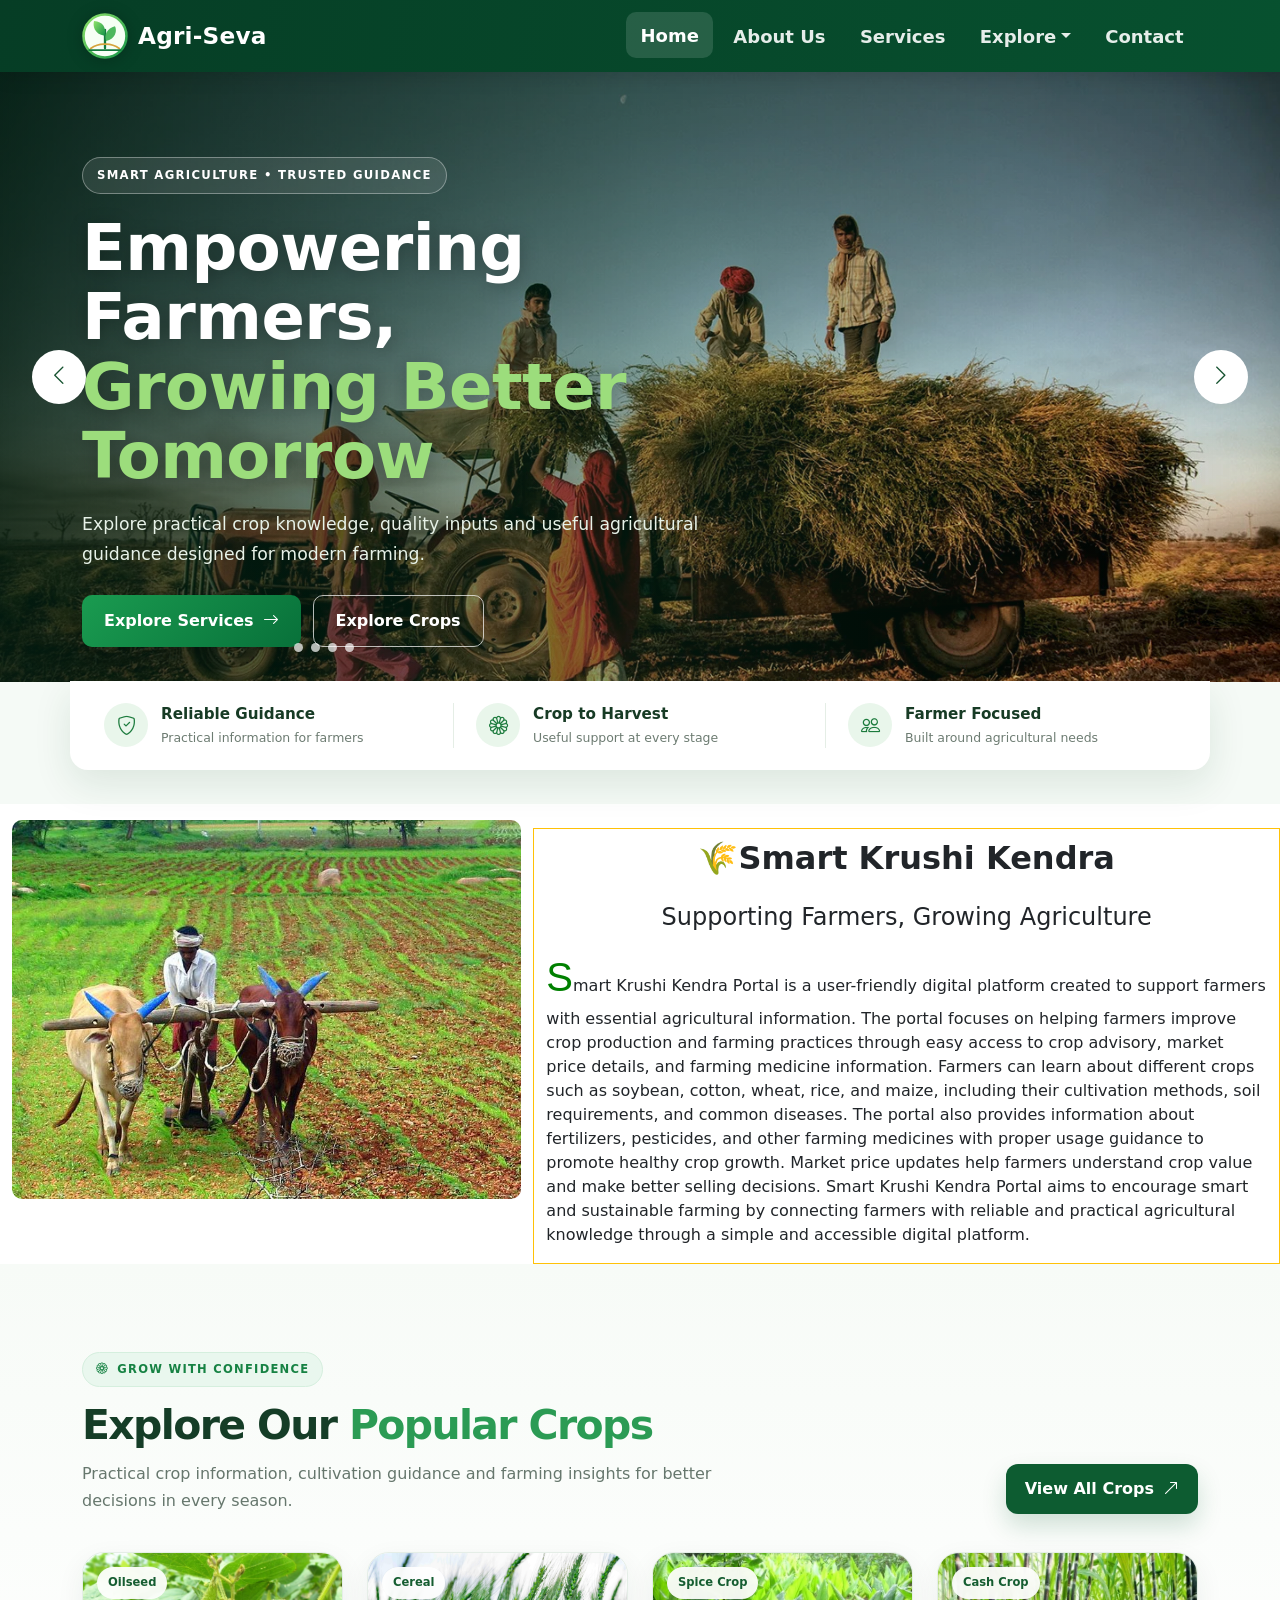
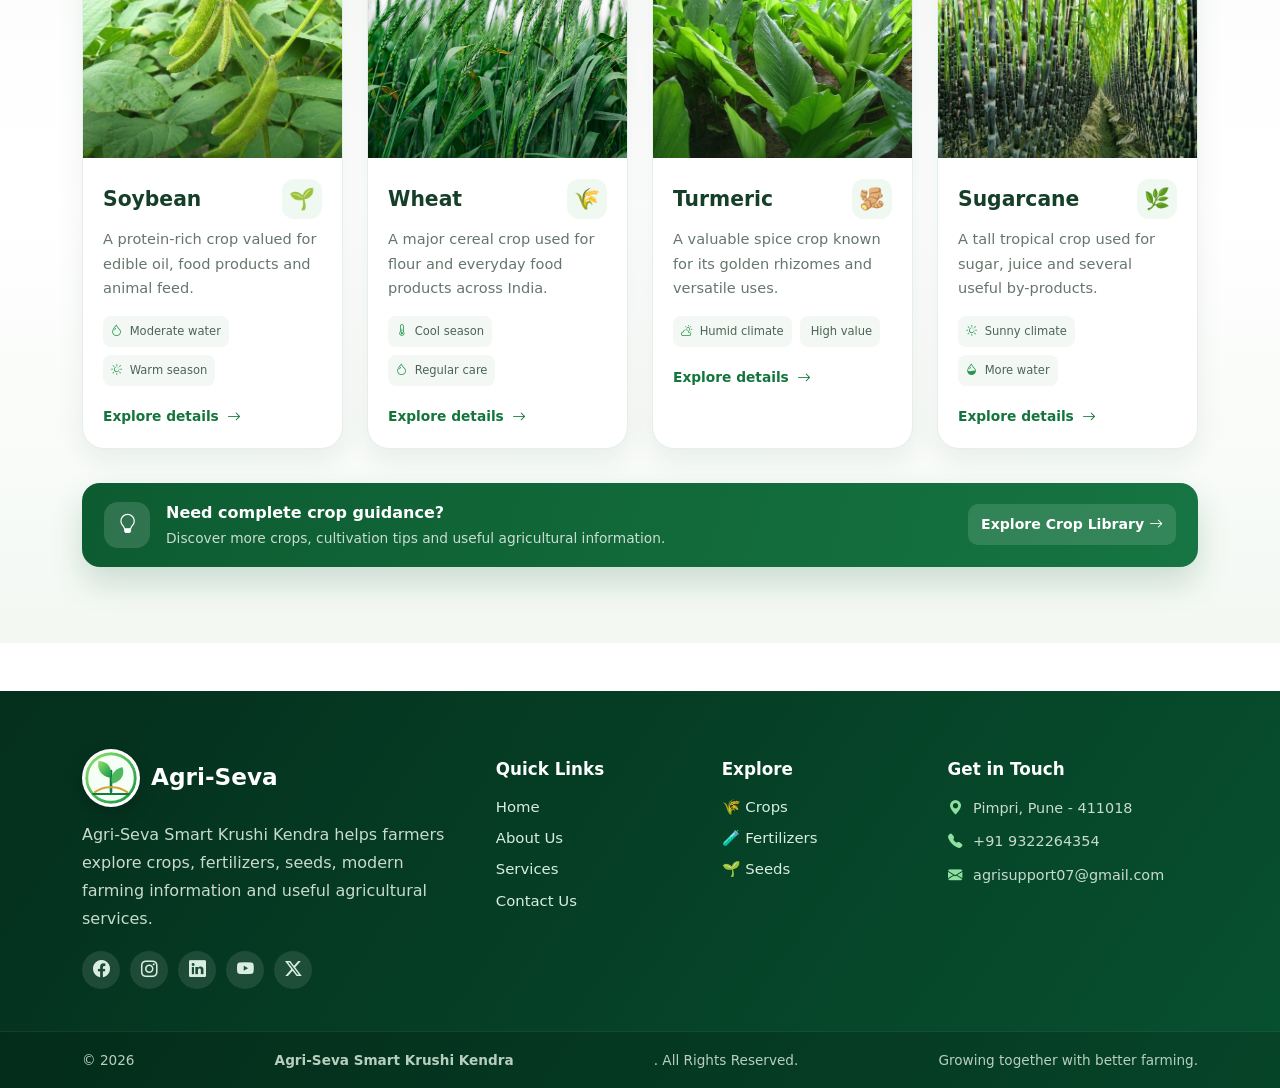
<file: index.html>
<!DOCTYPE html>
<html lang="en">

<head>
    <meta charset="UTF-8">
    <meta name="viewport" content="width=device-width, initial-scale=1.0">
    <title>Home</title>
    <link rel="stylesheet" href="css/index.css">
    <link rel="stylesheet" href="https://cdn.jsdelivr.net/npm/bootstrap-icons@1.13.1/font/bootstrap-icons.min.css">

    <link href="https://cdn.jsdelivr.net/npm/bootstrap@5.3.8/dist/css/bootstrap.min.css" rel="stylesheet"
        integrity="sha384-sRIl4kxILFvY47J16cr9ZwB07vP4J8+LH7qKQnuqkuIAvNWLzeN8tE5YBujZqJLB" crossorigin="anonymous">
</head>

<body>
    <!-- Header section start -->
    <header class="agri-header">
  <nav class="navbar navbar-expand-lg agri-navbar">
    <div class="container">
      <a class="navbar-brand agri-brand" href="index.html"><img src="images/agri-logo.svg" alt="AgriSeva logo"><span>Agri-Seva</span>
      </a>
      <button class="navbar-toggler" type="button" data-bs-toggle="collapse" data-bs-target="#agriMainNav" aria-controls="agriMainNav" aria-expanded="false" aria-label="Open navigation">
        <span class="navbar-toggler-icon"></span>
      </button>
      <div class="collapse navbar-collapse" id="agriMainNav">
        <ul class="navbar-nav ms-auto align-items-lg-center agri-nav-list">
          <li class="nav-item"><a class="nav-link" href="index.html">Home</a></li>
          <li class="nav-item"><a class="nav-link" href="about_Us.html">About Us</a></li>
          <li class="nav-item"><a class="nav-link" href="services.html">Services</a></li>
          <li class="nav-item dropdown">
            <a class="nav-link dropdown-toggle" href="crops.html" role="button" data-bs-toggle="dropdown" aria-expanded="false">Explore</a>
            <ul class="dropdown-menu agri-dropdown shadow border-0">
              <li><a class="dropdown-item" href="crops.html"><span>🌾</span> Crops</a></li>
              <li><a class="dropdown-item" href="fertilizers.html"><span>🧪</span> Fertilizers</a></li>
              <li><a class="dropdown-item" href="seeds.html"><span>🌱</span> Seeds</a></li>
            </ul>
          </li>
          <li class="nav-item"><a class="nav-link" href="contact_us.html">Contact</a></li>
        </ul>
      </div>
    </div>
  </nav>
</header>

    <!-- Header section end -->

    <!-- Main section start -->
    <main>
        <!-- Professional hero slider start -->
        <section class="home-hero" aria-label="Agriculture highlights">
          <div id="agriHeroCarousel" class="carousel slide carousel-fade" data-bs-ride="carousel" data-bs-interval="5200">
            <div class="carousel-indicators hero-indicators">
              <button type="button" data-bs-target="#agriHeroCarousel" data-bs-slide-to="0" class="active" aria-current="true" aria-label="Slide 1"></button>
              <button type="button" data-bs-target="#agriHeroCarousel" data-bs-slide-to="1" aria-label="Slide 2"></button>
              <button type="button" data-bs-target="#agriHeroCarousel" data-bs-slide-to="2" aria-label="Slide 3"></button>
              <button type="button" data-bs-target="#agriHeroCarousel" data-bs-slide-to="3" aria-label="Slide 4"></button>
            </div>
            <div class="carousel-inner">
              <div class="carousel-item active">
                <img src="images/tractor.webp" alt="Tractor working in a green agricultural field">
                <div class="hero-overlay"></div>
                <div class="container hero-caption-wrap"><div class="hero-caption">
                  <span class="hero-kicker">SMART AGRICULTURE • TRUSTED GUIDANCE</span>
                  <h1>Empowering Farmers,<br><strong>Growing Better Tomorrow</strong></h1>
                  <p>Explore practical crop knowledge, quality inputs and useful agricultural guidance designed for modern farming.</p>
                  <div class="hero-actions"><a href="services.html" class="hero-btn primary">Explore Services <i class="bi bi-arrow-right"></i></a><a href="crops.html" class="hero-btn outline">Explore Crops</a></div>
                </div></div>
              </div>
              <div class="carousel-item">
                <img src="images/green-1117267_1280.jpg" alt="Healthy green crop field">
                <div class="hero-overlay"></div>
                <div class="container hero-caption-wrap"><div class="hero-caption">
                  <span class="hero-kicker">CROP INFORMATION</span>
                  <h1>Healthy Crops Start With<br><strong>Better Decisions</strong></h1>
                  <p>Discover crop-wise cultivation practices, soil guidance and seasonal information in one place.</p>
                  <a href="crops.html" class="hero-btn primary">View Crops <i class="bi bi-arrow-right"></i></a>
                </div></div>
              </div>
              <div class="carousel-item">
                <img src="images/urea.jpg" alt="Agricultural fertilizer">
                <div class="hero-overlay"></div>
                <div class="container hero-caption-wrap"><div class="hero-caption">
                  <span class="hero-kicker">QUALITY AGRICULTURAL INPUTS</span>
                  <h1>Feed Your Soil,<br><strong>Support Every Harvest</strong></h1>
                  <p>Learn about fertilizers and their role in balanced crop nutrition and healthy growth.</p>
                  <a href="fertilizers.html" class="hero-btn primary">Explore Fertilizers <i class="bi bi-arrow-right"></i></a>
                </div></div>
              </div>
              <div class="carousel-item">
                <img src="images/seed2 soya.jpeg" alt="Quality seeds for farming">
                <div class="hero-overlay"></div>
                <div class="container hero-caption-wrap"><div class="hero-caption">
                  <span class="hero-kicker">QUALITY SEEDS</span>
                  <h1>Start Strong With<br><strong>Quality Seeds</strong></h1>
                  <p>Explore seed information to help farmers choose suitable options for productive farming.</p>
                  <a href="seeds.html" class="hero-btn primary">Explore Seeds <i class="bi bi-arrow-right"></i></a>
                </div></div>
              </div>
            </div>
            <button class="carousel-control-prev hero-control" type="button" data-bs-target="#agriHeroCarousel" data-bs-slide="prev"><span class="bi bi-chevron-left" aria-hidden="true"></span><span class="visually-hidden">Previous</span></button>
            <button class="carousel-control-next hero-control" type="button" data-bs-target="#agriHeroCarousel" data-bs-slide="next"><span class="bi bi-chevron-right" aria-hidden="true"></span><span class="visually-hidden">Next</span></button>
          </div>
          <div class="hero-trust container"><div><i class="bi bi-shield-check"></i><span><strong>Reliable Guidance</strong><small>Practical information for farmers</small></span></div><div><i class="bi bi-flower1"></i><span><strong>Crop to Harvest</strong><small>Useful support at every stage</small></span></div><div><i class="bi bi-people"></i><span><strong>Farmer Focused</strong><small>Built around agricultural needs</small></span></div></div>
        </section>
        <!-- Professional hero slider end -->

        <!-- Second section start -->
        <section class="mt-3 ">
            <div class="container-fluid">
                <div class="row">
                    <div class="col-md-5">
                        <img src="images/farmer - Google Search.jpeg " alt="agri" class="img-fluid img">

                    </div>


                    <div class="col-md-7 border border-warning mt-2">
                        <h2 class="sty1 "> 🌾Smart Krushi Kendra </h2>
                        <h4 class="sty2">Supporting Farmers, Growing Agriculture</h4>
                        <p class="para1 fpara">Smart Krushi Kendra Portal is a user-friendly digital platform created to
                            support farmers
                            with essential agricultural information. The portal focuses on helping farmers improve crop
                            production and farming practices through easy access to crop advisory, market price details,
                            and farming medicine information. Farmers can learn about different crops such as soybean,
                            cotton, wheat, rice, and maize, including their cultivation methods, soil requirements, and
                            common diseases.

                            The portal also provides information about fertilizers, pesticides, and other farming
                            medicines with proper usage guidance to promote healthy crop growth. Market price updates
                            help farmers understand crop value and make better selling decisions. Smart Krushi Kendra
                            Portal aims to encourage smart and sustainable farming by connecting farmers with reliable
                            and practical agricultural knowledge through a simple and accessible digital platform.</p>
                    </div>
                </div>
            </div>

        </section>
        <!-- Second section End-->

        <!-- Featured Crops section start -->
        <section class="featured-crops-section" id="featured-crops">
            <div class="container">
                <div class="crops-section-head">
                    <div>
                        <span class="section-kicker"><i class="bi bi-flower1"></i> GROW WITH CONFIDENCE</span>
                        <h2>Explore Our <span>Popular Crops</span></h2>
                        <p>Practical crop information, cultivation guidance and farming insights for better decisions in every season.</p>
                    </div>
                    <a class="all-crops-btn" href="crops.html">View All Crops <i class="bi bi-arrow-up-right"></i></a>
                </div>

                <div class="row g-4 featured-crop-grid">
                    <div class="col-md-6 col-lg-3">
                        <article class="featured-crop-card">
                            <div class="crop-image-wrap">
                                <img src="images/soy-941737_1280.jpg" alt="Soybean crop field">
                                <span class="crop-badge">Oilseed</span>
                            </div>
                            <div class="featured-crop-body">
                                <div class="crop-title-row"><h3>Soybean</h3><span>🌱</span></div>
                                <p>A protein-rich crop valued for edible oil, food products and animal feed.</p>
                                <div class="crop-meta"><span><i class="bi bi-droplet"></i> Moderate water</span><span><i class="bi bi-sun"></i> Warm season</span></div>
                                <a href="crops.html" class="crop-link">Explore details <i class="bi bi-arrow-right"></i></a>
                            </div>
                        </article>
                    </div>
                    <div class="col-md-6 col-lg-3">
                        <article class="featured-crop-card">
                            <div class="crop-image-wrap">
                                <img src="images/gheu.jpg" alt="Wheat crop field">
                                <span class="crop-badge">Cereal</span>
                            </div>
                            <div class="featured-crop-body">
                                <div class="crop-title-row"><h3>Wheat</h3><span>🌾</span></div>
                                <p>A major cereal crop used for flour and everyday food products across India.</p>
                                <div class="crop-meta"><span><i class="bi bi-thermometer-half"></i> Cool season</span><span><i class="bi bi-droplet"></i> Regular care</span></div>
                                <a href="crops.html" class="crop-link">Explore details <i class="bi bi-arrow-right"></i></a>
                            </div>
                        </article>
                    </div>
                    <div class="col-md-6 col-lg-3">
                        <article class="featured-crop-card">
                            <div class="crop-image-wrap">
                                <img src="images/turmeric2.jpeg" alt="Fresh turmeric crop">
                                <span class="crop-badge">Spice Crop</span>
                            </div>
                            <div class="featured-crop-body">
                                <div class="crop-title-row"><h3>Turmeric</h3><span>🫚</span></div>
                                <p>A valuable spice crop known for its golden rhizomes and versatile uses.</p>
                                <div class="crop-meta"><span><i class="bi bi-cloud-sun"></i> Humid climate</span><span><i class="bi bi-leaf"></i> High value</span></div>
                                <a href="crops.html" class="crop-link">Explore details <i class="bi bi-arrow-right"></i></a>
                            </div>
                        </article>
                    </div>
                    <div class="col-md-6 col-lg-3">
                        <article class="featured-crop-card">
                            <div class="crop-image-wrap">
                                <img src="images/sugarcane.webp" alt="Sugarcane crop">
                                <span class="crop-badge">Cash Crop</span>
                            </div>
                            <div class="featured-crop-body">
                                <div class="crop-title-row"><h3>Sugarcane</h3><span>🌿</span></div>
                                <p>A tall tropical crop used for sugar, juice and several useful by-products.</p>
                                <div class="crop-meta"><span><i class="bi bi-sun"></i> Sunny climate</span><span><i class="bi bi-droplet-half"></i> More water</span></div>
                                <a href="crops.html" class="crop-link">Explore details <i class="bi bi-arrow-right"></i></a>
                            </div>
                        </article>
                    </div>
                </div>

                <div class="crops-bottom-strip">
                    <div class="strip-icon"><i class="bi bi-lightbulb"></i></div>
                    <div><strong>Need complete crop guidance?</strong><span>Discover more crops, cultivation tips and useful agricultural information.</span></div>
                    <a href="crops.html">Explore Crop Library <i class="bi bi-arrow-right"></i></a>
                </div>
            </div>
        </section>
        <!-- Featured Crops section end -->

<div class="modal fade" id="Soybean" tabindex="-1" aria-labelledby="exampleModalLabel" aria-hidden="true">
        <div class="modal-dialog  modal-dialog-scrollable modal-xl">
            <div class="modal-content">
                <div class="modal-header">
                    <h1 class="modal-title fs-5" id="exampleModalLabel">Soybean 🌱</h1>
                    <button type="button" class="btn-close" data-bs-dismiss="modal" aria-label="Close"></button>
                </div>
                <div class="modal-body">
                    <div class="container">
                        <div class="row">
                            <div class="col-md-6">
                                <img src="images/green soy.jpeg" alt="" class="img-fluid mb-2">
                                <div class="row">
                                    <div class="col-md-6 mt-2">
                                        <img src="images/seed soy1.jpeg" alt="seed" class="img-fluid">

                                    </div>
                                    <div class="col-md-6 mt-2">
                                        <img src="images/seed2 soya.jpeg" alt="seed 2" class="img-fluid ">
                                    </div>

                                </div>

                            </div>
                            <div class="col-md-6 mt-2">
                                <h3>Soybean(सोयाबीन) 🌱</h3>
                                <p>Soybean is an important crop grown by many farmers in India. It is mainly used for
                                    making edible oil and animal feed, and it is also rich in protein. Soybean plants
                                    help
                                    improve soil fertility because they add nitrogen to the soil, which is helpful for
                                    the
                                    next crop. This crop is mostly grown during the Kharif season, which starts with the
                                    monsoon rains. Farmers usually sow soybean seeds in June or July, when there is
                                    enough
                                    rainfall and warm weather. The crop grows well in a moderate climate and does not
                                    need
                                    too much irrigation if rainfall is good. Soybean takes about 90 to 120 days to grow
                                    fully, depending on the variety and weather conditions. During this time, proper
                                    care
                                    such as weeding and pest control is important for good yield. Harvesting is done
                                    when
                                    the leaves turn yellow and the pods become dry, usually in September or October.
                                    Soybean
                                    is a valuable crop because it gives good income to farmers, improves soil health,
                                    and
                                    supports sustainable agriculture.Soybean is an important oilseed and legume crop
                                    widely
                                    cultivated in India. It is a major source of edible oil and high-quality protein.
                                    Soybean also helps improve soil fertility by fixing nitrogen in the soil, making it
                                    beneficial for crop rotation.</p>

                                <div class="row mt-4">
                                    <div class="col-md-6 mt-3">
                                        <h4>Season :</h4>
                                        <ul>
                                            <li>🌧️ Kharif Season (खरीप) :</li>
                                            <li>Sowing: June – July </li>
                                            <li>Harvesting: September – October</li>
                                        </ul>


                                    </div>
                                    <div class="col-md-6 mt-3">
                                        <h4>Duration:</h4>
                                        <ul>
                                            <li>3 to 4 Months</li>
                                        </ul>
                                    </div>
                                </div>


                            </div>
                        </div>
                    </div>
                </div>
                <div class="modal-footer">
                    <button type="button" class="btn btn-secondary" data-bs-dismiss="modal">Close</button>
                    <!-- <button type="button" class="btn btn-primary">Save changes</button> -->
                </div>
            </div>
        </div>
    </div>

    <!-- soyaben crop info  end-->
    <!-- wheat crop info start -->
    <div class="modal fade" id="Wheat" tabindex="-1" aria-labelledby="exampleModalLabel" aria-hidden="true">
        <div class="modal-dialog  modal-dialog-scrollable modal-xl">
            <div class="modal-content">
                <div class="modal-header">
                    <h1 class="modal-title fs-5" id="exampleModalLabel">Wheat🌾</h1>
                    <button type="button" class="btn-close" data-bs-dismiss="modal" aria-label="Close"></button>
                </div>
                <div class="modal-body">
                    <div class="container">
                        <div class="row">
                            <div class="col-md-6">
                                <img src="images/wheat 34.jpeg" alt="wheat" class="img-fluid mb-2">
                                <div class="row">
                                    <div class="col-md-6 mt-2">
                                        <img src="images/wheat3.jpeg" alt="seed" class="img-fluid">

                                    </div>
                                    <div class="col-md-6 mt-2">
                                        <img src="images/close-up-green-wheat.jpg" alt="seed 2" class="img-fluid ">
                                    </div>

                                </div>

                            </div>
                            <div class="col-md-6 mt-2">
                                <h3>Wheat(गहू) 🌾</h3>
                                <p>Wheat is one of the most important food crops grown in India and many other
                                    countries. It is a major source of food for millions of people and is used to
                                    prepare chapati, bread, pasta, biscuits, and other food items. Wheat grains are rich
                                    in carbohydrates, which provide energy, and also contain protein, fiber, and
                                    essential nutrients. Because of its high food value, wheat plays a vital role in
                                    daily nutrition and food security.

                                    Wheat plants grow well in fertile, well-drained soil and need proper care for good
                                    production. Farmers prepare the land properly before sowing and use quality seeds to
                                    get better yield. Regular irrigation, especially during early growth and flowering
                                    stages, helps the crop grow healthy. Timely removal of weeds and protection from
                                    pests and diseases are important to avoid crop loss. Modern farming methods and
                                    balanced use of fertilizers help improve wheat production.

                                    Wheat farming supports the livelihood of many farmers and contributes significantly
                                    to the agricultural economy. It is a reliable crop that provides stable income and
                                    ensures a steady supply of food. Due to its importance in nutrition and agriculture,
                                    wheat continues to be one of the most valuable crops worldwide.</p>

                                <div class="row mt-4">
                                    <div class="col-md-6 mt-3">
                                        <h4>Season :</h4>
                                        <ul>
                                            <li>Rabi (रब्बी) Season:</li>
                                            <li>Sowing Time: October – November</li>
                                            <li>Harvesting Time: March – April</li>
                                        </ul>

                                    </div>
                                    <div class="col-md-6 mt-3">
                                        <h4>Duration:</h4>
                                        <ul>
                                            <li> 4 to 5 months</li>
                                        </ul>

                                    </div>
                                </div>


                            </div>
                        </div>
                    </div>
                </div>
                <div class="modal-footer">
                    <button type="button" class="btn btn-secondary" data-bs-dismiss="modal">Close</button>
                    <!-- <button type="button" class="btn btn-primary">Save changes</button> -->
                </div>
            </div>
        </div>
    </div>

    <!-- wheat crop info end-->
    <!-- Turmeric crop info start -->

    <div class="modal fade" id="Turmeric" tabindex="-1" aria-labelledby="exampleModalLabel" aria-hidden="true">
        <div class="modal-dialog  modal-dialog-scrollable modal-xl">
            <div class="modal-content">
                <div class="modal-header">
                    <h1 class="modal-title fs-5" id="exampleModalLabel">Turmeric 🫚</h1>
                    <button type="button" class="btn-close" data-bs-dismiss="modal" aria-label="Close"></button>
                </div>
                <div class="modal-body">
                    <div class="container">
                        <div class="row">
                            <div class="col-md-6">
                                <img src="images/turmeric.jpeg" alt="" class="img-fluid mb-2">
                                <div class="row">
                                    <div class="col-md-6 mt-2">
                                        <img src="images/1332105-turmeric.jpg" alt="seed" class="img-fluid">

                                    </div>
                                    <div class="col-md-6 mt-2">
                                        <img src="images/turmeric3.jpg" alt="seed 2" class="img-fluid ">
                                    </div>

                                </div>

                            </div>
                            <div class="col-md-6 mt-2">
                                <h3>Turmeric(हळद) 🫚</h3>
                                <p>Turmeric is an important spice crop widely grown in India. It is well known for its
                                    yellow color and is commonly used in cooking, medicine, and religious purposes.
                                    Turmeric has many health benefits and is valued for its antibacterial and medicinal
                                    properties. Because of its high demand in domestic and international markets,
                                    turmeric is an important cash crop for farmers.

                                    Turmeric grows well in warm and humid climate and requires moderate rainfall. It is
                                    usually cultivated in fertile, well-drained soil rich in organic matter. Farmers
                                    prepare the land properly and plant turmeric rhizomes instead of seeds. Regular
                                    watering, timely weeding, and proper nutrient management are important for healthy
                                    crop growth. Turmeric plants take several months to mature and need careful
                                    attention during the growing period.

                                    Turmeric is mainly grown during the Kharif season. Planting is done in June or July
                                    with the onset of monsoon rains. The crop is harvested after the leaves turn yellow
                                    and dry, usually between January and February. Turmeric has a long growing period,
                                    but it gives good returns to farmers. It improves farm income and supports
                                    sustainable agriculture. Due to its wide use in food, medicine, and cosmetics,
                                    turmeric remains a valuable crop in Indian agriculture.</p>

                                <div class="row mt-4">
                                    <div class="col-md-6 mt-3">
                                        <h4>Season :</h4>
                                        <ul>
                                            <li>🌧️ Kharif Season (खरीप) :</li>
                                            <li>Sowing: June – July </li>
                                            <li>Harvesting Time: February- March_April</li>
                                        </ul>


                                    </div>
                                    <div class="col-md-6 mt-3">
                                        <h4>Duration:</h4>
                                        <ul>
                                            <li> 8 to 9 Month</li>
                                            <li class="mt-3">Turmeric is an annual crop with a growing period of about 8
                                                to 9 months.</li>
                                        </ul>
                                    </div>
                                </div>


                            </div>
                        </div>
                    </div>
                </div>
                <div class="modal-footer">
                    <button type="button" class="btn btn-secondary" data-bs-dismiss="modal">Close</button>
                    <!-- <button type="button" class="btn btn-primary">Save changes</button> -->
                </div>
            </div>
        </div>
    </div>

    <!-- Turmeric crop info end -->
    <!-- Sugarcane crop info start -->
    <div class="modal fade" id="Sugarcane" tabindex="-1" aria-labelledby="exampleModalLabel" aria-hidden="true">
        <div class="modal-dialog  modal-dialog-scrollable modal-xl">
            <div class="modal-content">
                <div class="modal-header">
                    <h1 class="modal-title fs-5" id="exampleModalLabel">Sugarcane 🌾</h1>
                    <button type="button" class="btn-close" data-bs-dismiss="modal" aria-label="Close"></button>
                </div>
                <div class="modal-body">
                    <div class="container">
                        <div class="row">
                            <div class="col-md-6">
                                <img src="images/sugarcane1.jpg" alt="" class="img-fluid mb-2">
                                <div class="row">
                                    <div class="col-md-6 mt-2">
                                        <img src="images/webtechexperts-sugarcane-5388614_1280.jpg" alt="seed"
                                            class="img-fluid">

                                    </div>
                                    <div class="col-md-6 mt-2">
                                        <img src="images/sugarcane.webp" alt="seed 2" class="img-fluid ">
                                    </div>

                                </div>

                            </div>
                            <div class="col-md-6 mt-2">
                                <h3>Sugarcane / ऊस 🌾</h3>
                                <p>Sugarcane is an important commercial crop grown widely in India, especially in
                                    Maharashtra. It is mainly cultivated for producing sugar, jaggery (gul), and
                                    molasses. Sugarcane needs a warm climate, plenty of sunlight, and sufficient water
                                    for good growth. The crop grows tall with long, jointed stems filled with sweet
                                    juice.

                                    Farmers usually plant sugarcane using stem cuttings called setts. After planting,
                                    regular irrigation and proper fertilizer application are very important because
                                    sugarcane is a long-duration and water-loving crop. Weed control in the early stages
                                    helps in better growth.

                                    Sugarcane improves farmers’ income as it gives high yield when managed properly.
                                    After harvesting, the leftover crop waste is also useful as cattle fodder and for
                                    making compost. Sugarcane plays a major role in rural employment and supports many
                                    agro-based industries like sugar factories and jaggery units. With good soil
                                    management and timely care, sugarcane provides stable and profitable returns to
                                    farmers.</p>

                                <div class="row mt-4">
                                    <div class="col-md-6 mt-3">
                                        <h4>Season :</h4>
                                        <ul>
                                            <li>Kharif planting: June – July</li>
                                            <li>Rabi planting: Oct–Nov </li>

                                        </ul>


                                    </div>
                                    <div class="col-md-6 mt-3">
                                        <h4>Duration:</h4>
                                        <ul>
                                            <li>12 to 18 months</li>
                                            <li class="mt-3">Sugarcane grown as an annual crop and can be planted in
                                                both seasons, depending on region and irrigation.
                                            </li>
                                        </ul>
                                    </div>
                                </div>


                            </div>
                        </div>
                    </div>
                </div>
                <div class="modal-footer">
                    <button type="button" class="btn btn-secondary" data-bs-dismiss="modal">Close</button>
                    <!-- <button type="button" class="btn btn-primary">Save changes</button> -->
                </div>
            </div>
        </div>
    </div>

    <!-- Sugarcane crop info End-->






    <!-- footer section start -->

    <footer class="agri-footer">
  <div class="container agri-footer-grid">
    <div class="footer-about">
      <a class="footer-logo" href="index.html"><img src="images/agri-logo.svg" alt="AgriSeva logo"><span>Agri-Seva</span></a>
      <p>Agri-Seva Smart Krushi Kendra helps farmers explore crops, fertilizers, seeds, modern farming information and useful agricultural services.</p>
      <div class="social-links" aria-label="Social media links">
        <a href="https://www.facebook.com/" target="_blank" rel="noopener noreferrer" aria-label="Facebook"><i class="bi bi-facebook"></i></a>
        <a href="https://www.instagram.com/" target="_blank" rel="noopener noreferrer" aria-label="Instagram"><i class="bi bi-instagram"></i></a>
        <a href="https://www.linkedin.com/" target="_blank" rel="noopener noreferrer" aria-label="LinkedIn"><i class="bi bi-linkedin"></i></a>
        <a href="https://www.youtube.com/" target="_blank" rel="noopener noreferrer" aria-label="YouTube"><i class="bi bi-youtube"></i></a>
        <a href="https://x.com/" target="_blank" rel="noopener noreferrer" aria-label="X"><i class="bi bi-twitter-x"></i></a>
      </div>
    </div>
    <div class="footer-links">
      <h4>Quick Links</h4>
      <a href="index.html">Home</a><a href="about_Us.html">About Us</a><a href="services.html">Services</a><a href="contact_us.html">Contact Us</a>
    </div>
    <div class="footer-links">
      <h4>Explore</h4>
      <a href="crops.html">🌾 Crops</a><a href="fertilizers.html">🧪 Fertilizers</a><a href="seeds.html">🌱 Seeds</a>
    </div>
    <div class="footer-contact">
      <h4>Get in Touch</h4>
      <p><i class="bi bi-geo-alt-fill"></i> Pimpri, Pune - 411018</p>
      <p><i class="bi bi-telephone-fill"></i> +91 9322264354</p>
      <p><i class="bi bi-envelope-fill"></i> agrisupport07@gmail.com</p>
    </div>
  </div>
  <div class="agri-footer-bottom"><div class="container">© 2026 <strong>Agri-Seva Smart Krushi Kendra</strong>. All Rights Reserved. <span>Growing together with better farming.</span></div></div>
</footer>
    <!-- footer section End -->


    <script src="https://cdn.jsdelivr.net/npm/bootstrap@5.3.8/dist/js/bootstrap.bundle.min.js"
        integrity="sha384-FKyoEForCGlyvwx9Hj09JcYn3nv7wiPVlz7YYwJrWVcXK/BmnVDxM+D2scQbITxI"
        crossorigin="anonymous"></script>

    <script>
        function submitted() {
            alert("!Thank you for Subscribing 🙏! You will now receive the latest crop updates, farming tips, and agricultural guidance in your email.");
        }

    </script>
<script>document.addEventListener('DOMContentLoaded',function(){const page=location.pathname.split('/').pop()||'index.html';document.querySelectorAll('.agri-navbar .nav-link').forEach(a=>{const href=a.getAttribute('href');if(href===page||(href==='crops.html'&&['crops.html','fertilizers.html','seeds.html'].includes(page)))a.classList.add('active');});});</script>
<script src="js/site-enhancements.js"></script>
</body>

</html>
</file>
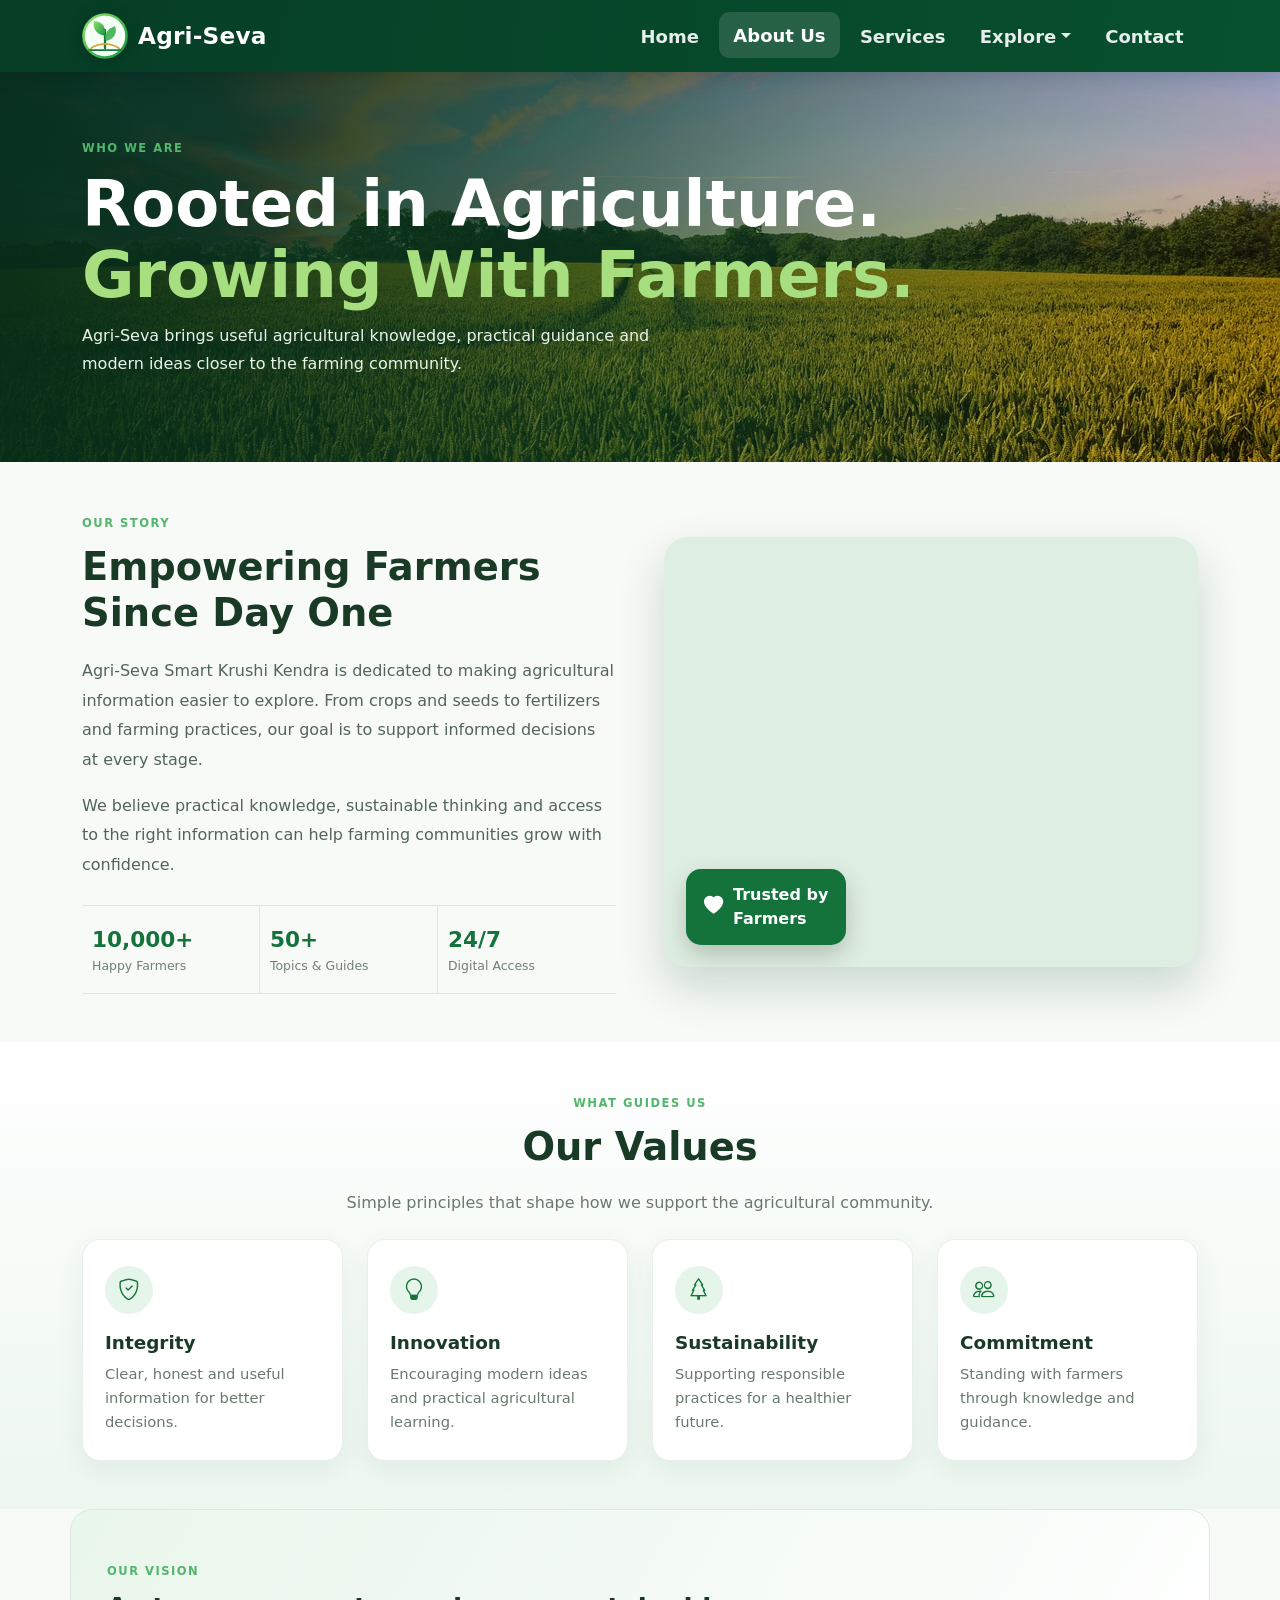
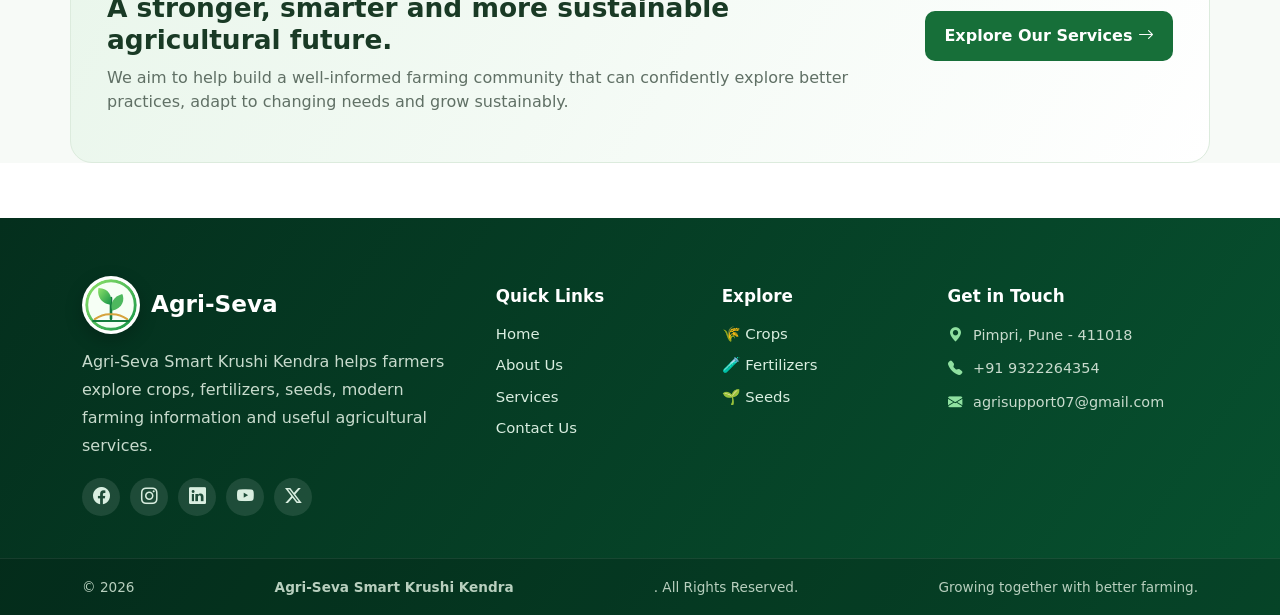
<file: about_Us.html>
<!DOCTYPE html>
<html lang="en">

<head>
    <meta charset="UTF-8">
    <meta name="viewport" content="width=device-width, initial-scale=1.0">
    <title>About us</title>
    <link rel="stylesheet" href="css/index.css">
    <link rel="stylesheet" href="css/about.css">
    <link rel="stylesheet" href="https://cdn.jsdelivr.net/npm/bootstrap-icons@1.13.1/font/bootstrap-icons.min.css">

    <link href="https://cdn.jsdelivr.net/npm/bootstrap@5.3.8/dist/css/bootstrap.min.css" rel="stylesheet"
        integrity="sha384-sRIl4kxILFvY47J16cr9ZwB07vP4J8+LH7qKQnuqkuIAvNWLzeN8tE5YBujZqJLB" crossorigin="anonymous">
</head>

<body>
    <!-- Header section start -->
  <header class="agri-header">
  <nav class="navbar navbar-expand-lg agri-navbar">
    <div class="container">
      <a class="navbar-brand agri-brand" href="index.html"><img src="images/agri-logo.svg" alt="AgriSeva logo"><span>Agri-Seva</span>
      </a>
      <button class="navbar-toggler" type="button" data-bs-toggle="collapse" data-bs-target="#agriMainNav" aria-controls="agriMainNav" aria-expanded="false" aria-label="Open navigation">
        <span class="navbar-toggler-icon"></span>
      </button>
      <div class="collapse navbar-collapse" id="agriMainNav">
        <ul class="navbar-nav ms-auto align-items-lg-center agri-nav-list">
          <li class="nav-item"><a class="nav-link" href="index.html">Home</a></li>
          <li class="nav-item"><a class="nav-link" href="about_Us.html">About Us</a></li>
          <li class="nav-item"><a class="nav-link" href="services.html">Services</a></li>
          <li class="nav-item dropdown">
            <a class="nav-link dropdown-toggle" href="crops.html" role="button" data-bs-toggle="dropdown" aria-expanded="false">Explore</a>
            <ul class="dropdown-menu agri-dropdown shadow border-0">
              <li><a class="dropdown-item" href="crops.html"><span>🌾</span> Crops</a></li>
              <li><a class="dropdown-item" href="fertilizers.html"><span>🧪</span> Fertilizers</a></li>
              <li><a class="dropdown-item" href="seeds.html"><span>🌱</span> Seeds</a></li>
            </ul>
          </li>
          <li class="nav-item"><a class="nav-link" href="contact_us.html">Contact</a></li>
        </ul>
      </div>
    </div>
  </nav>
</header>

      <!-- Header section end -->


    <!-- main section start -->
    <main class="about-modern">
      <section class="about-hero">
        <img src="images/banner_farm.jpg" alt="Farmer looking over a green field">
        <div class="about-hero-overlay"></div>
        <div class="container about-hero-content"><span>WHO WE ARE</span><h1>Rooted in Agriculture.<br><strong>Growing With Farmers.</strong></h1><p>Agri-Seva brings useful agricultural knowledge, practical guidance and modern ideas closer to the farming community.</p></div>
      </section>
      <section class="about-intro container py-5">
        <div class="row align-items-center g-5">
          <div class="col-lg-6"><span class="section-tag">OUR STORY</span><h2>Empowering Farmers<br>Since Day One</h2><p>Agri-Seva Smart Krushi Kendra is dedicated to making agricultural information easier to explore. From crops and seeds to fertilizers and farming practices, our goal is to support informed decisions at every stage.</p><p>We believe practical knowledge, sustainable thinking and access to the right information can help farming communities grow with confidence.</p><div class="about-numbers"><div><strong>10,000+</strong><span>Happy Farmers</span></div><div><strong>50+</strong><span>Topics & Guides</span></div><div><strong>24/7</strong><span>Digital Access</span></div></div></div>
          <div class="col-lg-6"><div class="about-showcase" aria-label="Agriculture image slideshow">
            <img class="about-slide slide-a" src="images/farmer_img.jpg" alt="Farmer in agricultural field"><img class="about-slide slide-b" src="images/green-1117267_1280.jpg" alt="Green crop field"><img class="about-slide slide-c" src="images/tractor.webp" alt="Tractor on farm"><img class="about-slide slide-d" src="images/ind_farmers.jpg" alt="Indian farmers">
            <div class="showcase-badge"><i class="bi bi-heart-fill"></i><strong>Trusted by<br>Farmers</strong></div>
          </div></div>
        </div>
      </section>
      <section class="about-values-section"><div class="container py-5"><div class="text-center mb-4"><span class="section-tag">WHAT GUIDES US</span><h2>Our Values</h2><p>Simple principles that shape how we support the agricultural community.</p></div><div class="row g-4"><div class="col-md-6 col-lg-3"><article class="value-card"><i class="bi bi-shield-check"></i><h3>Integrity</h3><p>Clear, honest and useful information for better decisions.</p></article></div><div class="col-md-6 col-lg-3"><article class="value-card"><i class="bi bi-lightbulb"></i><h3>Innovation</h3><p>Encouraging modern ideas and practical agricultural learning.</p></article></div><div class="col-md-6 col-lg-3"><article class="value-card"><i class="bi bi-tree"></i><h3>Sustainability</h3><p>Supporting responsible practices for a healthier future.</p></article></div><div class="col-md-6 col-lg-3"><article class="value-card"><i class="bi bi-people"></i><h3>Commitment</h3><p>Standing with farmers through knowledge and guidance.</p></article></div></div></div></section>
      <section class="about-vision container py-5"><div><span class="section-tag">OUR VISION</span><h2>A stronger, smarter and more sustainable agricultural future.</h2><p>We aim to help build a well-informed farming community that can confidently explore better practices, adapt to changing needs and grow sustainably.</p></div><a href="services.html" class="vision-btn">Explore Our Services <i class="bi bi-arrow-right"></i></a></section>
    </main>
    <!-- main section end -->

    <!-- footer section start -->

    <footer class="agri-footer">
  <div class="container agri-footer-grid">
    <div class="footer-about">
      <a class="footer-logo" href="index.html"><img src="images/agri-logo.svg" alt="AgriSeva logo"><span>Agri-Seva</span></a>
      <p>Agri-Seva Smart Krushi Kendra helps farmers explore crops, fertilizers, seeds, modern farming information and useful agricultural services.</p>
      <div class="social-links" aria-label="Social media links">
        <a href="https://www.facebook.com/" target="_blank" rel="noopener noreferrer" aria-label="Facebook"><i class="bi bi-facebook"></i></a>
        <a href="https://www.instagram.com/" target="_blank" rel="noopener noreferrer" aria-label="Instagram"><i class="bi bi-instagram"></i></a>
        <a href="https://www.linkedin.com/" target="_blank" rel="noopener noreferrer" aria-label="LinkedIn"><i class="bi bi-linkedin"></i></a>
        <a href="https://www.youtube.com/" target="_blank" rel="noopener noreferrer" aria-label="YouTube"><i class="bi bi-youtube"></i></a>
        <a href="https://x.com/" target="_blank" rel="noopener noreferrer" aria-label="X"><i class="bi bi-twitter-x"></i></a>
      </div>
    </div>
    <div class="footer-links">
      <h4>Quick Links</h4>
      <a href="index.html">Home</a><a href="about_Us.html">About Us</a><a href="services.html">Services</a><a href="contact_us.html">Contact Us</a>
    </div>
    <div class="footer-links">
      <h4>Explore</h4>
      <a href="crops.html">🌾 Crops</a><a href="fertilizers.html">🧪 Fertilizers</a><a href="seeds.html">🌱 Seeds</a>
    </div>
    <div class="footer-contact">
      <h4>Get in Touch</h4>
      <p><i class="bi bi-geo-alt-fill"></i> Pimpri, Pune - 411018</p>
      <p><i class="bi bi-telephone-fill"></i> +91 9322264354</p>
      <p><i class="bi bi-envelope-fill"></i> agrisupport07@gmail.com</p>
    </div>
  </div>
  <div class="agri-footer-bottom"><div class="container">© 2026 <strong>Agri-Seva Smart Krushi Kendra</strong>. All Rights Reserved. <span>Growing together with better farming.</span></div></div>
</footer>
    <!-- footer section End -->


    <script src="https://cdn.jsdelivr.net/npm/bootstrap@5.3.8/dist/js/bootstrap.bundle.min.js"
        integrity="sha384-FKyoEForCGlyvwx9Hj09JcYn3nv7wiPVlz7YYwJrWVcXK/BmnVDxM+D2scQbITxI"
        crossorigin="anonymous"></script>

    <script>
        function submitted() {
            alert("!Thank you for Subscribing 🙏! You will now receive the latest crop updates, farming tips, and agricultural guidance in your email.");
        }

    </script>

<script>document.addEventListener('DOMContentLoaded',function(){const page=location.pathname.split('/').pop()||'index.html';document.querySelectorAll('.agri-navbar .nav-link').forEach(a=>{const href=a.getAttribute('href');if(href===page||(href==='crops.html'&&['crops.html','fertilizers.html','seeds.html'].includes(page)))a.classList.add('active');});});</script>
<script src="js/site-enhancements.js"></script>
</body>

</html>
</file>
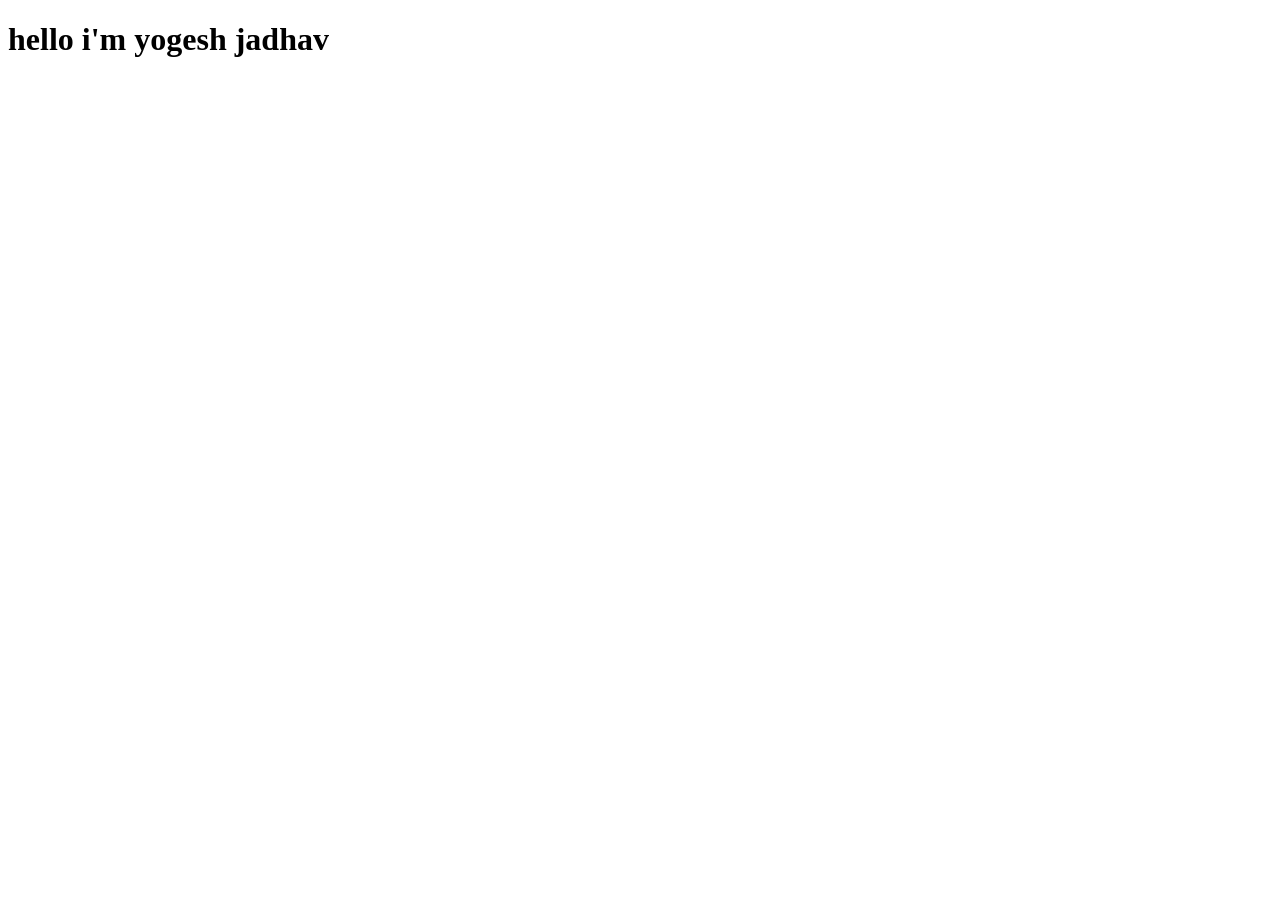
<file: contact.html>
<!DOCTYPE html>
<html lang="en">
<head>
    <meta charset="UTF-8">
    <meta name="viewport" content="width=device-width, initial-scale=1.0">
    <title>Document</title>
</head>
<body>
    <h1>hello i'm yogesh jadhav</h1>
</body>
</html>
</file>
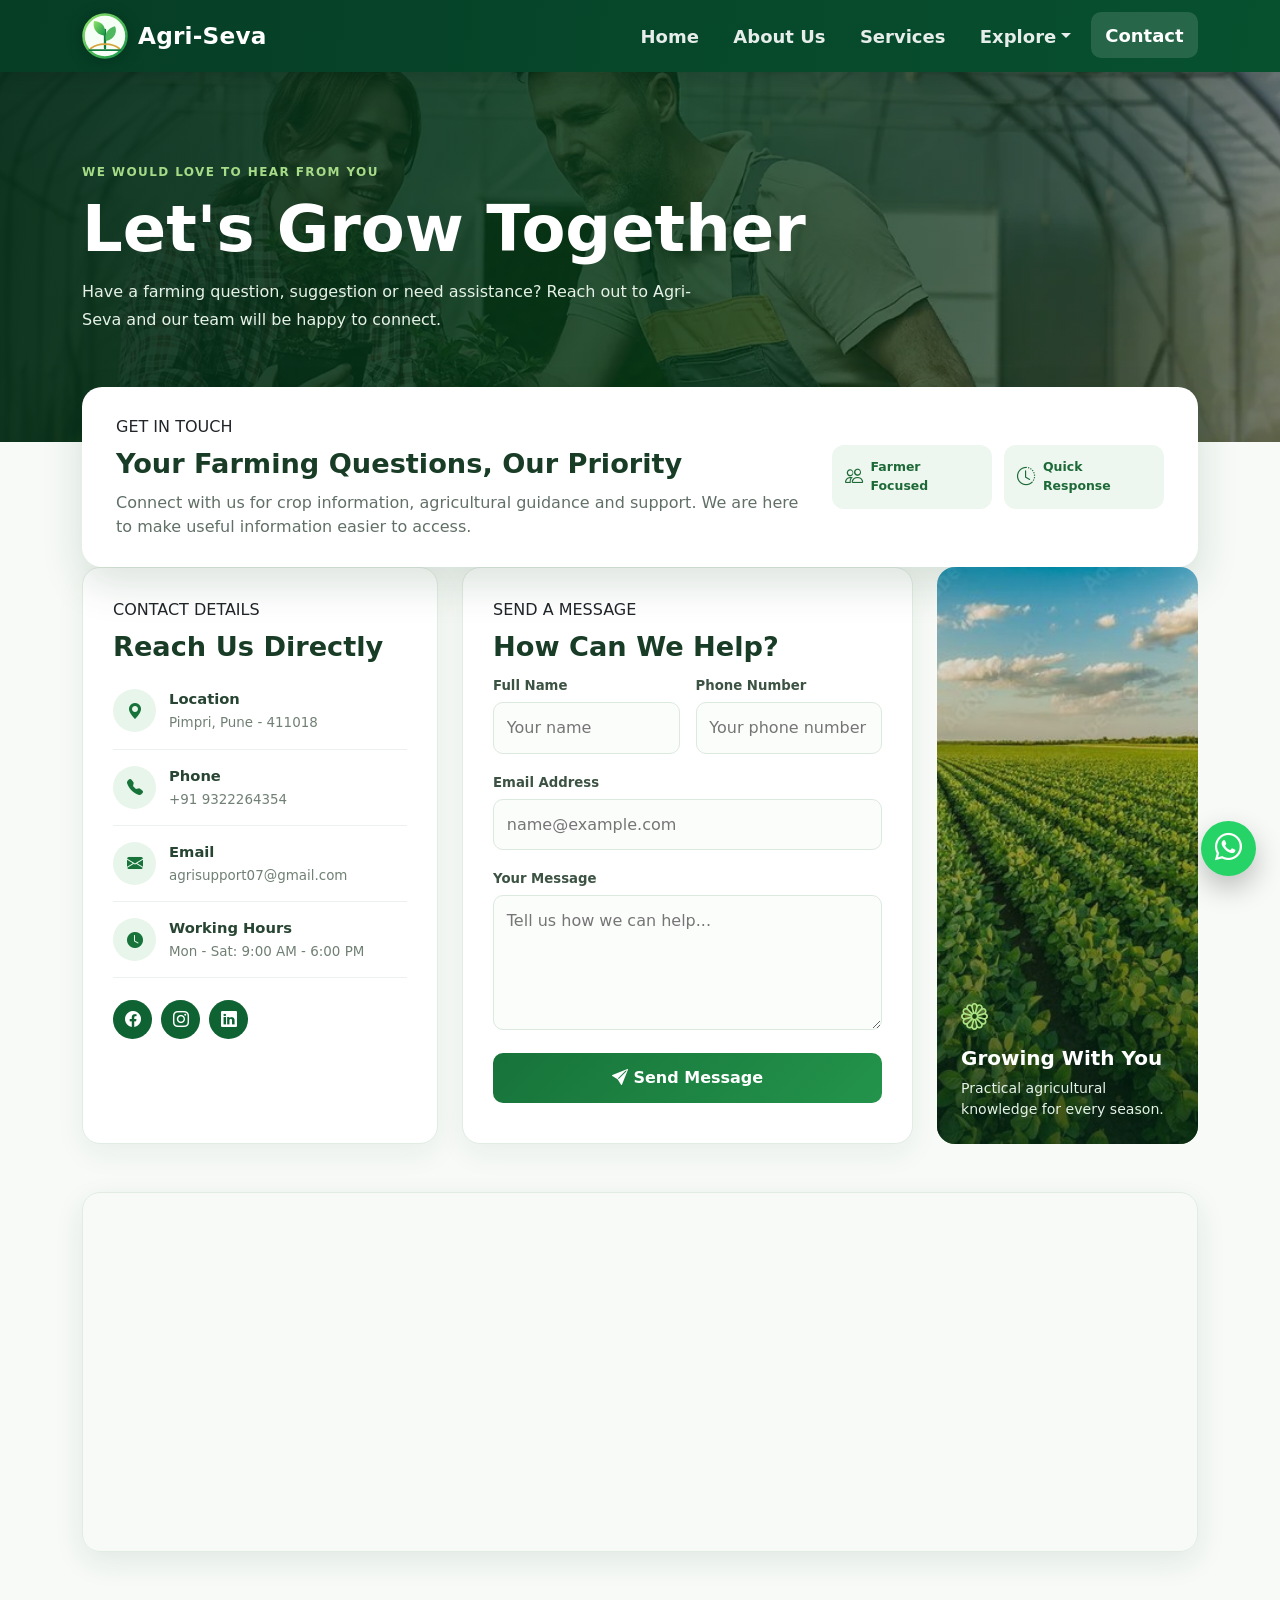
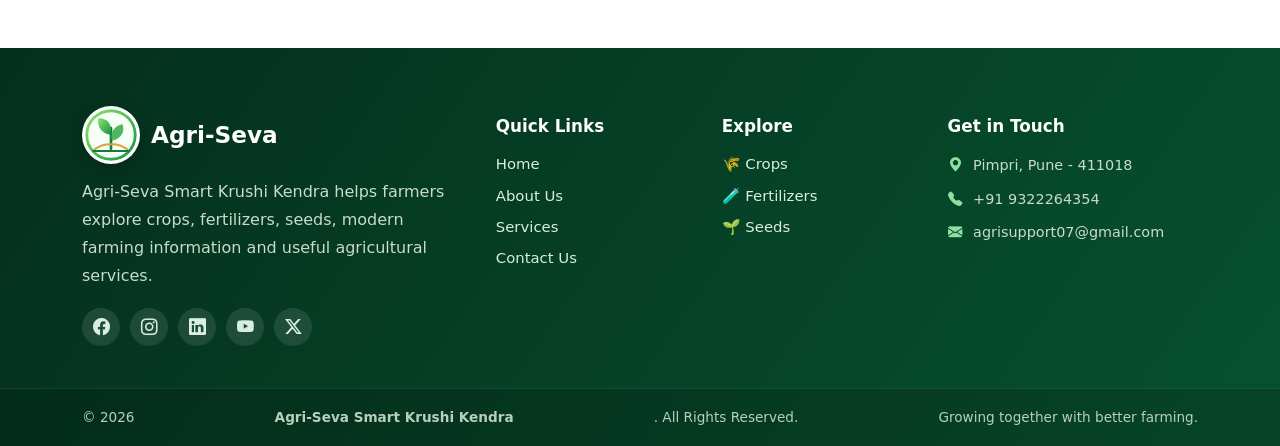
<file: contact_us.html>
<!doctype html>
<html lang="en">

<head>
  <meta charset="UTF-8" />
  <meta name="viewport" content="width=device-width, initial-scale=1.0" />
  <title>Contact Us</title>
  <!-- <link rel="stylesheet" href="css/index.css" /> -->
  <link rel="stylesheet" href="https://cdn.jsdelivr.net/npm/bootstrap-icons@1.13.1/font/bootstrap-icons.min.css" />
  <link rel="stylesheet" href="css/contact.css">
  <link href="https://cdn.jsdelivr.net/npm/bootstrap@5.3.8/dist/css/bootstrap.min.css" rel="stylesheet"
    integrity="sha384-sRIl4kxILFvY47J16cr9ZwB07vP4J8+LH7qKQnuqkuIAvNWLzeN8tE5YBujZqJLB" crossorigin="anonymous" />
</head>

<body>
  <!-- Header section start -->
  <header class="agri-header">
  <nav class="navbar navbar-expand-lg agri-navbar">
    <div class="container">
      <a class="navbar-brand agri-brand" href="index.html"><img src="images/agri-logo.svg" alt="AgriSeva logo"><span>Agri-Seva</span>
      </a>
      <button class="navbar-toggler" type="button" data-bs-toggle="collapse" data-bs-target="#agriMainNav" aria-controls="agriMainNav" aria-expanded="false" aria-label="Open navigation">
        <span class="navbar-toggler-icon"></span>
      </button>
      <div class="collapse navbar-collapse" id="agriMainNav">
        <ul class="navbar-nav ms-auto align-items-lg-center agri-nav-list">
          <li class="nav-item"><a class="nav-link" href="index.html">Home</a></li>
          <li class="nav-item"><a class="nav-link" href="about_Us.html">About Us</a></li>
          <li class="nav-item"><a class="nav-link" href="services.html">Services</a></li>
          <li class="nav-item dropdown">
            <a class="nav-link dropdown-toggle" href="crops.html" role="button" data-bs-toggle="dropdown" aria-expanded="false">Explore</a>
            <ul class="dropdown-menu agri-dropdown shadow border-0">
              <li><a class="dropdown-item" href="crops.html"><span>🌾</span> Crops</a></li>
              <li><a class="dropdown-item" href="fertilizers.html"><span>🧪</span> Fertilizers</a></li>
              <li><a class="dropdown-item" href="seeds.html"><span>🌱</span> Seeds</a></li>
            </ul>
          </li>
          <li class="nav-item"><a class="nav-link" href="contact_us.html">Contact</a></li>
        </ul>
      </div>
    </div>
  </nav>
</header>
  <!-- Header section end -->

  <!-- Main section start -->
  <main class="contact-modern">
    <section class="contact-hero"><img src="images/farmer.webp" alt="Agricultural landscape"><div class="contact-hero-overlay"></div><div class="container contact-hero-content"><span>WE WOULD LOVE TO HEAR FROM YOU</span><h1>Let's Grow Together</h1><p>Have a farming question, suggestion or need assistance? Reach out to Agri-Seva and our team will be happy to connect.</p></div></section>
    <section class="container contact-intro"><div class="contact-intro-card"><div><span class="section-tag">GET IN TOUCH</span><h2>Your Farming Questions, Our Priority</h2><p>Connect with us for crop information, agricultural guidance and support. We are here to make useful information easier to access.</p></div><div class="contact-mini-stats"><span><i class="bi bi-people"></i><strong>Farmer Focused</strong></span><span><i class="bi bi-clock-history"></i><strong>Quick Response</strong></span></div></div></section>
    <section class="container pb-5"><div class="row g-4"><div class="col-lg-4"><div class="contact-details h-100"><span class="section-tag">CONTACT DETAILS</span><h2>Reach Us Directly</h2><div class="detail-item"><i class="bi bi-geo-alt-fill"></i><div><strong>Location</strong><span>Pimpri, Pune - 411018</span></div></div><div class="detail-item"><i class="bi bi-telephone-fill"></i><div><strong>Phone</strong><span>+91 9322264354</span></div></div><div class="detail-item"><i class="bi bi-envelope-fill"></i><div><strong>Email</strong><span>agrisupport07@gmail.com</span></div></div><div class="detail-item"><i class="bi bi-clock-fill"></i><div><strong>Working Hours</strong><span>Mon - Sat: 9:00 AM - 6:00 PM</span></div></div><div class="contact-social"><a href="https://www.facebook.com/" target="_blank" rel="noopener" aria-label="Facebook"><i class="bi bi-facebook"></i></a><a href="https://www.instagram.com/" target="_blank" rel="noopener" aria-label="Instagram"><i class="bi bi-instagram"></i></a><a href="https://www.linkedin.com/" target="_blank" rel="noopener" aria-label="LinkedIn"><i class="bi bi-linkedin"></i></a></div></div></div>
      <div class="col-lg-5"><form id="contactForm" class="modern-contact-form"><span class="section-tag">SEND A MESSAGE</span><h2>How Can We Help?</h2><div class="row g-3"><div class="col-md-6"><label for="name">Full Name</label><input id="name" type="text" placeholder="Your name" required></div><div class="col-md-6"><label for="phone">Phone Number</label><input id="phone" type="tel" placeholder="Your phone number" required></div><div class="col-12"><label for="email">Email Address</label><input id="email" type="email" placeholder="name@example.com" required></div><div class="col-12"><label for="message">Your Message</label><textarea id="message" placeholder="Tell us how we can help..." required></textarea></div><div class="col-12"><button type="submit" class="send-btn"><i class="bi bi-send-fill"></i> Send Message</button><p id="formStatus" class="form-status" aria-live="polite"></p></div></div></form></div>
      <div class="col-lg-3"><div class="contact-side-image"><img src="images/green soy.jpeg" alt="Young green plant"><div><i class="bi bi-flower1"></i><h3>Growing With You</h3><p>Practical agricultural knowledge for every season.</p></div></div></div></div></section>
    <section class="container pb-5"><div class="map-card"><iframe src="https://www.google.com/maps/embed?pb=!1m18!1m12!1m3!1d120949.08136482988!2d73.70401244335937!3d18.679301300000013!2m3!1f0!2f0!3f0!3m2!1i1024!2i768!4f13.1!3m3!1m2!1s0x3bc2b7651f958091%3A0x77ad6e3d118eaa09!2sYogesh%20krushi%20seva%20kendra!5e0!3m2!1sen!2sin!4v1770137396277!5m2!1sen!2sin" loading="lazy" allowfullscreen title="Agri-Seva location map"></iframe></div></section>
    <a href="https://wa.me/919322264354" class="floating-whatsapp" target="_blank" rel="noopener" aria-label="Chat on WhatsApp"><i class="bi bi-whatsapp"></i></a>
  </main>
  <!-- Main section End-->
  <!-- footer section start -->

  <footer class="agri-footer">
  <div class="container agri-footer-grid">
    <div class="footer-about">
      <a class="footer-logo" href="index.html"><img src="images/agri-logo.svg" alt="AgriSeva logo"><span>Agri-Seva</span></a>
      <p>Agri-Seva Smart Krushi Kendra helps farmers explore crops, fertilizers, seeds, modern farming information and useful agricultural services.</p>
      <div class="social-links" aria-label="Social media links">
        <a href="https://www.facebook.com/" target="_blank" rel="noopener noreferrer" aria-label="Facebook"><i class="bi bi-facebook"></i></a>
        <a href="https://www.instagram.com/" target="_blank" rel="noopener noreferrer" aria-label="Instagram"><i class="bi bi-instagram"></i></a>
        <a href="https://www.linkedin.com/" target="_blank" rel="noopener noreferrer" aria-label="LinkedIn"><i class="bi bi-linkedin"></i></a>
        <a href="https://www.youtube.com/" target="_blank" rel="noopener noreferrer" aria-label="YouTube"><i class="bi bi-youtube"></i></a>
        <a href="https://x.com/" target="_blank" rel="noopener noreferrer" aria-label="X"><i class="bi bi-twitter-x"></i></a>
      </div>
    </div>
    <div class="footer-links">
      <h4>Quick Links</h4>
      <a href="index.html">Home</a><a href="about_Us.html">About Us</a><a href="services.html">Services</a><a href="contact_us.html">Contact Us</a>
    </div>
    <div class="footer-links">
      <h4>Explore</h4>
      <a href="crops.html">🌾 Crops</a><a href="fertilizers.html">🧪 Fertilizers</a><a href="seeds.html">🌱 Seeds</a>
    </div>
    <div class="footer-contact">
      <h4>Get in Touch</h4>
      <p><i class="bi bi-geo-alt-fill"></i> Pimpri, Pune - 411018</p>
      <p><i class="bi bi-telephone-fill"></i> +91 9322264354</p>
      <p><i class="bi bi-envelope-fill"></i> agrisupport07@gmail.com</p>
    </div>
  </div>
  <div class="agri-footer-bottom"><div class="container">© 2026 <strong>Agri-Seva Smart Krushi Kendra</strong>. All Rights Reserved. <span>Growing together with better farming.</span></div></div>
</footer>
  <!-- footer section End -->
  <script src="https://cdn.jsdelivr.net/npm/bootstrap@5.3.8/dist/js/bootstrap.bundle.min.js"
    integrity="sha384-FKyoEForCGlyvwx9Hj09JcYn3nv7wiPVlz7YYwJrWVcXK/BmnVDxM+D2scQbITxI"
    crossorigin="anonymous"></script>
<script>document.addEventListener('DOMContentLoaded',function(){const page=location.pathname.split('/').pop()||'index.html';document.querySelectorAll('.agri-navbar .nav-link').forEach(a=>{const href=a.getAttribute('href');if(href===page||(href==='crops.html'&&['crops.html','fertilizers.html','seeds.html'].includes(page)))a.classList.add('active');});});</script>
<script>document.getElementById('contactForm')?.addEventListener('submit',function(e){e.preventDefault();const status=document.getElementById('formStatus');status.textContent='Thank you! Your message has been received successfully.';this.reset();});</script>
<script src="js/site-enhancements.js"></script>
</body>

</html>
</file>
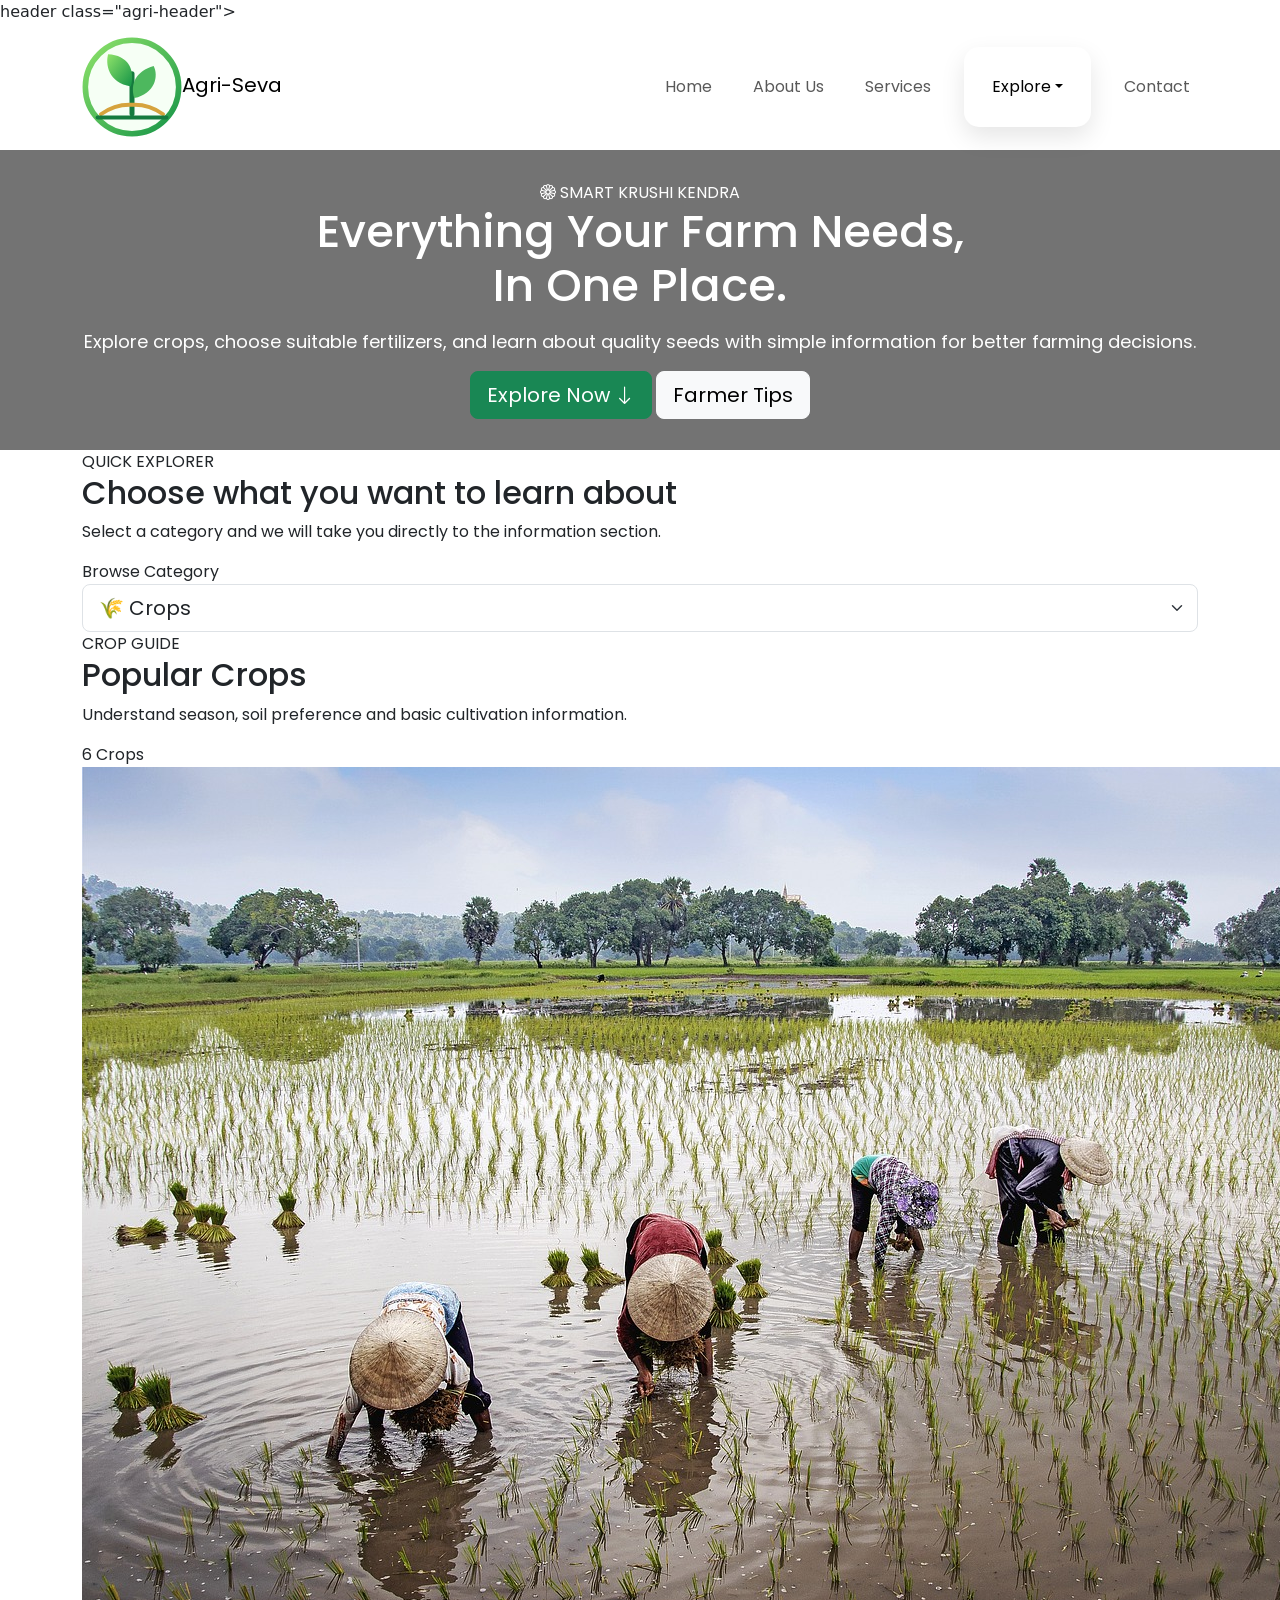
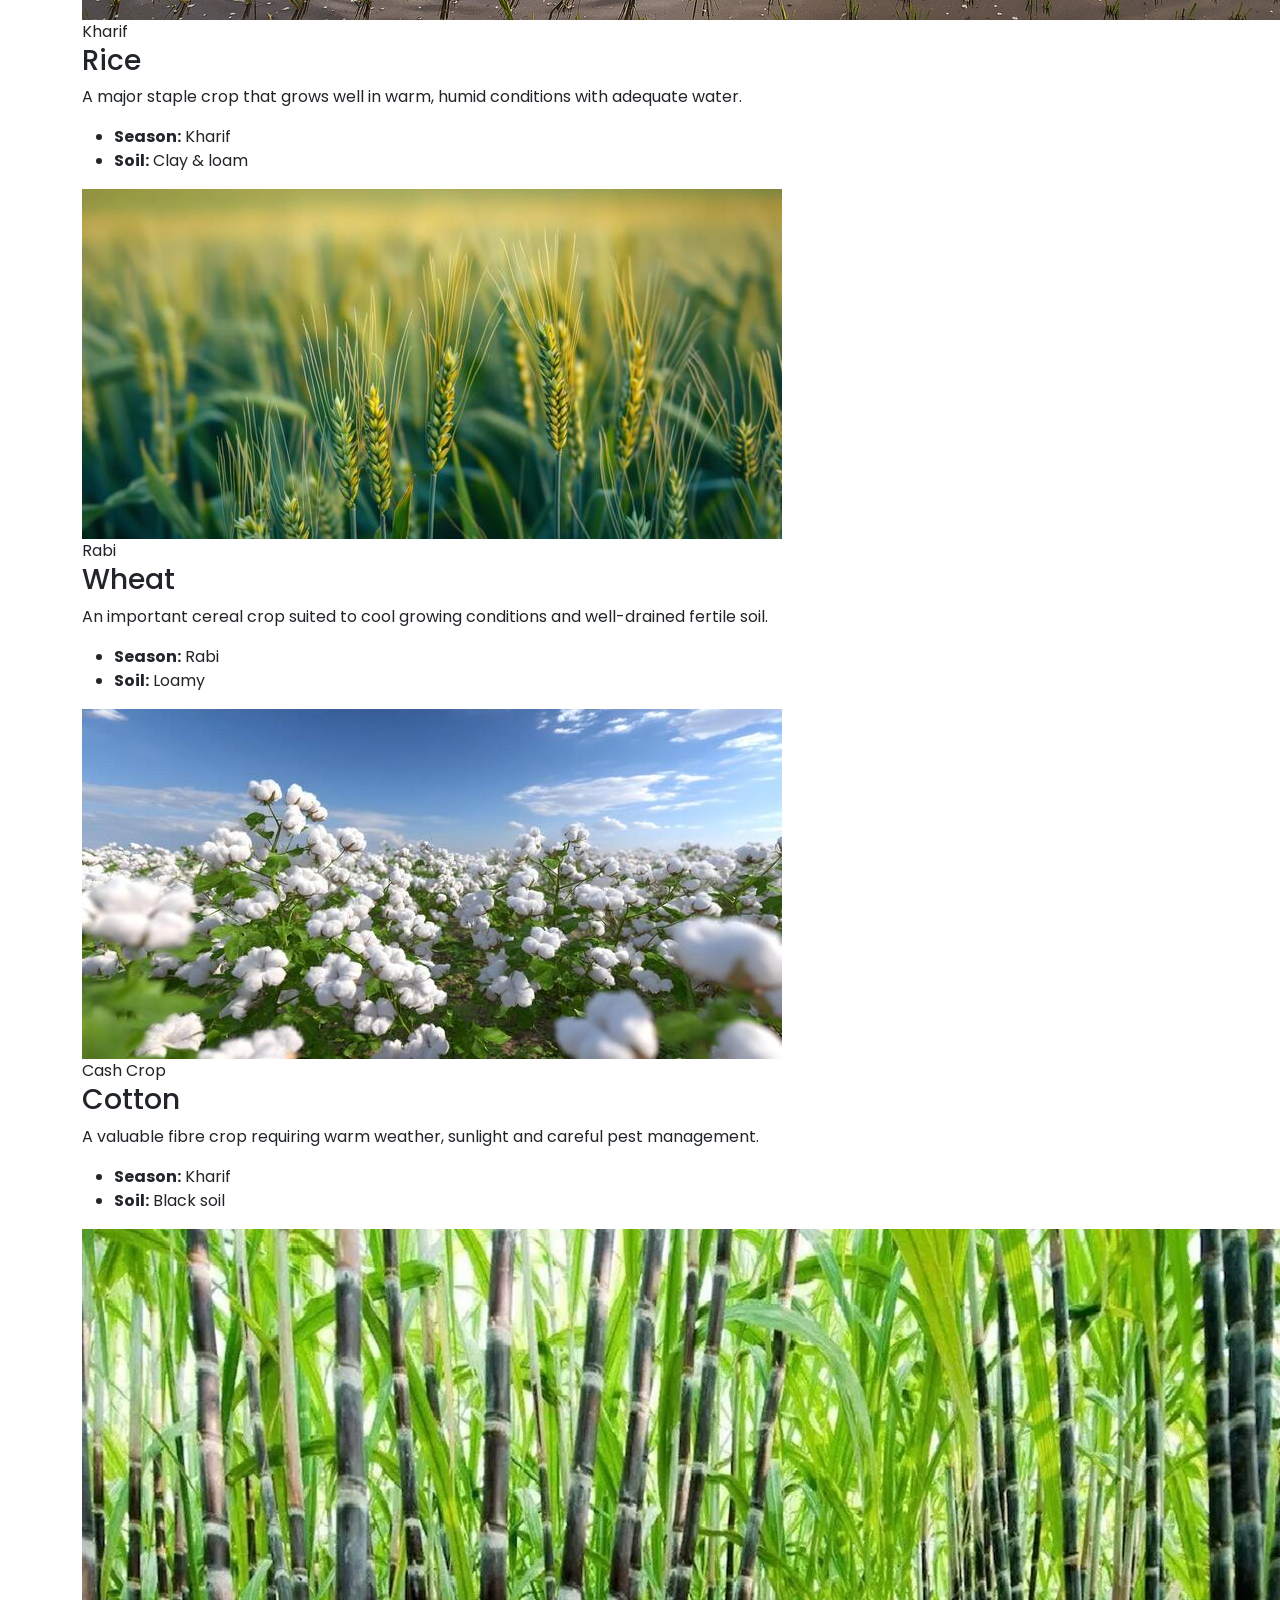
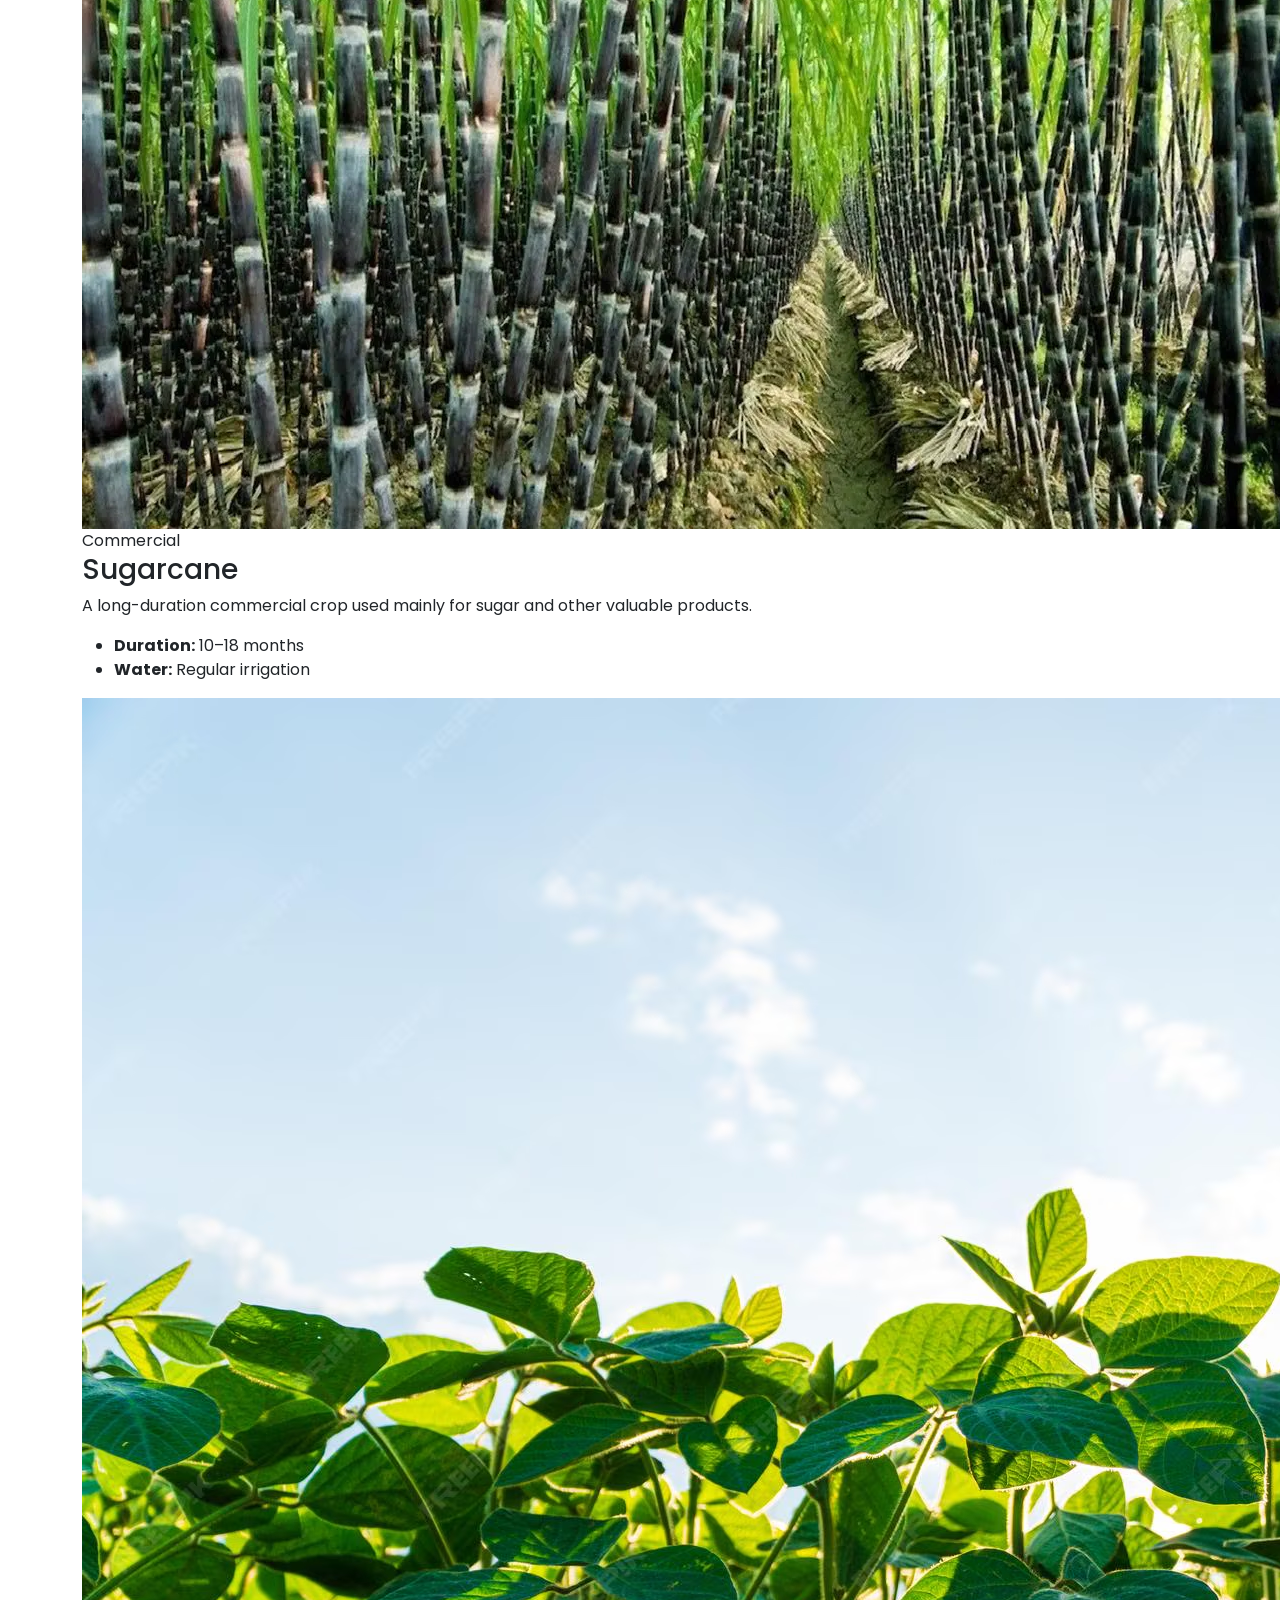
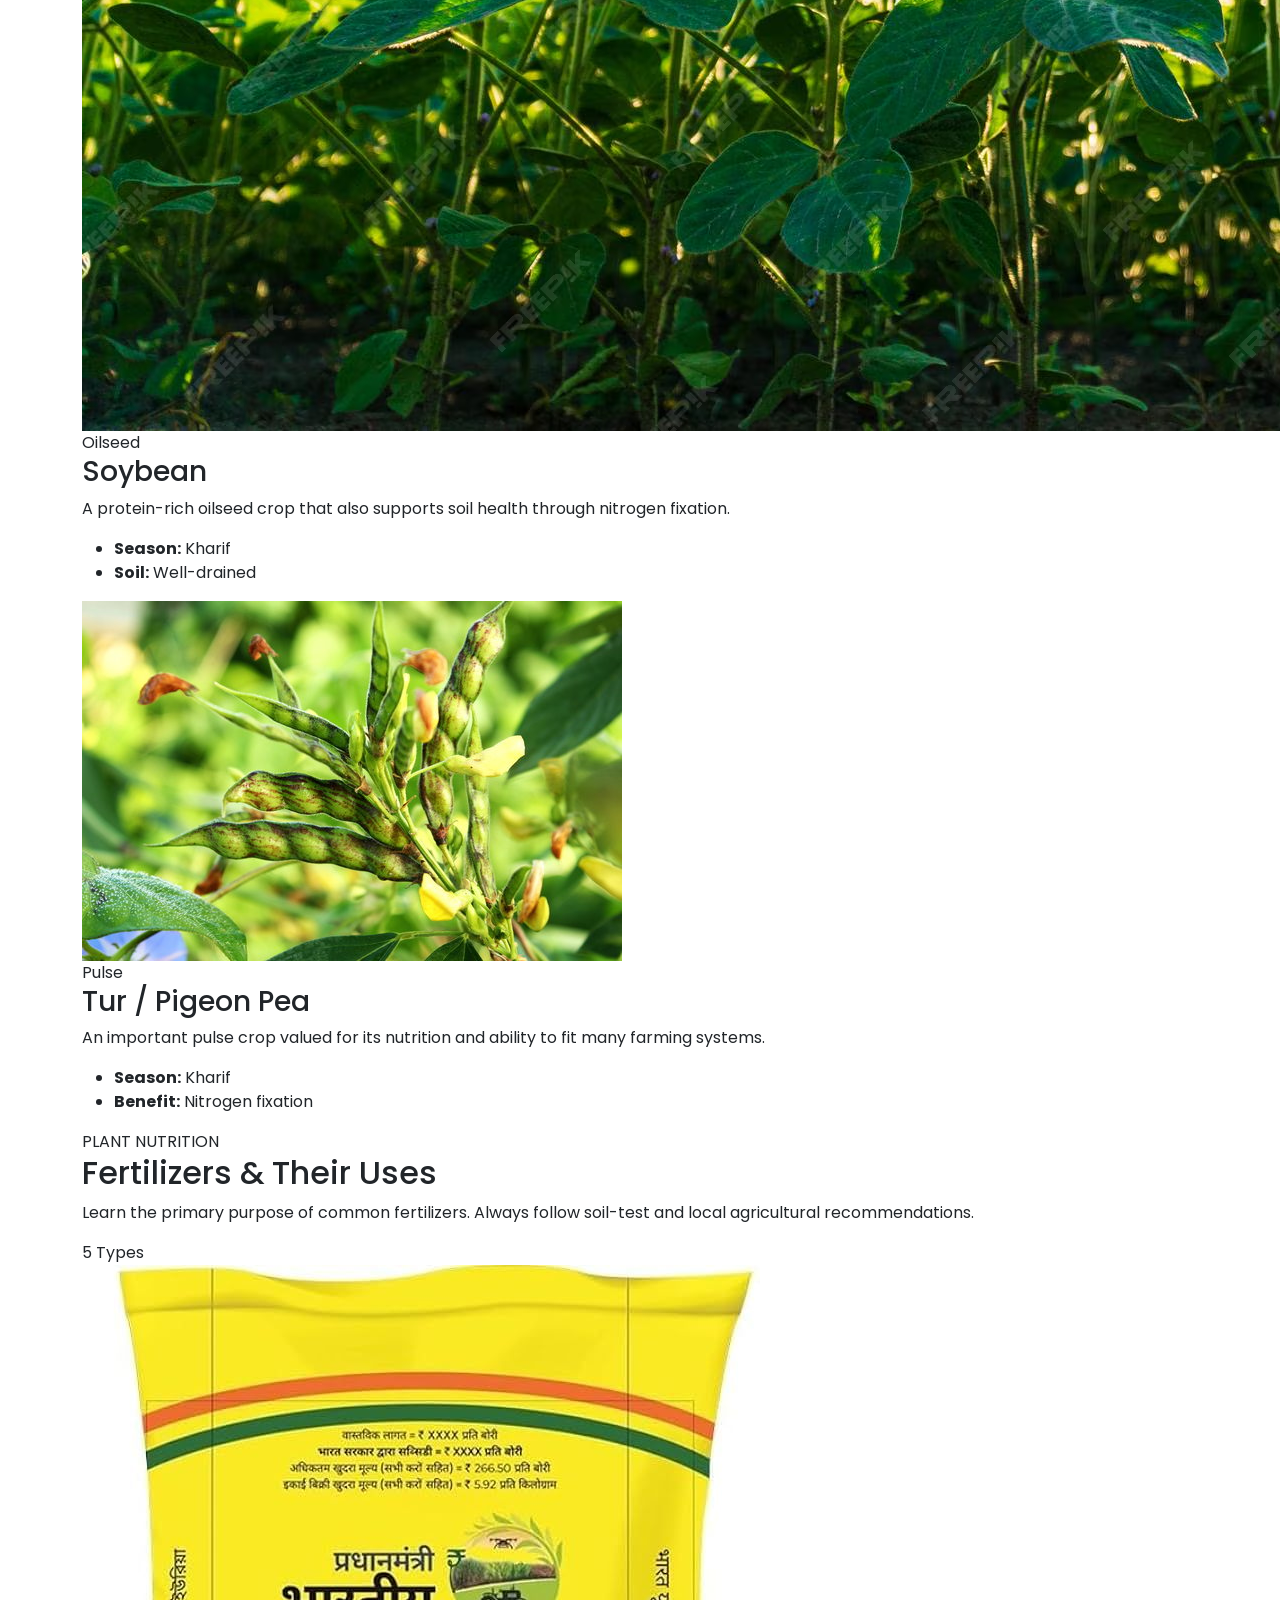
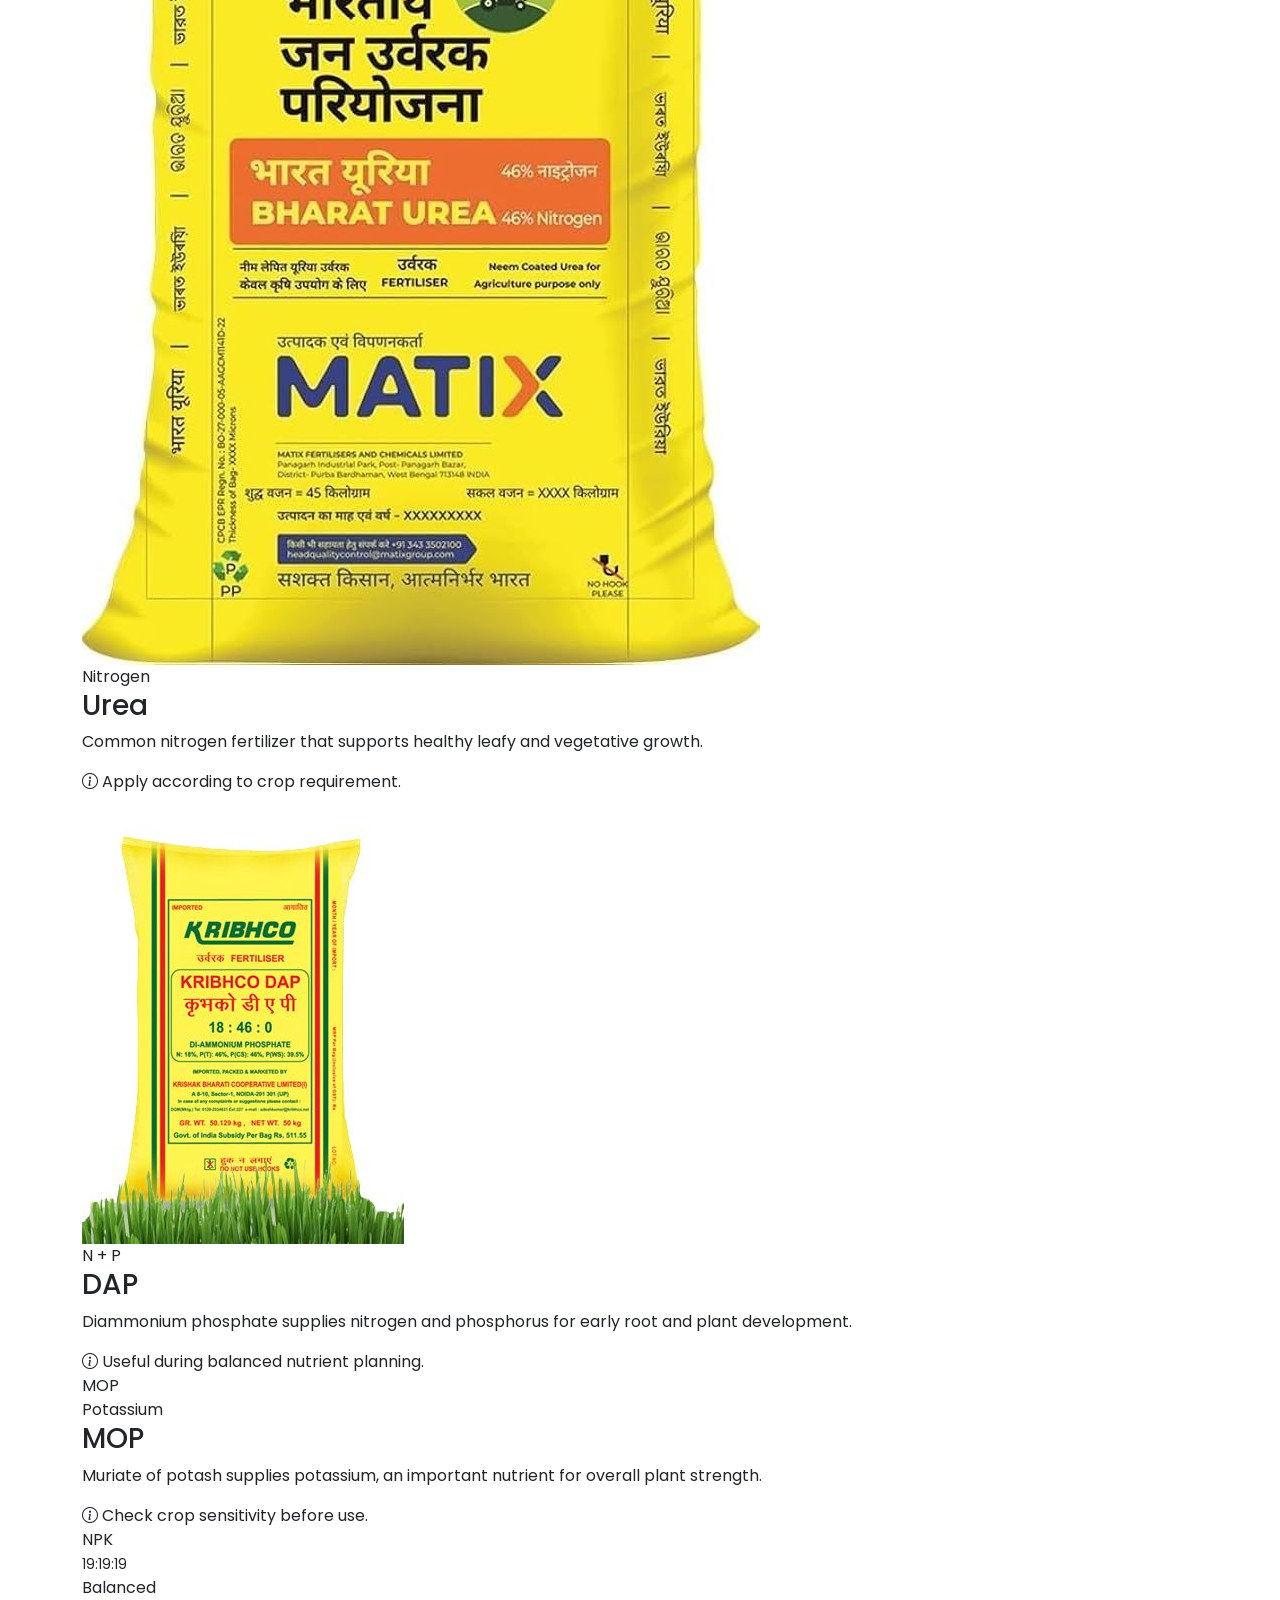
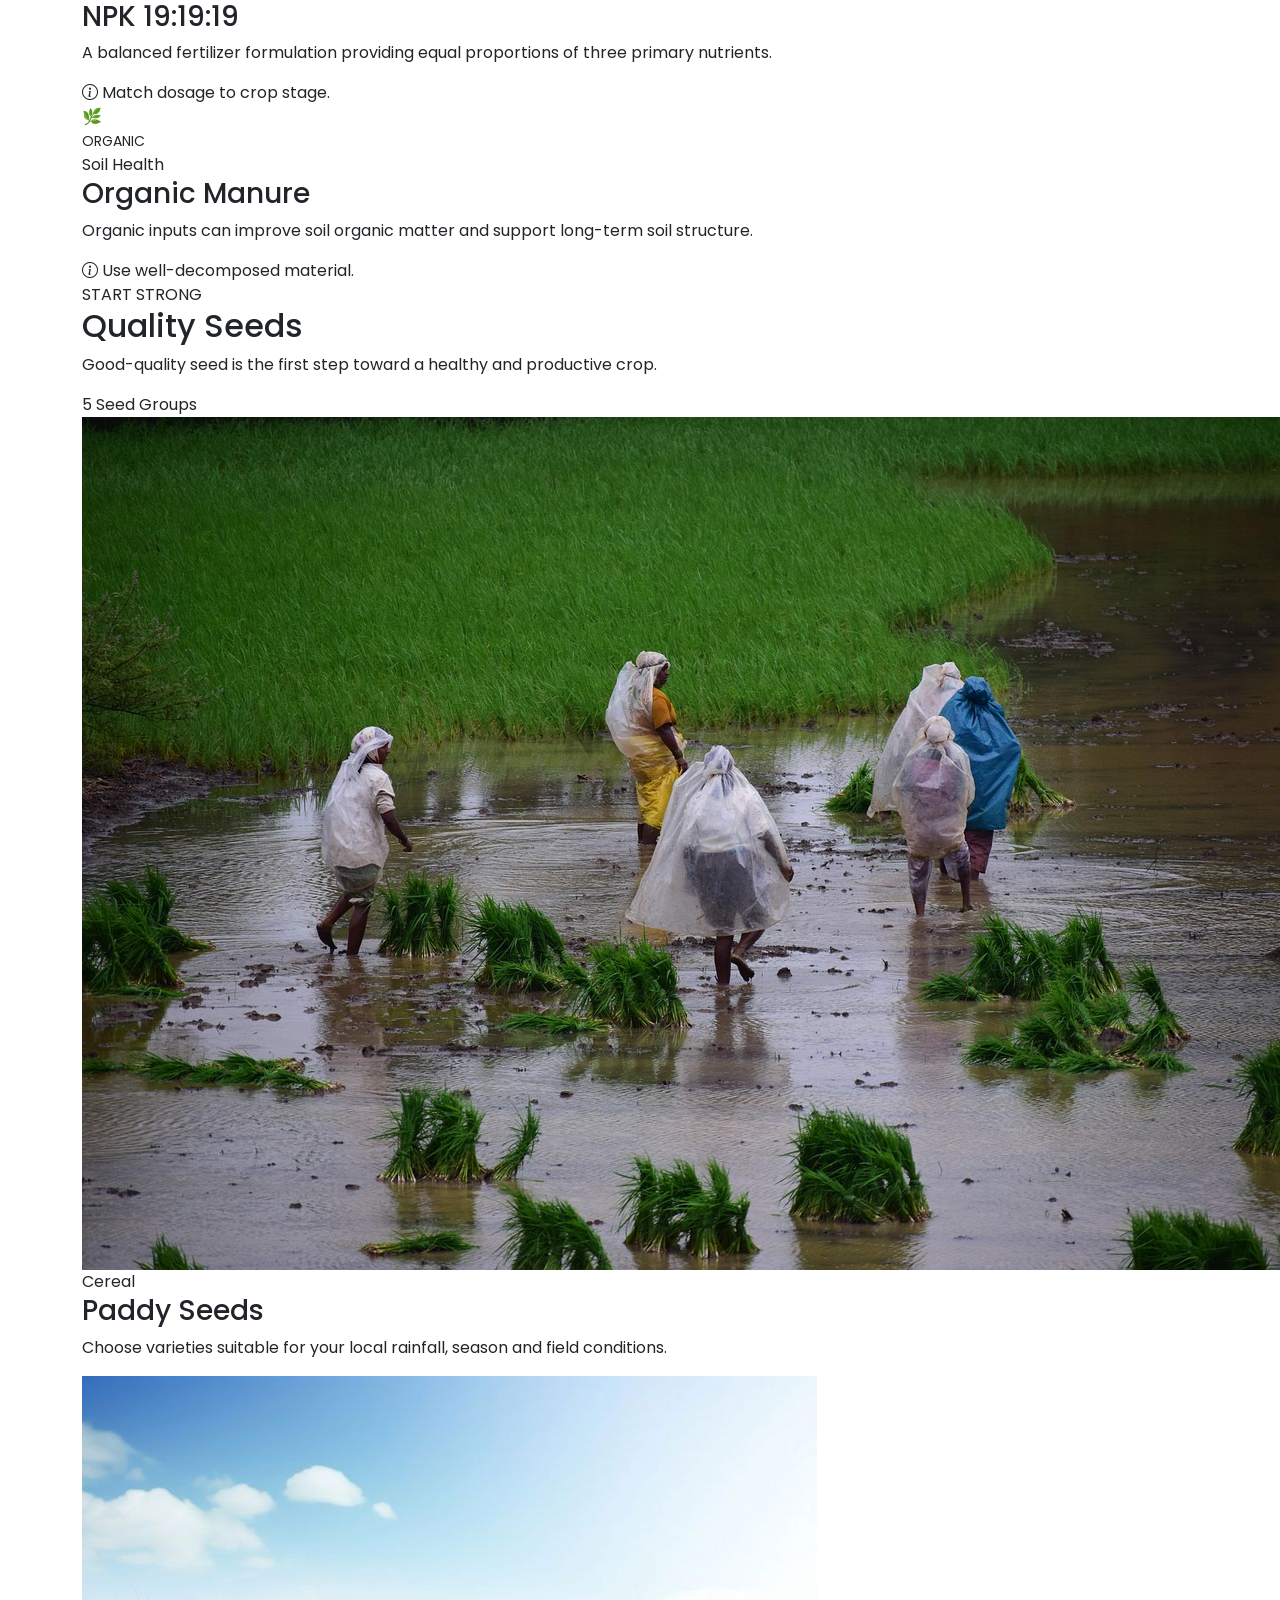
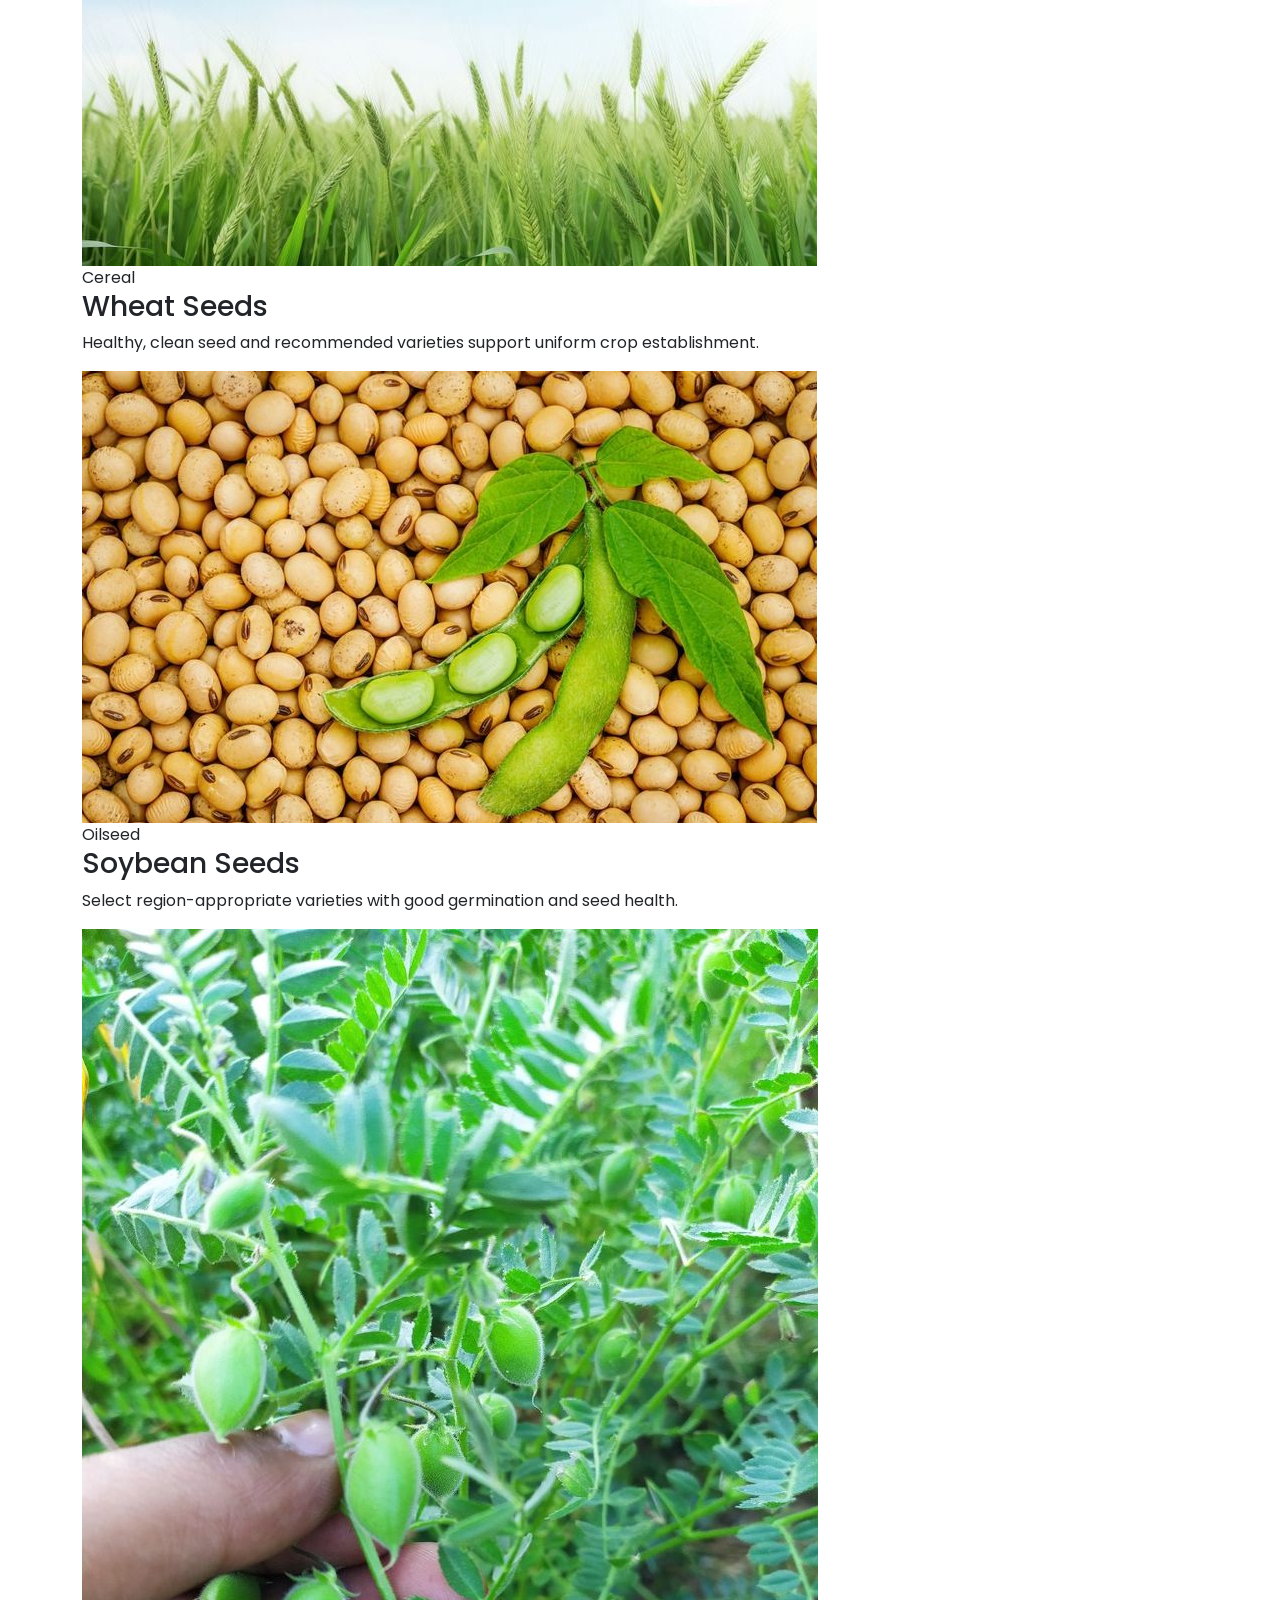
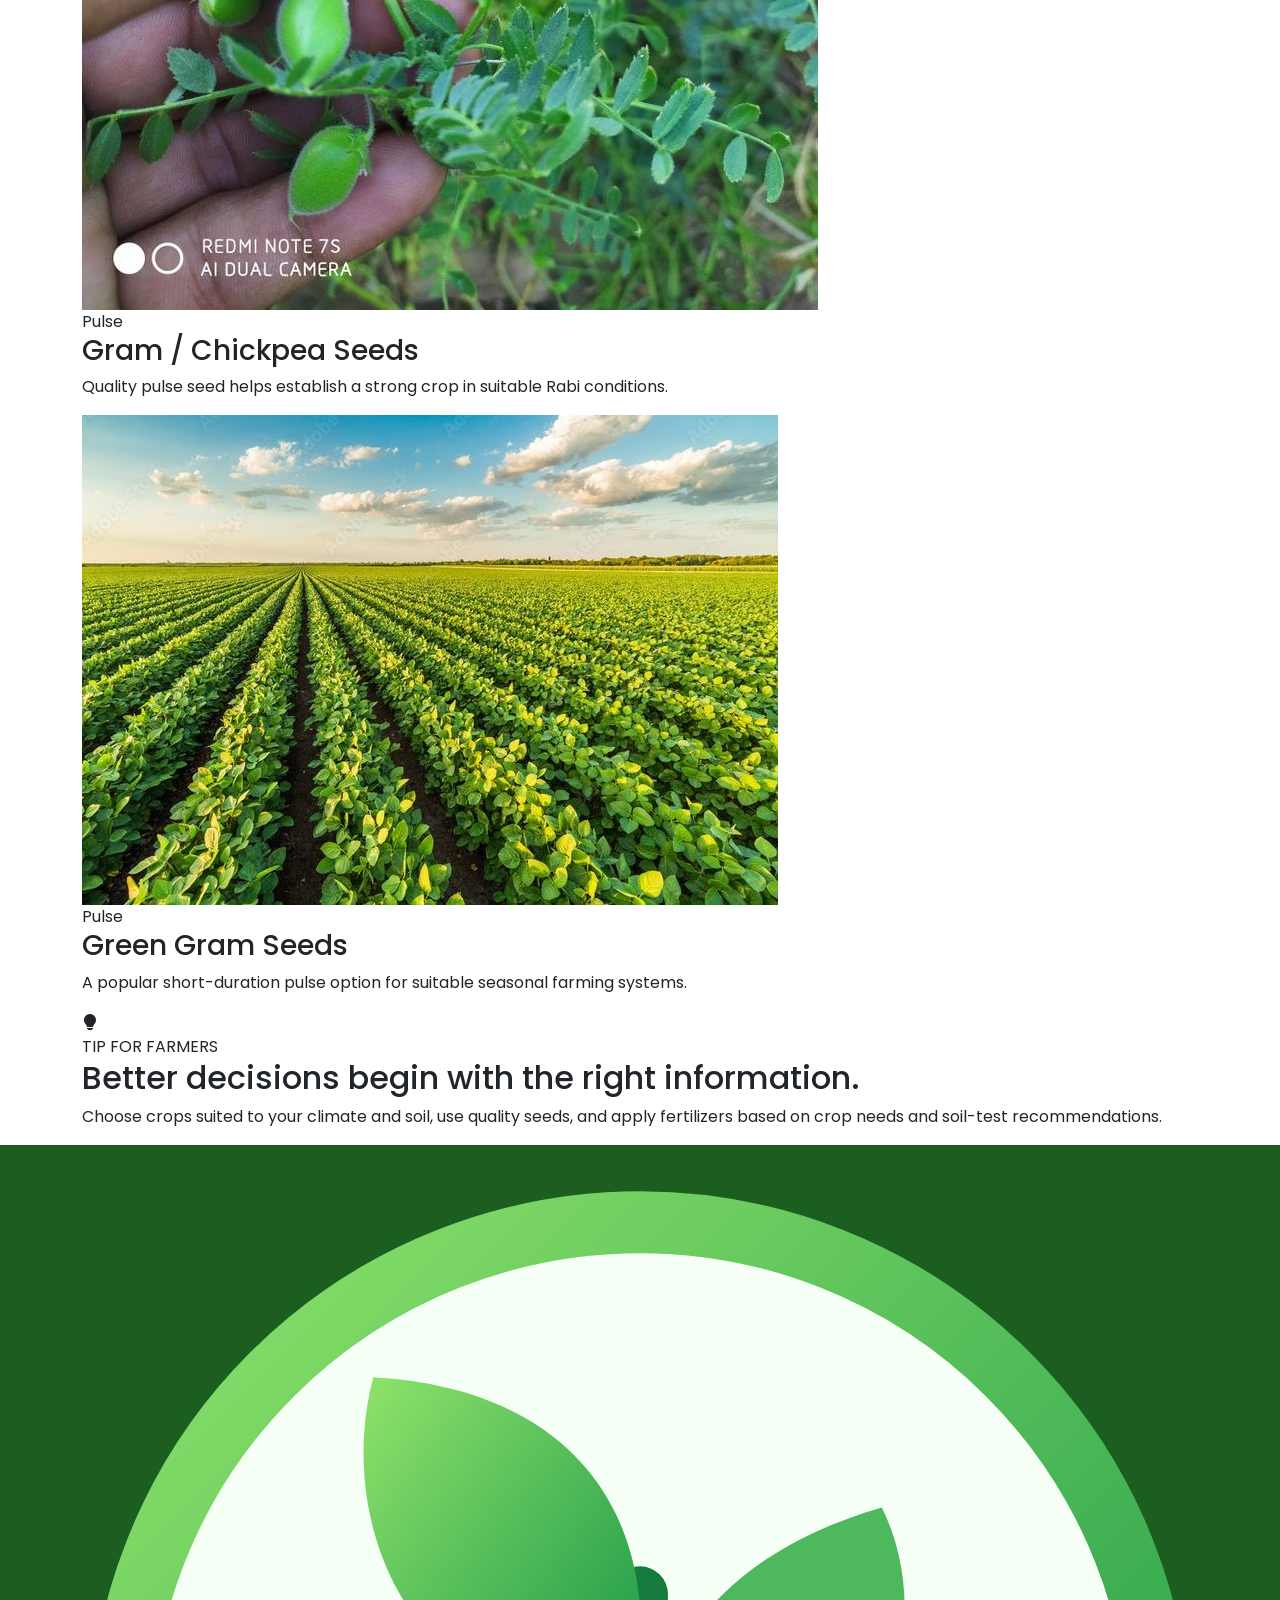
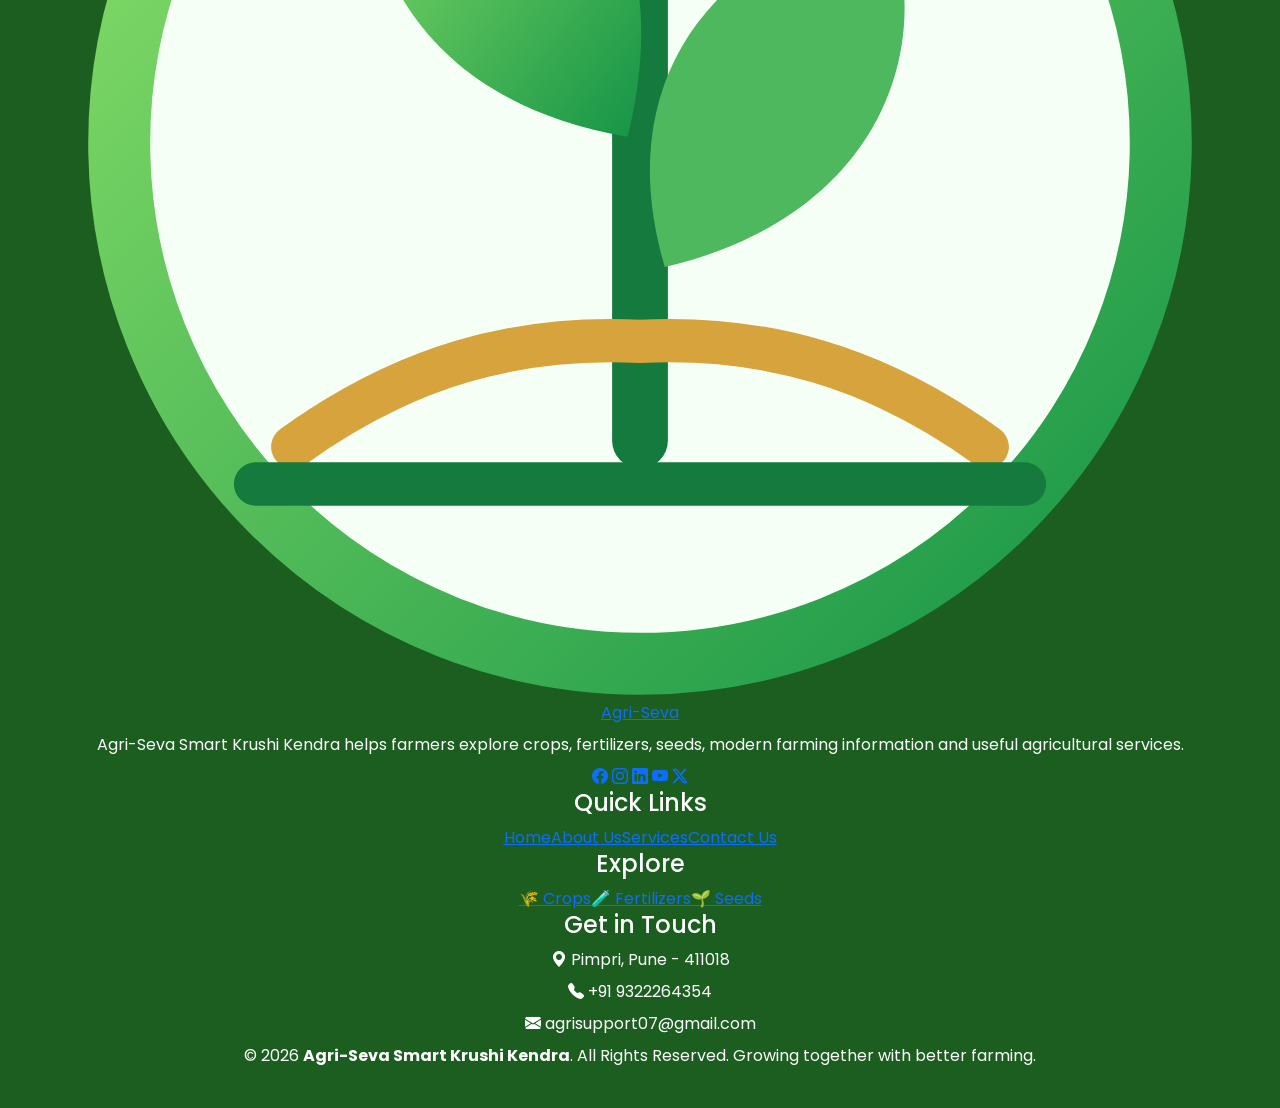
<file: crops.html>
<!DOCTYPE html>
<html lang="en">
<head>
  <meta charset="UTF-8">
  <meta name="viewport" content="width=device-width, initial-scale=1.0">
  <title>Agri-Seva | Crops, Fertilizers & Seeds</title>
  <link rel="stylesheet" href="css/crops.css">
  <link rel="stylesheet" href="https://cdn.jsdelivr.net/npm/bootstrap-icons@1.13.1/font/bootstrap-icons.min.css">
  <link href="https://cdn.jsdelivr.net/npm/bootstrap@5.3.3/dist/css/bootstrap.min.css" rel="stylesheet">
</head>
<body>
header class="agri-header">
  <nav class="navbar navbar-expand-lg agri-navbar">
    <div class="container">
      <a class="navbar-brand agri-brand" href="index.html"><img src="images/agri-logo.svg" alt="AgriSeva logo"><span>Agri-Seva</span>
      </a>
      <button class="navbar-toggler" type="button" data-bs-toggle="collapse" data-bs-target="#agriMainNav" aria-controls="#agriMainNav" aria-expanded="false" aria-label="Open navigation">
        <span class="navbar-toggler-icon"></span>
      </button>
      <div class="collapse navbar-collapse" id="agriMainNav">
        <ul class="navbar-nav ms-auto align-items-lg-center agri-nav-list">
          <li class="nav-item"><a class="nav-link" href="index.html">Home</a></li>
          <li class="nav-item"><a class="nav-link" href="about_Us.html">About Us</a></li>
          <li class="nav-item"><a class="nav-link" href="services.html">Services</a></li>
          <li class="nav-item dropdown">
            <a class="nav-link dropdown-toggle" href="crops.html" role="button" data-bs-toggle="dropdown" aria-expanded="false">Explore</a>
            <ul class="dropdown-menu agri-dropdown shadow border-0">
              <li><a class="dropdown-item" href="crops.html"><span>🌾</span> Crops</a></li>
              <li><a class="dropdown-item" href="fertilizers.html"><span>🧪</span> Fertilizers</a></li>
              <li><a class="dropdown-item" href="seeds.html"><span>🌱</span> Seeds</a></li>
            </ul>
          </li>
          <li class="nav-item"><a class="nav-link" href="contact_us.html">Contact</a></li>
        </ul>
      </div>
    </div>
  </nav>
</header>

<main>
  <section class="hero">
    <div class="hero-overlay"></div>
    <div class="container hero-content">
      <span class="eyebrow"><i class="bi bi-flower1"></i> SMART KRUSHI KENDRA</span>
      <h1>Everything Your Farm Needs,<br><span>In One Place.</span></h1>
      <p>Explore crops, choose suitable fertilizers, and learn about quality seeds with simple information for better farming decisions.</p>
      <div class="hero-actions">
        <a href="#explore" class="btn btn-success btn-lg">Explore Now <i class="bi bi-arrow-down"></i></a>
        <a href="#tips" class="btn btn-light btn-lg">Farmer Tips</a>
      </div>
    </div>
  </section>

  <section id="explore" class="container explorer-card">
    <div class="explorer-copy">
      <span class="section-kicker">QUICK EXPLORER</span>
      <h2>Choose what you want to learn about</h2>
      <p>Select a category and we will take you directly to the information section.</p>
    </div>
    <div class="category-select-wrap">
      <label for="categorySelect">Browse Category</label>
      <select id="categorySelect" class="form-select form-select-lg">
        <option value="crops">🌾 Crops</option>
        <option value="fertilizers">🧪 Fertilizers</option>
        <option value="seeds">🌱 Seeds</option>
      </select>
    </div>
  </section>

  <section id="crops" class="content-section container">
    <div class="section-heading">
      <div><span class="section-kicker">CROP GUIDE</span><h2>Popular Crops</h2><p>Understand season, soil preference and basic cultivation information.</p></div>
      <span class="count-badge">6 Crops</span>
    </div>
    <div class="info-grid">
      <article class="info-card"><img src="images/rice.jpg" alt="Rice crop"><div class="card-body"><span class="tag">Kharif</span><h3>Rice</h3><p>A major staple crop that grows well in warm, humid conditions with adequate water.</p><ul><li><b>Season:</b> Kharif</li><li><b>Soil:</b> Clay & loam</li></ul></div></article>
      <article class="info-card"><img src="images/wheAT.jpg" alt="Wheat crop"><div class="card-body"><span class="tag gold">Rabi</span><h3>Wheat</h3><p>An important cereal crop suited to cool growing conditions and well-drained fertile soil.</p><ul><li><b>Season:</b> Rabi</li><li><b>Soil:</b> Loamy</li></ul></div></article>
      <article class="info-card"><img src="images/cotton.jpg" alt="Cotton crop"><div class="card-body"><span class="tag">Cash Crop</span><h3>Cotton</h3><p>A valuable fibre crop requiring warm weather, sunlight and careful pest management.</p><ul><li><b>Season:</b> Kharif</li><li><b>Soil:</b> Black soil</li></ul></div></article>
      <article class="info-card"><img src="images/sugarcane.webp" alt="Sugarcane crop"><div class="card-body"><span class="tag purple">Commercial</span><h3>Sugarcane</h3><p>A long-duration commercial crop used mainly for sugar and other valuable products.</p><ul><li><b>Duration:</b> 10–18 months</li><li><b>Water:</b> Regular irrigation</li></ul></div></article>
      <article class="info-card"><img src="images/soya.avif" alt="Soybean crop"><div class="card-body"><span class="tag green">Oilseed</span><h3>Soybean</h3><p>A protein-rich oilseed crop that also supports soil health through nitrogen fixation.</p><ul><li><b>Season:</b> Kharif</li><li><b>Soil:</b> Well-drained</li></ul></div></article>
      <article class="info-card"><img src="images/tur crop.jpg" alt="Tur crop"><div class="card-body"><span class="tag orange">Pulse</span><h3>Tur / Pigeon Pea</h3><p>An important pulse crop valued for its nutrition and ability to fit many farming systems.</p><ul><li><b>Season:</b> Kharif</li><li><b>Benefit:</b> Nitrogen fixation</li></ul></div></article>
    </div>
  </section>

  <section id="fertilizers" class="content-section section-tint">
    <div class="container">
      <div class="section-heading"><div><span class="section-kicker">PLANT NUTRITION</span><h2>Fertilizers & Their Uses</h2><p>Learn the primary purpose of common fertilizers. Always follow soil-test and local agricultural recommendations.</p></div><span class="count-badge">5 Types</span></div>
      <div class="info-grid fertilizer-grid">
        <article class="info-card"><img src="images/urea.jpg" alt="Urea fertilizer"><div class="card-body"><span class="tag blue">Nitrogen</span><h3>Urea</h3><p>Common nitrogen fertilizer that supports healthy leafy and vegetative growth.</p><div class="mini-note"><i class="bi bi-info-circle"></i> Apply according to crop requirement.</div></div></article>
        <article class="info-card"><img src="images/DAP.jpeg" alt="DAP fertilizer"><div class="card-body"><span class="tag orange">N + P</span><h3>DAP</h3><p>Diammonium phosphate supplies nitrogen and phosphorus for early root and plant development.</p><div class="mini-note"><i class="bi bi-info-circle"></i> Useful during balanced nutrient planning.</div></div></article>
        <article class="info-card fertilizer-visual"><div class="fertilizer-art mop">MOP</div><div class="card-body"><span class="tag purple">Potassium</span><h3>MOP</h3><p>Muriate of potash supplies potassium, an important nutrient for overall plant strength.</p><div class="mini-note"><i class="bi bi-info-circle"></i> Check crop sensitivity before use.</div></div></article>
        <article class="info-card fertilizer-visual"><div class="fertilizer-art npk">NPK<br><small>19:19:19</small></div><div class="card-body"><span class="tag green">Balanced</span><h3>NPK 19:19:19</h3><p>A balanced fertilizer formulation providing equal proportions of three primary nutrients.</p><div class="mini-note"><i class="bi bi-info-circle"></i> Match dosage to crop stage.</div></div></article>
        <article class="info-card fertilizer-visual"><div class="fertilizer-art organic">🌿<br><small>ORGANIC</small></div><div class="card-body"><span class="tag brown">Soil Health</span><h3>Organic Manure</h3><p>Organic inputs can improve soil organic matter and support long-term soil structure.</p><div class="mini-note"><i class="bi bi-info-circle"></i> Use well-decomposed material.</div></div></article>
      </div>
    </div>
  </section>

  <section id="seeds" class="content-section container">
    <div class="section-heading"><div><span class="section-kicker">START STRONG</span><h2>Quality Seeds</h2><p>Good-quality seed is the first step toward a healthy and productive crop.</p></div><span class="count-badge">5 Seed Groups</span></div>
    <div class="info-grid seed-grid">
      <article class="info-card"><img src="images/paddy.jpg" alt="Paddy seeds"><div class="card-body"><span class="tag green">Cereal</span><h3>Paddy Seeds</h3><p>Choose varieties suitable for your local rainfall, season and field conditions.</p></div></article>
      <article class="info-card"><img src="images/wheat2.jpeg" alt="Wheat seeds"><div class="card-body"><span class="tag gold">Cereal</span><h3>Wheat Seeds</h3><p>Healthy, clean seed and recommended varieties support uniform crop establishment.</p></div></article>
      <article class="info-card"><img src="images/seed2 soya.jpeg" alt="Soybean seeds"><div class="card-body"><span class="tag green">Oilseed</span><h3>Soybean Seeds</h3><p>Select region-appropriate varieties with good germination and seed health.</p></div></article>
      <article class="info-card"><img src="images/Gram.jpeg" alt="Gram seeds"><div class="card-body"><span class="tag orange">Pulse</span><h3>Gram / Chickpea Seeds</h3><p>Quality pulse seed helps establish a strong crop in suitable Rabi conditions.</p></div></article>
      <article class="info-card"><img src="images/green soy.jpeg" alt="Green gram seeds"><div class="card-body"><span class="tag lime">Pulse</span><h3>Green Gram Seeds</h3><p>A popular short-duration pulse option for suitable seasonal farming systems.</p></div></article>
    </div>
  </section>

  <section id="tips" class="container farmer-tip">
    <div class="tip-icon"><i class="bi bi-lightbulb-fill"></i></div>
    <div><span class="section-kicker">TIP FOR FARMERS</span><h2>Better decisions begin with the right information.</h2><p>Choose crops suited to your climate and soil, use quality seeds, and apply fertilizers based on crop needs and soil-test recommendations.</p></div>
  </section>
</main>

<footer class="agri-footer">
  <div class="container agri-footer-grid">
    <div class="footer-about">
      <a class="footer-logo" href="index.html"><img src="images/agri-logo.svg" alt="AgriSeva logo"><span>Agri-Seva</span></a>
      <p>Agri-Seva Smart Krushi Kendra helps farmers explore crops, fertilizers, seeds, modern farming information and useful agricultural services.</p>
      <div class="social-links" aria-label="Social media links">
        <a href="https://www.facebook.com/" target="_blank" rel="noopener noreferrer" aria-label="Facebook"><i class="bi bi-facebook"></i></a>
        <a href="https://www.instagram.com/" target="_blank" rel="noopener noreferrer" aria-label="Instagram"><i class="bi bi-instagram"></i></a>
        <a href="https://www.linkedin.com/" target="_blank" rel="noopener noreferrer" aria-label="LinkedIn"><i class="bi bi-linkedin"></i></a>
        <a href="https://www.youtube.com/" target="_blank" rel="noopener noreferrer" aria-label="YouTube"><i class="bi bi-youtube"></i></a>
        <a href="https://x.com/" target="_blank" rel="noopener noreferrer" aria-label="X"><i class="bi bi-twitter-x"></i></a>
      </div>
    </div>
    <div class="footer-links">
      <h4>Quick Links</h4>
      <a href="index.html">Home</a><a href="about_Us.html">About Us</a><a href="services.html">Services</a><a href="contact_us.html">Contact Us</a>
    </div>
    <div class="footer-links">
      <h4>Explore</h4>
      <a href="crops.html">🌾 Crops</a><a href="fertilizers.html">🧪 Fertilizers</a><a href="seeds.html">🌱 Seeds</a>
    </div>
    <div class="footer-contact">
      <h4>Get in Touch</h4>
      <p><i class="bi bi-geo-alt-fill"></i> Pimpri, Pune - 411018</p>
      <p><i class="bi bi-telephone-fill"></i> +91 9322264354</p>
      <p><i class="bi bi-envelope-fill"></i> agrisupport07@gmail.com</p>
    </div>
  </div>
  <div class="agri-footer-bottom"><div class="container">© 2026 <strong>Agri-Seva Smart Krushi Kendra</strong>. All Rights Reserved. <span>Growing together with better farming.</span></div></div>
</footer>

<script src="https://cdn.jsdelivr.net/npm/bootstrap@5.3.3/dist/js/bootstrap.bundle.min.js"></script>
<script>
  document.getElementById('categorySelect').addEventListener('change', function () {
    const target = document.getElementById(this.value);
    if (target) target.scrollIntoView({ behavior: 'smooth', block: 'start' });
  });
</script>
<script>document.addEventListener('DOMContentLoaded',function(){const page=location.pathname.split('/').pop()||'index.html';document.querySelectorAll('.agri-navbar .nav-link').forEach(a=>{const href=a.getAttribute('href');if(href===page||(href==='crops.html'&&['crops.html','fertilizers.html','seeds.html'].includes(page)))a.classList.add('active');});});</script>
<script src="js/site-enhancements.js"></script>

</body>
</html>
</file>
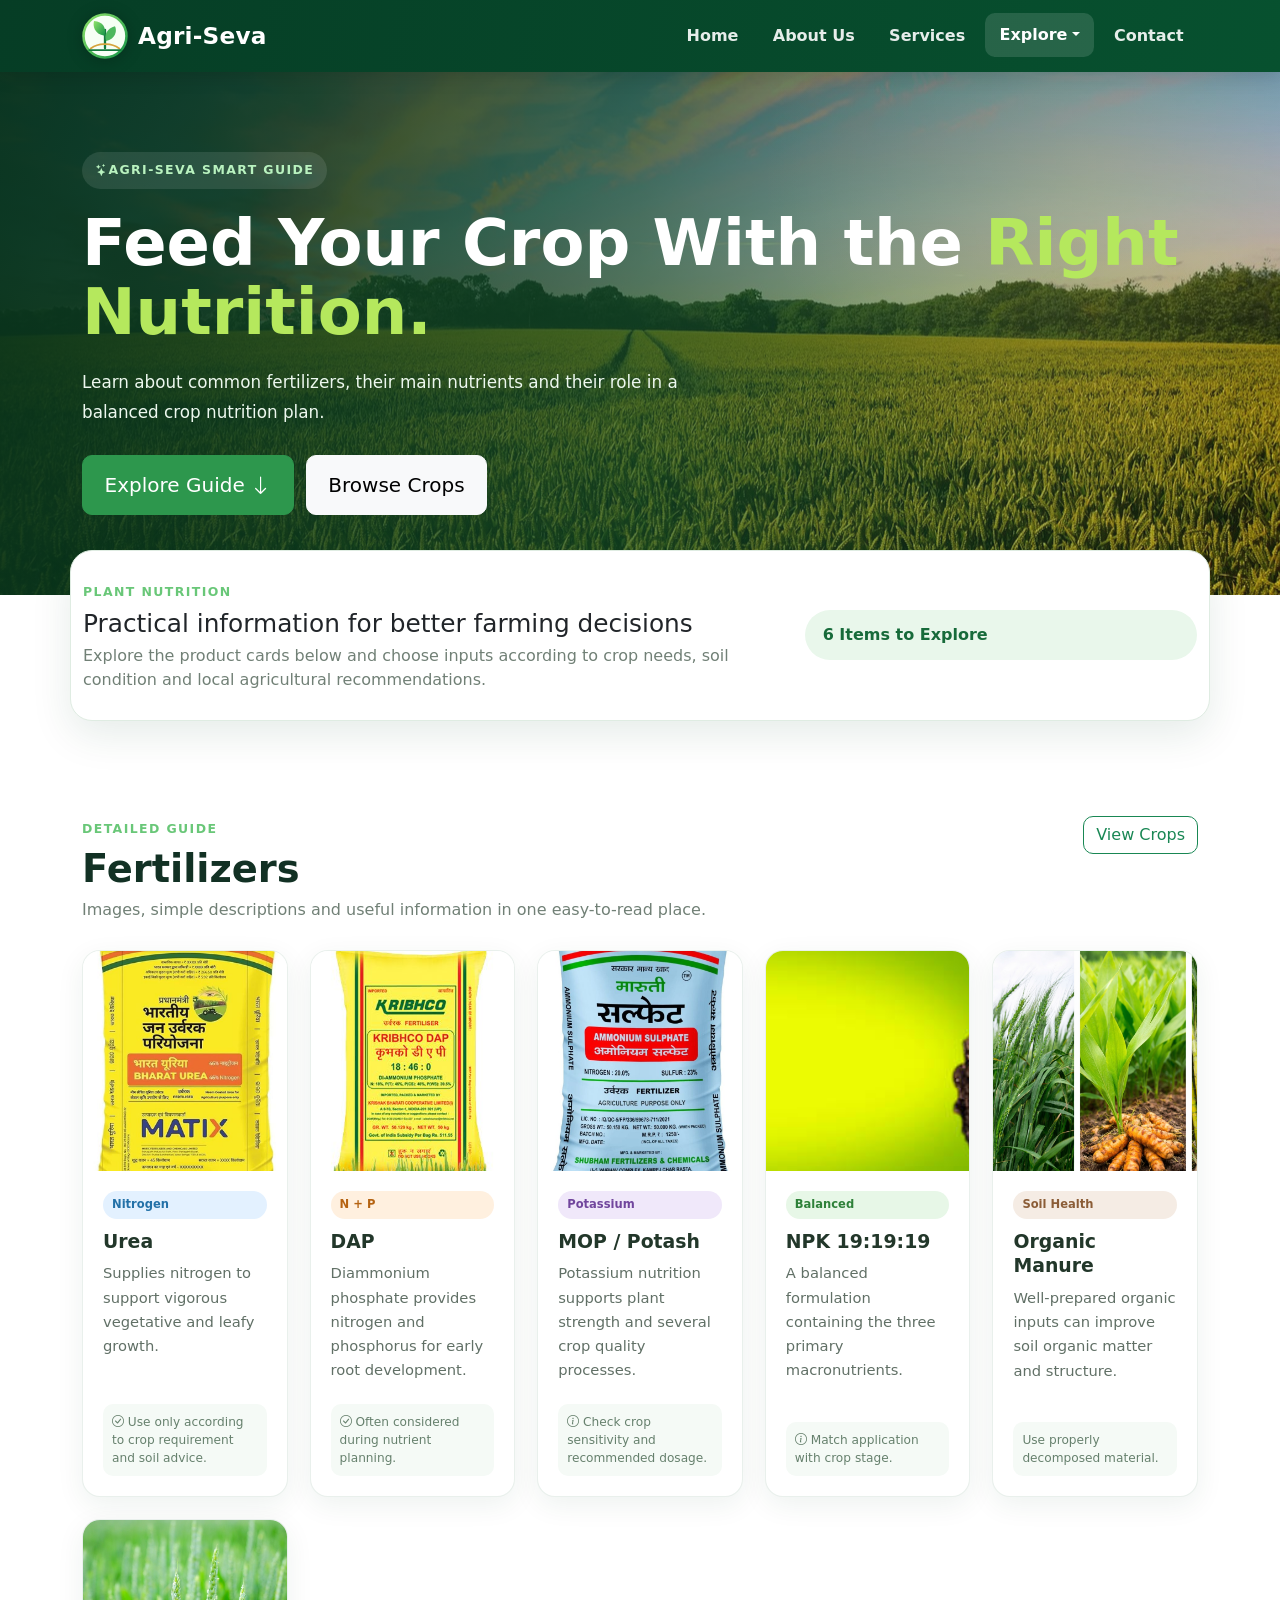
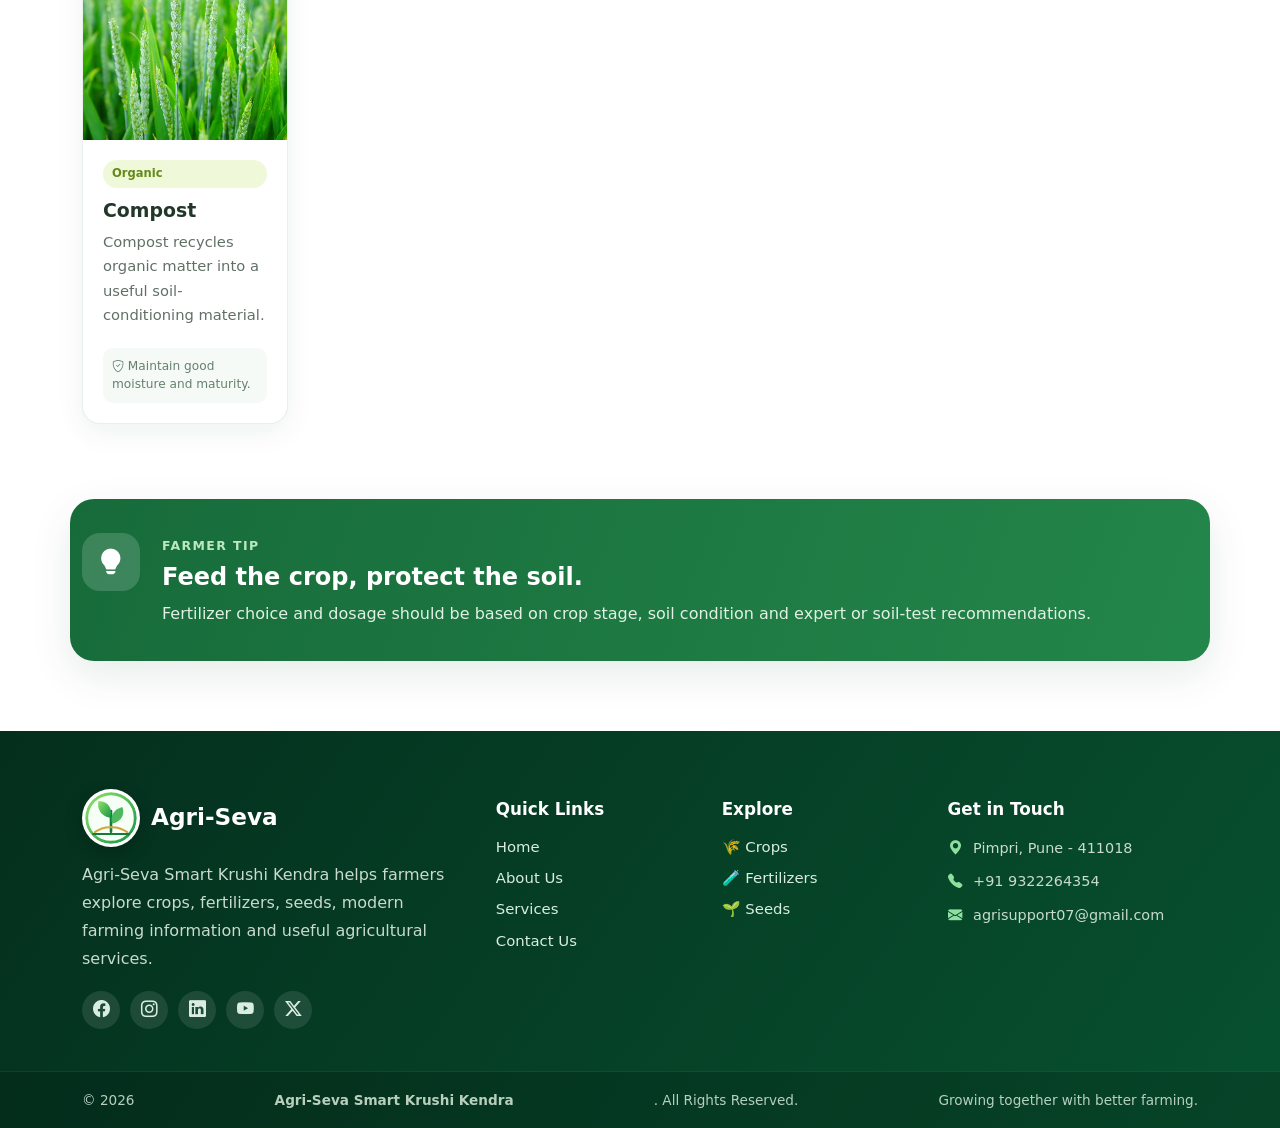
<file: fertilizers.html>
<!DOCTYPE html>
<html lang="en">
<head>
  <meta charset="UTF-8">
  <meta name="viewport" content="width=device-width, initial-scale=1.0">
  <title>Agri-Seva | Fertilizers</title>
  <link rel="stylesheet" href="css/fertilizers.css">
  <link rel="stylesheet" href="https://cdn.jsdelivr.net/npm/bootstrap-icons@1.13.1/font/bootstrap-icons.min.css">
  <link href="https://cdn.jsdelivr.net/npm/bootstrap@5.3.3/dist/css/bootstrap.min.css" rel="stylesheet">
</head>
<body>
<header class="agri-header">
  <nav class="navbar navbar-expand-lg agri-navbar">
    <div class="container">
      <a class="navbar-brand agri-brand" href="index.html"><img src="images/agri-logo.svg" alt="AgriSeva logo"><span>Agri-Seva</span>
      </a>
      <button class="navbar-toggler" type="button" data-bs-toggle="collapse" data-bs-target="#agriMainNav" aria-controls="agriMainNav" aria-expanded="false" aria-label="Open navigation">
        <span class="navbar-toggler-icon"></span>
      </button>
      <div class="collapse navbar-collapse" id="agriMainNav">
        <ul class="navbar-nav ms-auto align-items-lg-center agri-nav-list">
          <li class="nav-item"><a class="nav-link" href="index.html">Home</a></li>
          <li class="nav-item"><a class="nav-link" href="about_Us.html">About Us</a></li>
          <li class="nav-item"><a class="nav-link" href="services.html">Services</a></li>
          <li class="nav-item dropdown">
            <a class="nav-link dropdown-toggle" href="crops.html" role="button" data-bs-toggle="dropdown" aria-expanded="false">Explore</a>
            <ul class="dropdown-menu agri-dropdown shadow border-0">
              <li><a class="dropdown-item" href="crops.html"><span>🌾</span> Crops</a></li>
              <li><a class="dropdown-item" href="fertilizers.html"><span>🧪</span> Fertilizers</a></li>
              <li><a class="dropdown-item" href="seeds.html"><span>🌱</span> Seeds</a></li>
            </ul>
          </li>
          <li class="nav-item"><a class="nav-link" href="contact_us.html">Contact</a></li>
        </ul>
      </div>
    </div>
  </nav>
</header>
<main>
  <section class="hero"><div class="hero-overlay"></div><div class="container hero-content">
    <span class="eyebrow"><i class="bi bi-stars"></i> AGRI-SEVA SMART GUIDE</span>
    <h1>Feed Your Crop With the <span>Right Nutrition.</span></h1>
    <p>Learn about common fertilizers, their main nutrients and their role in a balanced crop nutrition plan.</p>
    <div class="hero-actions"><a href="#guide" class="btn btn-success btn-lg">Explore Guide <i class="bi bi-arrow-down"></i></a><a href="crops.html" class="btn btn-light btn-lg">Browse Crops</a></div>
  </div></section>
  <section id="guide" class="container explorer-card">
    <div class="explorer-copy"><span class="section-kicker">PLANT NUTRITION</span><h2>Practical information for better farming decisions</h2><p>Explore the product cards below and choose inputs according to crop needs, soil condition and local agricultural recommendations.</p></div>
    <div><div class="count-badge" style="font-size:1rem;padding:13px 18px">6 Items to Explore</div></div>
  </section>
  <section class="content-section container">
    <div class="section-heading"><div><span class="section-kicker">DETAILED GUIDE</span><h2>Fertilizers</h2><p>Images, simple descriptions and useful information in one easy-to-read place.</p></div><a class="btn btn-outline-success" href="crops.html">View Crops</a></div>
    <div class="info-grid fertilizer-grid">
<article class="info-card"><img src="images/urea.jpg" alt="Urea fertilizer"><div class="card-body"><span class="tag blue">Nitrogen</span><h3>Urea</h3><p>Supplies nitrogen to support vigorous vegetative and leafy growth.</p><div class="mini-note"><i class="bi bi-check-circle"></i> Use only according to crop requirement and soil advice.</div></div></article>
<article class="info-card"><img src="images/DAP.jpeg" alt="DAP fertilizer"><div class="card-body"><span class="tag orange">N + P</span><h3>DAP</h3><p>Diammonium phosphate provides nitrogen and phosphorus for early root development.</p><div class="mini-note"><i class="bi bi-check-circle"></i> Often considered during nutrient planning.</div></div></article>
<article class="info-card"><img src="images/download (2).jpeg" alt="Potash fertilizer"><div class="card-body"><span class="tag purple">Potassium</span><h3>MOP / Potash</h3><p>Potassium nutrition supports plant strength and several crop quality processes.</p><div class="mini-note"><i class="bi bi-info-circle"></i> Check crop sensitivity and recommended dosage.</div></div></article>
<article class="info-card"><img src="images/6937.jpg" alt="NPK fertilizer"><div class="card-body"><span class="tag green">Balanced</span><h3>NPK 19:19:19</h3><p>A balanced formulation containing the three primary macronutrients.</p><div class="mini-note"><i class="bi bi-info-circle"></i> Match application with crop stage.</div></div></article>
<article class="info-card"><img src="images/mix crop.png" alt="Organic manure"><div class="card-body"><span class="tag brown">Soil Health</span><h3>Organic Manure</h3><p>Well-prepared organic inputs can improve soil organic matter and structure.</p><div class="mini-note"><i class="bi bi-leaf"></i> Use properly decomposed material.</div></div></article>
<article class="info-card"><img src="images/green-1117267_1280.jpg" alt="Compost"><div class="card-body"><span class="tag lime">Organic</span><h3>Compost</h3><p>Compost recycles organic matter into a useful soil-conditioning material.</p><div class="mini-note"><i class="bi bi-shield-check"></i> Maintain good moisture and maturity.</div></div></article></div>
  </section>
  <section class="container farmer-tip"><div class="tip-icon"><i class="bi bi-lightbulb-fill"></i></div><div><span class="section-kicker">FARMER TIP</span><h2>Feed the crop, protect the soil.</h2><p>Fertilizer choice and dosage should be based on crop stage, soil condition and expert or soil-test recommendations.</p></div></section>
</main>
<footer class="agri-footer">
  <div class="container agri-footer-grid">
    <div class="footer-about">
      <a class="footer-logo" href="index.html"><img src="images/agri-logo.svg" alt="AgriSeva logo"><span>Agri-Seva</span></a>
      <p>Agri-Seva Smart Krushi Kendra helps farmers explore crops, fertilizers, seeds, modern farming information and useful agricultural services.</p>
      <div class="social-links" aria-label="Social media links">
        <a href="https://www.facebook.com/" target="_blank" rel="noopener noreferrer" aria-label="Facebook"><i class="bi bi-facebook"></i></a>
        <a href="https://www.instagram.com/" target="_blank" rel="noopener noreferrer" aria-label="Instagram"><i class="bi bi-instagram"></i></a>
        <a href="https://www.linkedin.com/" target="_blank" rel="noopener noreferrer" aria-label="LinkedIn"><i class="bi bi-linkedin"></i></a>
        <a href="https://www.youtube.com/" target="_blank" rel="noopener noreferrer" aria-label="YouTube"><i class="bi bi-youtube"></i></a>
        <a href="https://x.com/" target="_blank" rel="noopener noreferrer" aria-label="X"><i class="bi bi-twitter-x"></i></a>
      </div>
    </div>
    <div class="footer-links">
      <h4>Quick Links</h4>
      <a href="index.html">Home</a><a href="about_Us.html">About Us</a><a href="services.html">Services</a><a href="contact_us.html">Contact Us</a>
    </div>
    <div class="footer-links">
      <h4>Explore</h4>
      <a href="crops.html">🌾 Crops</a><a href="fertilizers.html">🧪 Fertilizers</a><a href="seeds.html">🌱 Seeds</a>
    </div>
    <div class="footer-contact">
      <h4>Get in Touch</h4>
      <p><i class="bi bi-geo-alt-fill"></i> Pimpri, Pune - 411018</p>
      <p><i class="bi bi-telephone-fill"></i> +91 9322264354</p>
      <p><i class="bi bi-envelope-fill"></i> agrisupport07@gmail.com</p>
    </div>
  </div>
  <div class="agri-footer-bottom"><div class="container">© 2026 <strong>Agri-Seva Smart Krushi Kendra</strong>. All Rights Reserved. <span>Growing together with better farming.</span></div></div>
</footer>
<script src="https://cdn.jsdelivr.net/npm/bootstrap@5.3.3/dist/js/bootstrap.bundle.min.js"></script>
<script>document.addEventListener('DOMContentLoaded',function(){const page=location.pathname.split('/').pop()||'index.html';document.querySelectorAll('.agri-navbar .nav-link').forEach(a=>{const href=a.getAttribute('href');if(href===page||(href==='crops.html'&&['crops.html','fertilizers.html','seeds.html'].includes(page)))a.classList.add('active');});});</script>
<script src="js/site-enhancements.js"></script>
</body></html>
</file>
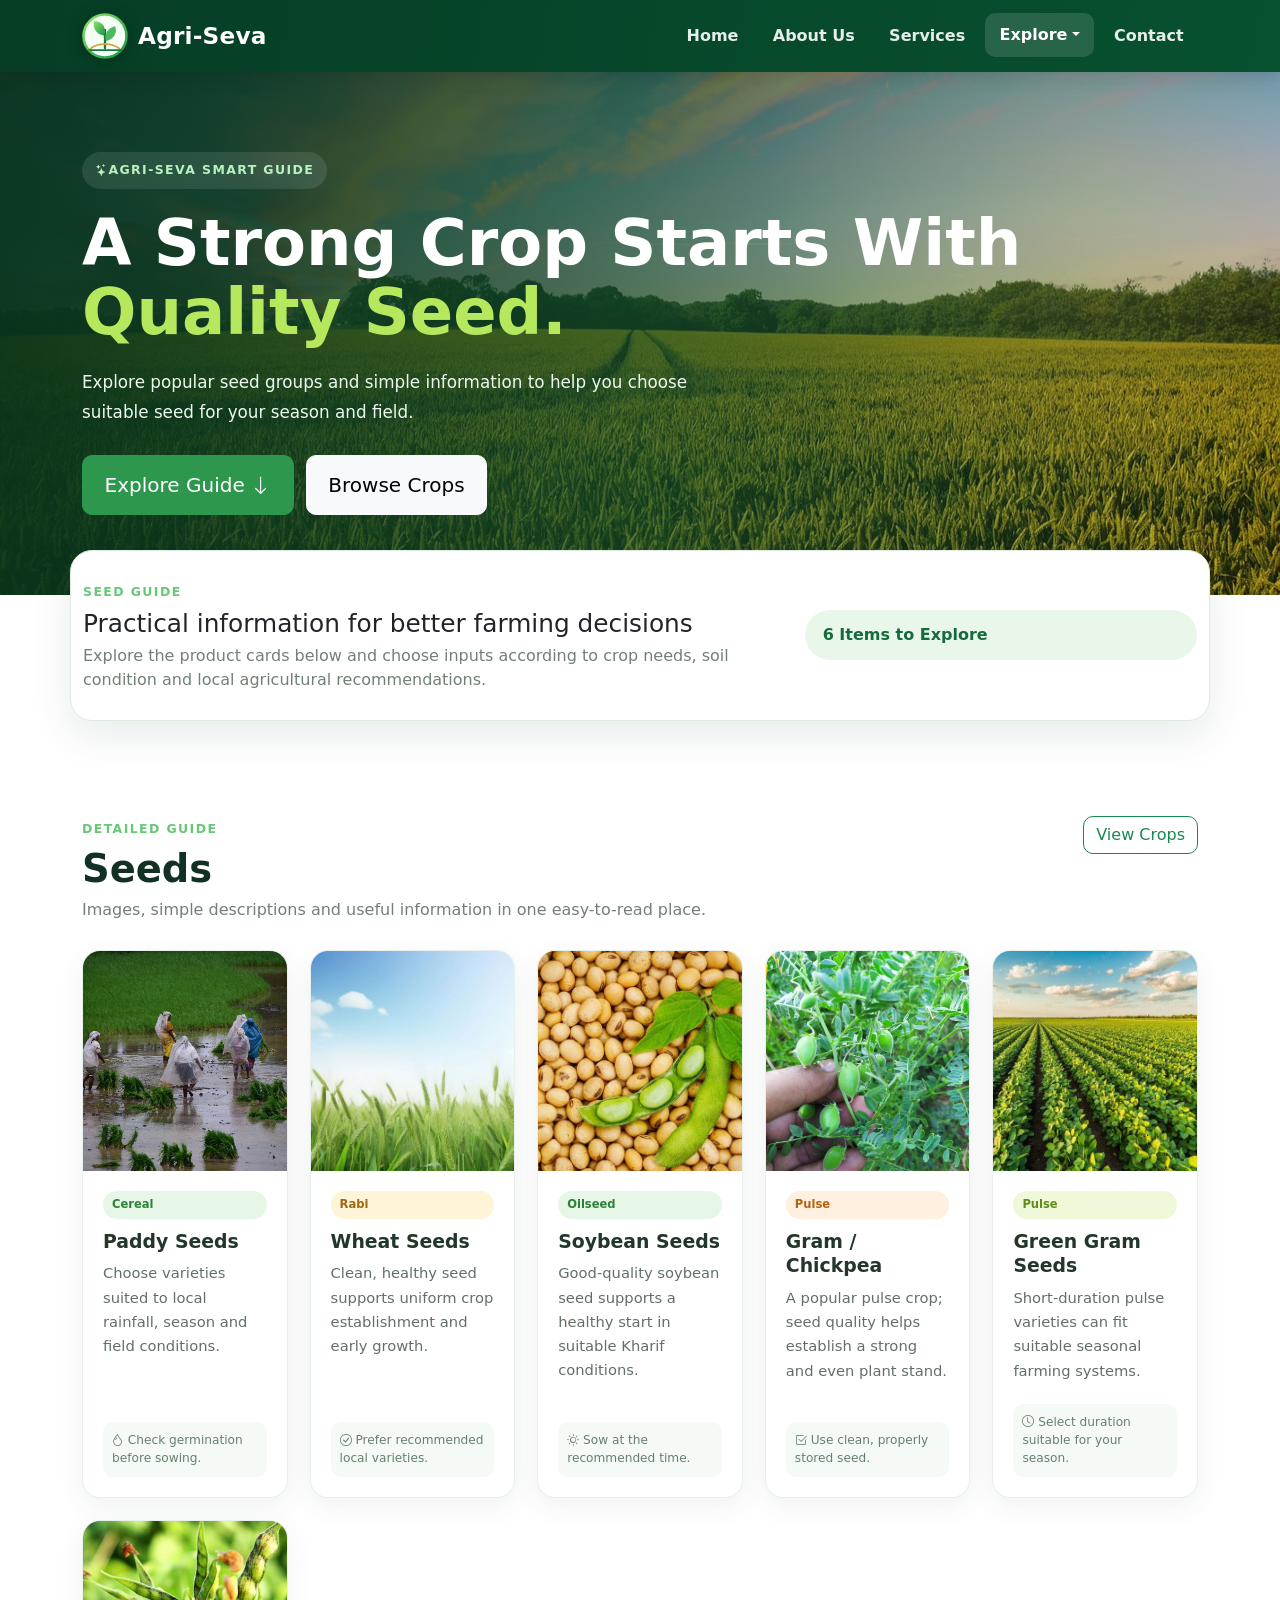
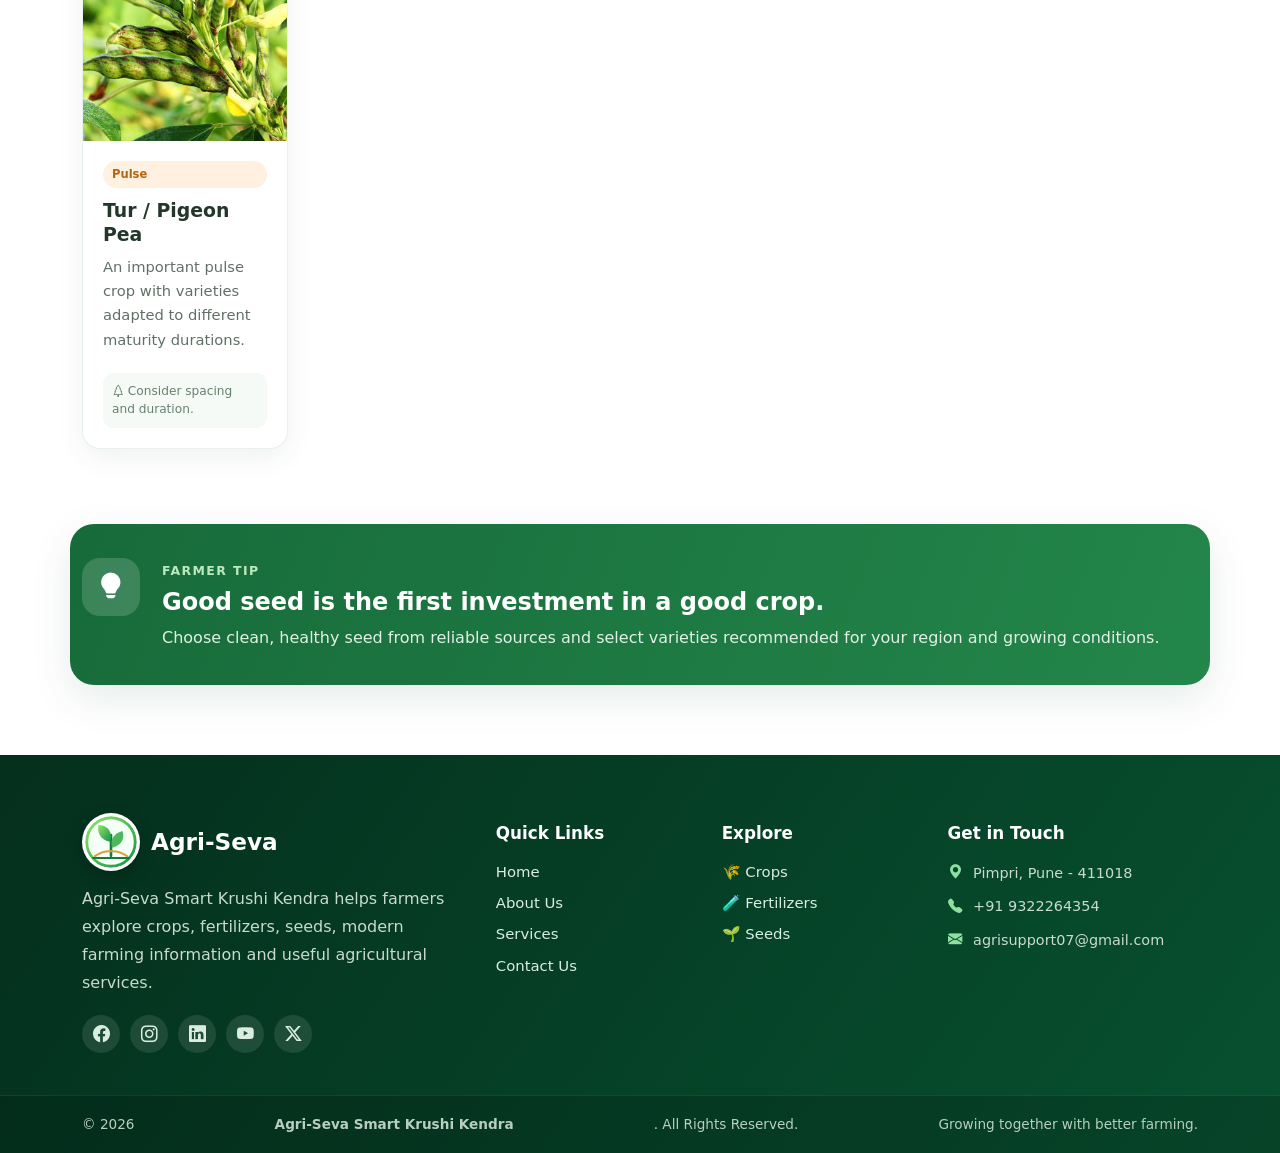
<file: seeds.html>
<!DOCTYPE html>
<html lang="en">
<head>
  <meta charset="UTF-8">
  <meta name="viewport" content="width=device-width, initial-scale=1.0">
  <title>Agri-Seva | Seeds</title>
  <link rel="stylesheet" href="css/seeds.css">
  <link rel="stylesheet" href="https://cdn.jsdelivr.net/npm/bootstrap-icons@1.13.1/font/bootstrap-icons.min.css">
  <link href="https://cdn.jsdelivr.net/npm/bootstrap@5.3.3/dist/css/bootstrap.min.css" rel="stylesheet">
</head>
<body>
<header class="agri-header">
  <nav class="navbar navbar-expand-lg agri-navbar">
    <div class="container">
      <a class="navbar-brand agri-brand" href="index.html"><img src="images/agri-logo.svg" alt="AgriSeva logo"><span>Agri-Seva</span>
      </a>
      <button class="navbar-toggler" type="button" data-bs-toggle="collapse" data-bs-target="#agriMainNav" aria-controls="agriMainNav" aria-expanded="false" aria-label="Open navigation">
        <span class="navbar-toggler-icon"></span>
      </button>
      <div class="collapse navbar-collapse" id="agriMainNav">
        <ul class="navbar-nav ms-auto align-items-lg-center agri-nav-list">
          <li class="nav-item"><a class="nav-link" href="index.html">Home</a></li>
          <li class="nav-item"><a class="nav-link" href="about_Us.html">About Us</a></li>
          <li class="nav-item"><a class="nav-link" href="services.html">Services</a></li>
          <li class="nav-item dropdown">
            <a class="nav-link dropdown-toggle" href="crops.html" role="button" data-bs-toggle="dropdown" aria-expanded="false">Explore</a>
            <ul class="dropdown-menu agri-dropdown shadow border-0">
              <li><a class="dropdown-item" href="crops.html"><span>🌾</span> Crops</a></li>
              <li><a class="dropdown-item" href="fertilizers.html"><span>🧪</span> Fertilizers</a></li>
              <li><a class="dropdown-item" href="seeds.html"><span>🌱</span> Seeds</a></li>
            </ul>
          </li>
          <li class="nav-item"><a class="nav-link" href="contact_us.html">Contact</a></li>
        </ul>
      </div>
    </div>
  </nav>
</header>
<main>
  <section class="hero"><div class="hero-overlay"></div><div class="container hero-content">
    <span class="eyebrow"><i class="bi bi-stars"></i> AGRI-SEVA SMART GUIDE</span>
    <h1>A Strong Crop Starts With <span>Quality Seed.</span></h1>
    <p>Explore popular seed groups and simple information to help you choose suitable seed for your season and field.</p>
    <div class="hero-actions"><a href="#guide" class="btn btn-success btn-lg">Explore Guide <i class="bi bi-arrow-down"></i></a><a href="crops.html" class="btn btn-light btn-lg">Browse Crops</a></div>
  </div></section>
  <section id="guide" class="container explorer-card">
    <div class="explorer-copy"><span class="section-kicker">SEED GUIDE</span><h2>Practical information for better farming decisions</h2><p>Explore the product cards below and choose inputs according to crop needs, soil condition and local agricultural recommendations.</p></div>
    <div><div class="count-badge" style="font-size:1rem;padding:13px 18px">6 Items to Explore</div></div>
  </section>
  <section class="content-section container">
    <div class="section-heading"><div><span class="section-kicker">DETAILED GUIDE</span><h2>Seeds</h2><p>Images, simple descriptions and useful information in one easy-to-read place.</p></div><a class="btn btn-outline-success" href="crops.html">View Crops</a></div>
    <div class="info-grid fertilizer-grid">
<article class="info-card"><img src="images/paddy.jpg" alt="Paddy seeds"><div class="card-body"><span class="tag green">Cereal</span><h3>Paddy Seeds</h3><p>Choose varieties suited to local rainfall, season and field conditions.</p><div class="mini-note"><i class="bi bi-droplet"></i> Check germination before sowing.</div></div></article>
<article class="info-card"><img src="images/wheat2.jpeg" alt="Wheat seeds"><div class="card-body"><span class="tag gold">Rabi</span><h3>Wheat Seeds</h3><p>Clean, healthy seed supports uniform crop establishment and early growth.</p><div class="mini-note"><i class="bi bi-check-circle"></i> Prefer recommended local varieties.</div></div></article>
<article class="info-card"><img src="images/seed2 soya.jpeg" alt="Soybean seeds"><div class="card-body"><span class="tag green">Oilseed</span><h3>Soybean Seeds</h3><p>Good-quality soybean seed supports a healthy start in suitable Kharif conditions.</p><div class="mini-note"><i class="bi bi-sun"></i> Sow at the recommended time.</div></div></article>
<article class="info-card"><img src="images/Gram.jpeg" alt="Gram seeds"><div class="card-body"><span class="tag orange">Pulse</span><h3>Gram / Chickpea</h3><p>A popular pulse crop; seed quality helps establish a strong and even plant stand.</p><div class="mini-note"><i class="bi bi-check2-square"></i> Use clean, properly stored seed.</div></div></article>
<article class="info-card"><img src="images/green soy.jpeg" alt="Green gram seeds"><div class="card-body"><span class="tag lime">Pulse</span><h3>Green Gram Seeds</h3><p>Short-duration pulse varieties can fit suitable seasonal farming systems.</p><div class="mini-note"><i class="bi bi-clock"></i> Select duration suitable for your season.</div></div></article>
<article class="info-card"><img src="images/tur crop.jpg" alt="Pigeon pea seeds"><div class="card-body"><span class="tag orange">Pulse</span><h3>Tur / Pigeon Pea</h3><p>An important pulse crop with varieties adapted to different maturity durations.</p><div class="mini-note"><i class="bi bi-tree"></i> Consider spacing and duration.</div></div></article></div>
  </section>
  <section class="container farmer-tip"><div class="tip-icon"><i class="bi bi-lightbulb-fill"></i></div><div><span class="section-kicker">FARMER TIP</span><h2>Good seed is the first investment in a good crop.</h2><p>Choose clean, healthy seed from reliable sources and select varieties recommended for your region and growing conditions.</p></div></section>
</main>
<footer class="agri-footer">
  <div class="container agri-footer-grid">
    <div class="footer-about">
      <a class="footer-logo" href="index.html"><img src="images/agri-logo.svg" alt="AgriSeva logo"><span>Agri-Seva</span></a>
      <p>Agri-Seva Smart Krushi Kendra helps farmers explore crops, fertilizers, seeds, modern farming information and useful agricultural services.</p>
      <div class="social-links" aria-label="Social media links">
        <a href="https://www.facebook.com/" target="_blank" rel="noopener noreferrer" aria-label="Facebook"><i class="bi bi-facebook"></i></a>
        <a href="https://www.instagram.com/" target="_blank" rel="noopener noreferrer" aria-label="Instagram"><i class="bi bi-instagram"></i></a>
        <a href="https://www.linkedin.com/" target="_blank" rel="noopener noreferrer" aria-label="LinkedIn"><i class="bi bi-linkedin"></i></a>
        <a href="https://www.youtube.com/" target="_blank" rel="noopener noreferrer" aria-label="YouTube"><i class="bi bi-youtube"></i></a>
        <a href="https://x.com/" target="_blank" rel="noopener noreferrer" aria-label="X"><i class="bi bi-twitter-x"></i></a>
      </div>
    </div>
    <div class="footer-links">
      <h4>Quick Links</h4>
      <a href="index.html">Home</a><a href="about_Us.html">About Us</a><a href="services.html">Services</a><a href="contact_us.html">Contact Us</a>
    </div>
    <div class="footer-links">
      <h4>Explore</h4>
      <a href="crops.html">🌾 Crops</a><a href="fertilizers.html">🧪 Fertilizers</a><a href="seeds.html">🌱 Seeds</a>
    </div>
    <div class="footer-contact">
      <h4>Get in Touch</h4>
      <p><i class="bi bi-geo-alt-fill"></i> Pimpri, Pune - 411018</p>
      <p><i class="bi bi-telephone-fill"></i> +91 9322264354</p>
      <p><i class="bi bi-envelope-fill"></i> agrisupport07@gmail.com</p>
    </div>
  </div>
  <div class="agri-footer-bottom"><div class="container">© 2026 <strong>Agri-Seva Smart Krushi Kendra</strong>. All Rights Reserved. <span>Growing together with better farming.</span></div></div>
</footer>
<script src="https://cdn.jsdelivr.net/npm/bootstrap@5.3.3/dist/js/bootstrap.bundle.min.js"></script>
<script>document.addEventListener('DOMContentLoaded',function(){const page=location.pathname.split('/').pop()||'index.html';document.querySelectorAll('.agri-navbar .nav-link').forEach(a=>{const href=a.getAttribute('href');if(href===page||(href==='crops.html'&&['crops.html','fertilizers.html','seeds.html'].includes(page)))a.classList.add('active');});});</script>
<script src="js/site-enhancements.js"></script>
</body></html>
</file>
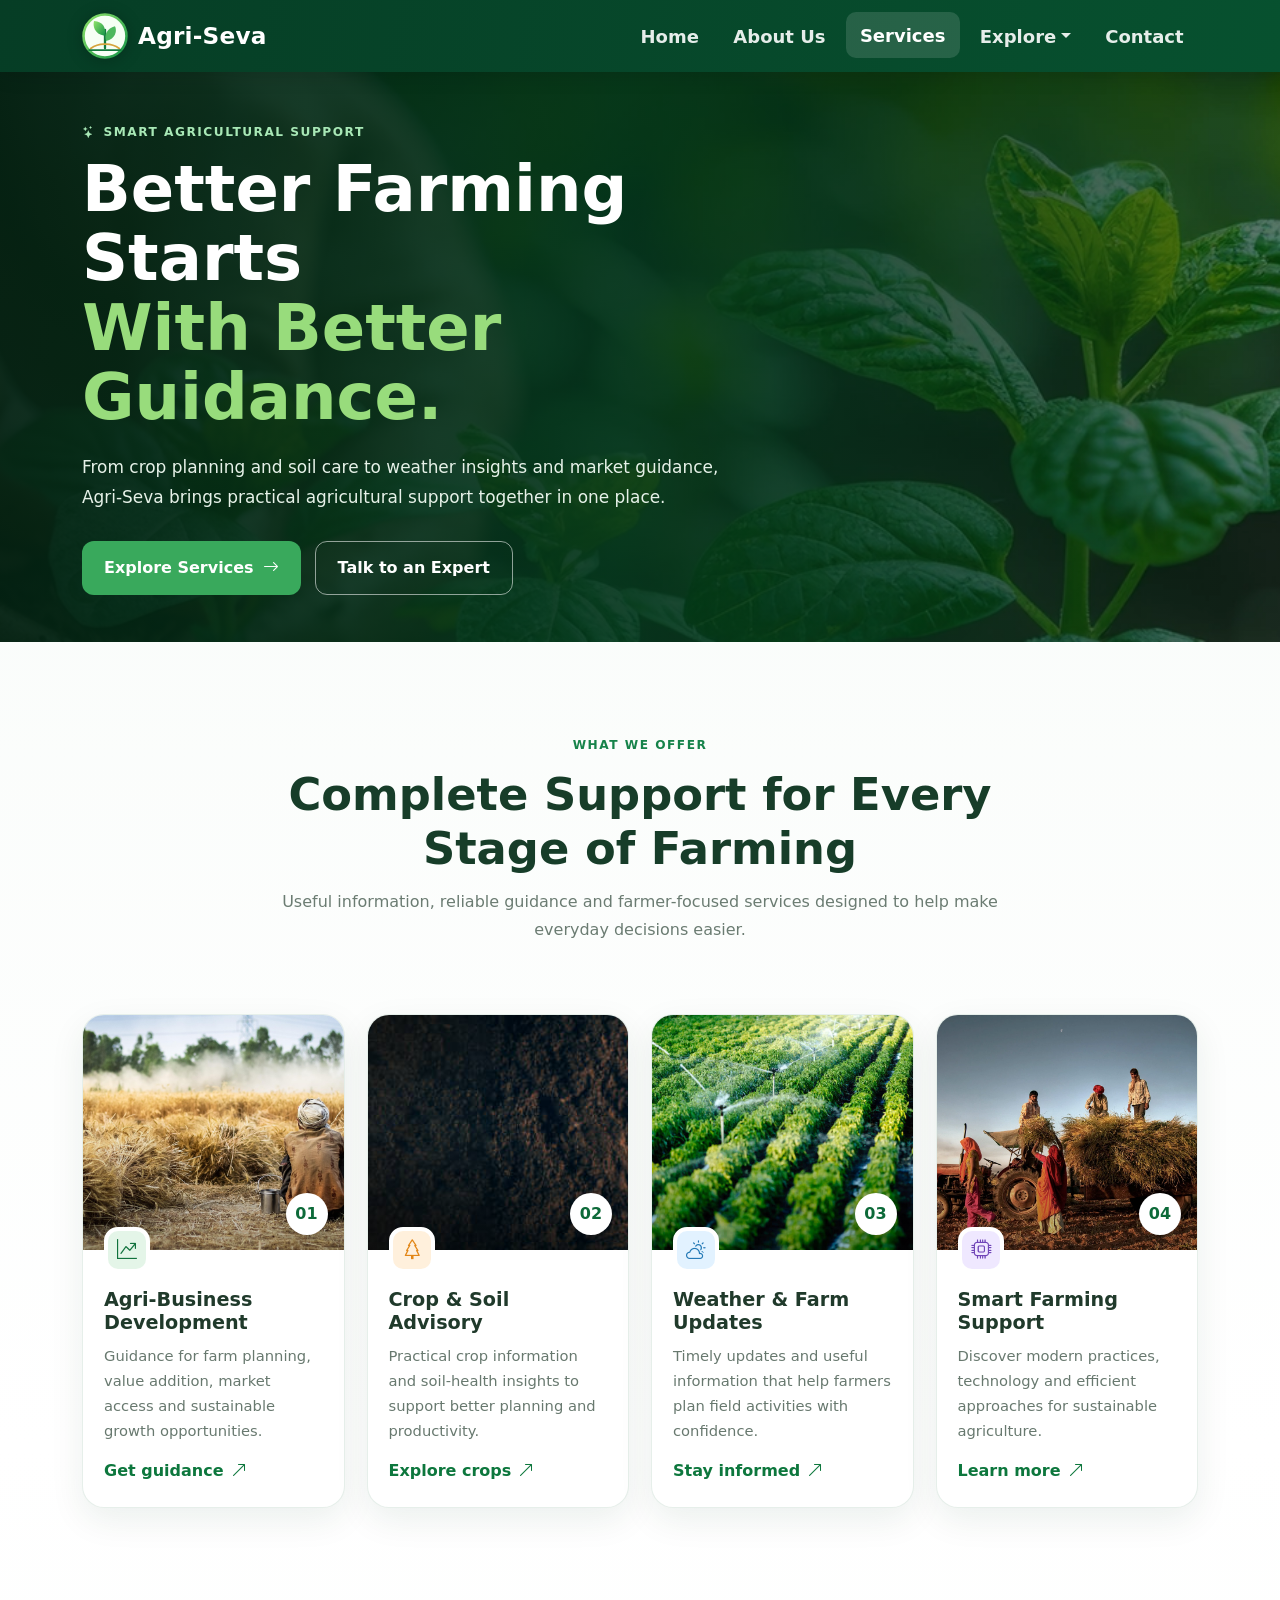
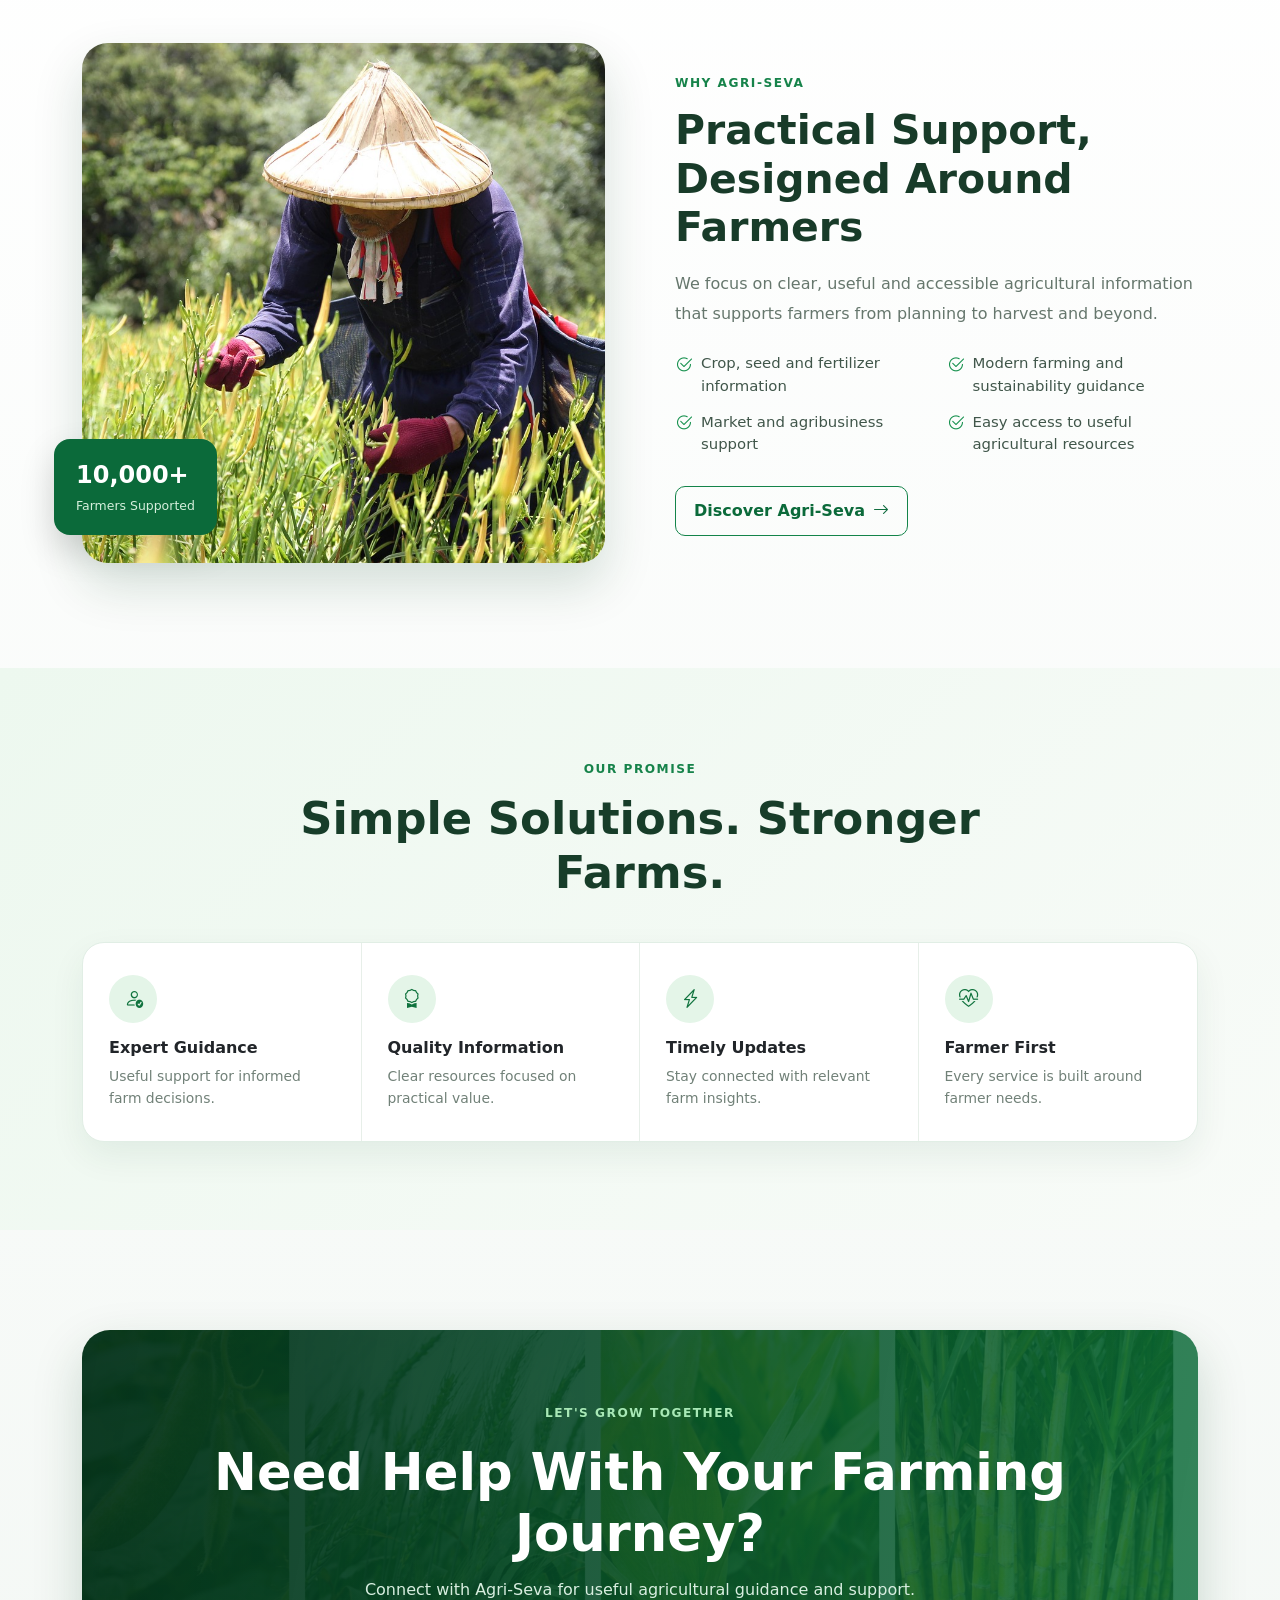
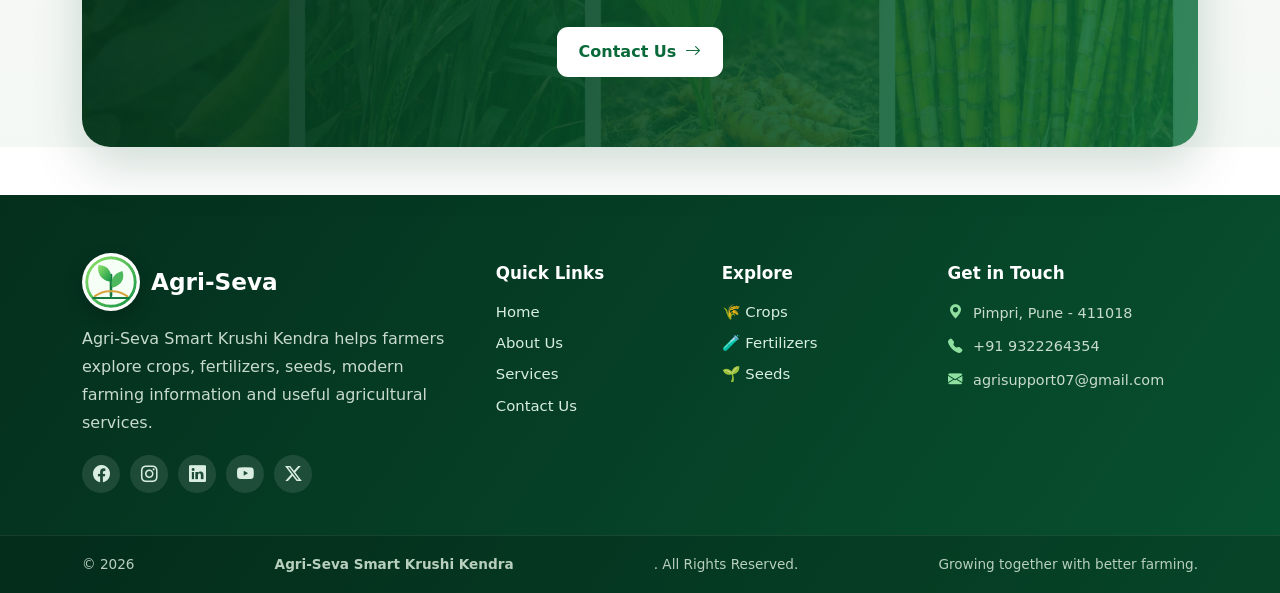
<file: services.html>
<!doctype html>
<html lang="en">
  <head>
    <meta charset="UTF-8" />
    <meta name="viewport" content="width=device-width, initial-scale=1.0" />
    <title>Services</title>
    <link
      rel="stylesheet"
      href="https://cdn.jsdelivr.net/npm/bootstrap-icons@1.13.1/font/bootstrap-icons.min.css"
    />
    <link rel="stylesheet" href="css/services.css" />
    <link
      href="https://cdn.jsdelivr.net/npm/bootstrap@5.3.8/dist/css/bootstrap.min.css"
      rel="stylesheet"
      integrity="sha384-sRIl4kxILFvY47J16cr9ZwB07vP4J8+LH7qKQnuqkuIAvNWLzeN8tE5YBujZqJLB"
      crossorigin="anonymous"
    />
</head>

  <body>
    <!-- Header section start -->
      <header class="agri-header">
  <nav class="navbar navbar-expand-lg agri-navbar">
    <div class="container">
      <a class="navbar-brand agri-brand" href="index.html"><img src="images/agri-logo.svg" alt="AgriSeva logo"><span>Agri-Seva</span>
      </a>
      <button class="navbar-toggler" type="button" data-bs-toggle="collapse" data-bs-target="#agriMainNav" aria-controls="agriMainNav" aria-expanded="false" aria-label="Open navigation">
        <span class="navbar-toggler-icon"></span>
      </button>
      <div class="collapse navbar-collapse" id="agriMainNav">
        <ul class="navbar-nav ms-auto align-items-lg-center agri-nav-list">
          <li class="nav-item"><a class="nav-link" href="index.html">Home</a></li>
          <li class="nav-item"><a class="nav-link" href="about_Us.html">About Us</a></li>
          <li class="nav-item"><a class="nav-link" href="services.html">Services</a></li>
          <li class="nav-item dropdown">
            <a class="nav-link dropdown-toggle" href="crops.html" role="button" data-bs-toggle="dropdown" aria-expanded="false">Explore</a>
            <ul class="dropdown-menu agri-dropdown shadow border-0">
              <li><a class="dropdown-item" href="crops.html"><span>🌾</span> Crops</a></li>
              <li><a class="dropdown-item" href="fertilizers.html"><span>🧪</span> Fertilizers</a></li>
              <li><a class="dropdown-item" href="seeds.html"><span>🌱</span> Seeds</a></li>
            </ul>
          </li>
          <li class="nav-item"><a class="nav-link" href="contact_us.html">Contact</a></li>
        </ul>
      </div>
    </div>
  </nav>
</header>
      <!-- Header section end -->
    
    <!-- Main section start -->
    <main class="services-page">
      <section class="services-hero">
        <img src="images/service_img.webp" alt="Modern agricultural field" />
        <div class="services-hero-overlay"></div>
        <div class="container services-hero-content">
          <span class="eyebrow light"><i class="bi bi-stars"></i> SMART AGRICULTURAL SUPPORT</span>
          <h1>Better Farming Starts<br><span>With Better Guidance.</span></h1>
          <p>From crop planning and soil care to weather insights and market guidance, Agri-Seva brings practical agricultural support together in one place.</p>
          <div class="hero-actions"><a href="#our-services" class="hero-primary">Explore Services <i class="bi bi-arrow-right"></i></a><a href="contact_us.html" class="hero-secondary">Talk to an Expert</a></div>
        </div>
      </section>

      <section class="service-intro container reveal-on-scroll">
        <div class="section-heading centered">
          <span class="eyebrow">WHAT WE OFFER</span>
          <h2>Complete Support for Every Stage of Farming</h2>
          <p>Useful information, reliable guidance and farmer-focused services designed to help make everyday decisions easier.</p>
        </div>
      </section>

      <section id="our-services" class="container service-grid">
        <article class="service-image-card reveal-on-scroll">
          <div class="service-photo"><img src="images/f_img.jpg" alt="Farmer working in agricultural field"><span class="service-number">01</span></div>
          <div class="service-copy"><div class="service-icon"><i class="bi bi-graph-up-arrow"></i></div><h3>Agri-Business Development</h3><p>Guidance for farm planning, value addition, market access and sustainable growth opportunities.</p><a href="contact_us.html">Get guidance <i class="bi bi-arrow-up-right"></i></a></div>
        </article>
        <article class="service-image-card reveal-on-scroll">
          <div class="service-photo"><img src="images/agr.jpg" alt="Healthy crops in a farm"><span class="service-number">02</span></div>
          <div class="service-copy"><div class="service-icon orange"><i class="bi bi-tree"></i></div><h3>Crop & Soil Advisory</h3><p>Practical crop information and soil-health insights to support better planning and productivity.</p><a href="crops.html">Explore crops <i class="bi bi-arrow-up-right"></i></a></div>
        </article>
        <article class="service-image-card reveal-on-scroll">
          <div class="service-photo"><img src="images/water.jpg" alt="Irrigation in agricultural field"><span class="service-number">03</span></div>
          <div class="service-copy"><div class="service-icon blue"><i class="bi bi-cloud-sun"></i></div><h3>Weather & Farm Updates</h3><p>Timely updates and useful information that help farmers plan field activities with confidence.</p><a href="contact_us.html">Stay informed <i class="bi bi-arrow-up-right"></i></a></div>
        </article>
        <article class="service-image-card reveal-on-scroll">
          <div class="service-photo"><img src="images/tractor.webp" alt="Tractor used for modern farming"><span class="service-number">04</span></div>
          <div class="service-copy"><div class="service-icon purple"><i class="bi bi-cpu"></i></div><h3>Smart Farming Support</h3><p>Discover modern practices, technology and efficient approaches for sustainable agriculture.</p><a href="services.html">Learn more <i class="bi bi-arrow-up-right"></i></a></div>
        </article>
      </section>

      <section class="container spotlight-section reveal-on-scroll">
        <div class="spotlight-image"><img src="images/farmer3.jpg" alt="Indian farmer in the field"><div class="image-badge"><strong>10,000+</strong><span>Farmers Supported</span></div></div>
        <div class="spotlight-content"><span class="eyebrow">WHY AGRI-SEVA</span><h2>Practical Support, Designed Around Farmers</h2><p>We focus on clear, useful and accessible agricultural information that supports farmers from planning to harvest and beyond.</p>
          <div class="check-list"><div><i class="bi bi-check2-circle"></i><span>Crop, seed and fertilizer information</span></div><div><i class="bi bi-check2-circle"></i><span>Modern farming and sustainability guidance</span></div><div><i class="bi bi-check2-circle"></i><span>Market and agribusiness support</span></div><div><i class="bi bi-check2-circle"></i><span>Easy access to useful agricultural resources</span></div></div>
          <a class="outline-action" href="about_Us.html">Discover Agri-Seva <i class="bi bi-arrow-right"></i></a>
        </div>
      </section>

      <section class="benefits-section">
        <div class="container"><div class="section-heading centered"><span class="eyebrow">OUR PROMISE</span><h2>Simple Solutions. Stronger Farms.</h2></div>
          <div class="benefit-row reveal-on-scroll"><div><i class="bi bi-person-check"></i><h4>Expert Guidance</h4><p>Useful support for informed farm decisions.</p></div><div><i class="bi bi-award"></i><h4>Quality Information</h4><p>Clear resources focused on practical value.</p></div><div><i class="bi bi-lightning-charge"></i><h4>Timely Updates</h4><p>Stay connected with relevant farm insights.</p></div><div><i class="bi bi-heart-pulse"></i><h4>Farmer First</h4><p>Every service is built around farmer needs.</p></div></div>
        </div>
      </section>

      <section class="container farm-cta reveal-on-scroll"><div><span class="eyebrow light">LET'S GROW TOGETHER</span><h2>Need Help With Your Farming Journey?</h2><p>Connect with Agri-Seva for useful agricultural guidance and support.</p><a href="contact_us.html">Contact Us <i class="bi bi-arrow-right"></i></a></div></section>
    </main>
    <!-- Main section End-->

    <!-- footer section start -->

    <footer class="agri-footer">
  <div class="container agri-footer-grid">
    <div class="footer-about">
      <a class="footer-logo" href="index.html"><img src="images/agri-logo.svg" alt="AgriSeva logo"><span>Agri-Seva</span></a>
      <p>Agri-Seva Smart Krushi Kendra helps farmers explore crops, fertilizers, seeds, modern farming information and useful agricultural services.</p>
      <div class="social-links" aria-label="Social media links">
        <a href="https://www.facebook.com/" target="_blank" rel="noopener noreferrer" aria-label="Facebook"><i class="bi bi-facebook"></i></a>
        <a href="https://www.instagram.com/" target="_blank" rel="noopener noreferrer" aria-label="Instagram"><i class="bi bi-instagram"></i></a>
        <a href="https://www.linkedin.com/" target="_blank" rel="noopener noreferrer" aria-label="LinkedIn"><i class="bi bi-linkedin"></i></a>
        <a href="https://www.youtube.com/" target="_blank" rel="noopener noreferrer" aria-label="YouTube"><i class="bi bi-youtube"></i></a>
        <a href="https://x.com/" target="_blank" rel="noopener noreferrer" aria-label="X"><i class="bi bi-twitter-x"></i></a>
      </div>
    </div>
    <div class="footer-links">
      <h4>Quick Links</h4>
      <a href="index.html">Home</a><a href="about_Us.html">About Us</a><a href="services.html">Services</a><a href="contact_us.html">Contact Us</a>
    </div>
    <div class="footer-links">
      <h4>Explore</h4>
      <a href="crops.html">🌾 Crops</a><a href="fertilizers.html">🧪 Fertilizers</a><a href="seeds.html">🌱 Seeds</a>
    </div>
    <div class="footer-contact">
      <h4>Get in Touch</h4>
      <p><i class="bi bi-geo-alt-fill"></i> Pimpri, Pune - 411018</p>
      <p><i class="bi bi-telephone-fill"></i> +91 9322264354</p>
      <p><i class="bi bi-envelope-fill"></i> agrisupport07@gmail.com</p>
    </div>
  </div>
  <div class="agri-footer-bottom"><div class="container">© 2026 <strong>Agri-Seva Smart Krushi Kendra</strong>. All Rights Reserved. <span>Growing together with better farming.</span></div></div>
</footer>
    <!-- footer section End -->
     <script>
      function changeimg2(){
        document.getElementById("myimg2").src = "images/tractor.webp";
      }
     </script>
     <script>
      function changeimg() {
        document.getElementById("myimg").src = "images/shetkari.jpg";
      }
    </script>
     <script>
      function changeText() {
        document.getElementById("text").innerHTML = "From Soil to Success - We're With You";
      }
    </script>
    <script
      src="https://cdn.jsdelivr.net/npm/bootstrap@5.3.8/dist/js/bootstrap.bundle.min.js"
      integrity="sha384-FKyoEForCGlyvwx9Hj09JcYn3nv7wiPVlz7YYwJrWVcXK/BmnVDxM+D2scQbITxI"
      crossorigin="anonymous"
    ></script>
  <script>document.addEventListener('DOMContentLoaded',function(){const page=location.pathname.split('/').pop()||'index.html';document.querySelectorAll('.agri-navbar .nav-link').forEach(a=>{const href=a.getAttribute('href');if(href===page||(href==='crops.html'&&['crops.html','fertilizers.html','seeds.html'].includes(page)))a.classList.add('active');});});</script>
<script src="js/site-enhancements.js"></script>
</body>
</html>
</file>
<file: css/index.css>
/* Header section :start */
/* Header background */
header {
  background-color: rgb(74, 195, 74);
  /* soft light green */
  font-size: 18px;
  font-weight: 600;
  font-family: system-ui, -apple-system, BlinkMacSystemFont, 'Segoe UI', Roboto, sans-serif;
  background-color: rgb(74, 195, 74);
  /* soft light green */
  font-size: 18px;
  font-weight: 600;
  font-family: system-ui, -apple-system, BlinkMacSystemFont, 'Segoe UI', Roboto, sans-serif;
  position: sticky;
  top: 0;
  z-index: 1000;
  /* background-color:#008010ba ; */

}

/* Brand text */
.navbar-brand {
  color: black;
  /* dark green */
  font-size: 22px;
  font-weight: 700;
}

/* Nav links */
.nav-link.vk {
  color: black;
  /* natural green */
  margin: 0 6px;
  transition: all 0.3s ease;
  border-radius: 20px;
  padding: 6px 14px;
}
a
/* Hover effect */
.nav-link.vk:hover {
  background-color: white;
  color: black;
  transform: translateY(-2px);
}

/* Dropdown menu */
.dropdown-menu {
  background-color: #f1f8e9;
}

.dropdown-item {
  color: #2e7d32;
  font-weight: 500;
}

.dropdown-item:hover {
  background-color: #c5e1a5;
  color: #1b5e20;
}

.sty1 {
  text-align: center;
  font-family: system-ui, -apple-system, BlinkMacSystemFont, 'Segoe UI', Roboto, Oxygen, Ubuntu, Cantarell, 'Open Sans', 'Helvetica Neue', sans-serif;
  font-weight: 600;
  margin-top: 10px;
  margin-bottom: 5px;
}

.sty2 {
  text-align: center;
  margin-top: 26px;
  margin-bottom: 15px;
}

.yjimg {
  height: 250px;
  width: 150px;
}

.sty {
  font-weight: 500;
  font-family: system-ui, -apple-system, BlinkMacSystemFont, 'Segoe UI', Roboto, Oxygen, Ubuntu, Cantarell, 'Open Sans', 'Helvetica Neue', sans-serif;


}
.styl1{
  transition: transform 0.2s ease-in;
}

.styl1:hover {
  transform: scale(1.1);
}

.fpara::first-letter {
  font-size: 40px;
  color: green;
  font-family: Verdana, Geneva, Tahoma, sans-serif;
  font-weight: 400;
}

.img {
  border-radius: 10px;
}

.style1{
  padding: 10px 10px 10px 10px ;
  font-size: 20px;
  font-family: sans-serif;
  font-weight: 600;text-align: center;
  
}



/* Header section end */

/* Footer section start */

.foot1 {
  text-align: center;
  font-family: system-ui, -apple-system, BlinkMacSystemFont, 'Segoe UI', Roboto, Oxygen, Ubuntu, Cantarell, 'Open Sans', 'Helvetica Neue', sans-serif;
}


.footer-section {
  background: rgb(74, 195, 74);
  background: rgb(74, 195, 74);;
  position: relative;
}

.footer-cta {
  border-bottom: 1px solid #373636;
  padding-bottom: 8px !important;
}

.single-cta i {
  color: #ff5e14;
  font-size: 30px;
  float: left;
  margin-top: 8px;
}

.cta-text {
  padding-left: 15px;
  display: inline-block;
}

.cta-text h4 {
  color: black;
  font-size: 20px;
  font-weight: 600;
  margin-bottom: 2px;
}

.cta-text span {
  color: black;
  font-size: 15px;
}

.footer-content {
  position: relative;
  z-index: 2;
}

.footer-pattern img {
  position: absolute;
  top: 0;
  left: 0;
  height: 330px;
  background-size: cover;
  background-position: 100% 100%;
}

.footer-logo img {
  max-width: 120px;
}

.footer-text p {
  margin-bottom: 14px;
  font-size: 14px;
  color: black;
  line-height: 21px;
}

.footer-social-icon span {
  color: #fff;
  display: block;
  font-size: 20px;
  font-weight: 700;
  font-family: "Poppins", sans-serif;
  margin-bottom: 20px;
}

.footer-social-icon a {
  color: #fff;
  font-size: 16px;
  margin-right: 15px;
}

.footer-social-icon i {
  height: 40px;
  width: 40px;
  text-align: center;
  line-height: 38px;
  border-radius: 50%;
}

.facebook-bg {
  background: #3b5998;
}

.twitter-bg {
  background: #55acee;
}

.google-bg {
  background: #dd4b39;
}

.footer-widget-heading h3 {
  color: black;
  font-size: 20px;
  font-weight: 600;
  margin-bottom: 40px;
  position: relative;
}

.footer-widget-heading h3::before {
  content: "";
  position: absolute;
  left: 0;
  bottom: -15px;
  height: 2px;
  width: 50px;
  background: blue;
}

.footer-widget ul li {
  display: inline-block;
  float: left;
  width: 50%;
  margin-bottom: 12px;
}

.footer-widget ul li a:hover {
  color: blue;
}

.footer-widget ul li a {
  color: black;
  text-transform: capitalize;
}

.subscribe-form {
  position: relative;
  overflow: hidden;
}

.subscribe-form input {
  width: 100%;
  padding: 14px 28px;
  background: #2e2e2e;
  border: 1px solid #2e2e2e;
  color: #fff;
}

.subscribe-form button {
  position: absolute;
  right: 0;
  background: #f44336;
  padding: 13px 20px;
  border: 1px solid #f44336;
  top: 0;
}

.subscribe-form button i {
  color: #fff;
  font-size: 22px;
  transform: rotate(-6deg);
}

.copyright-area {
  background: rgb(74, 195, 74);
  background: rgb(74, 195, 74);
  padding: 25px 0;
}

.copyright-text p {
  margin: 0;
  font-size: 14px;
  color: black;
}

.copyright-text p a {
  color: #ff5e14;
}

.footer-menu li {
  display: inline-block;
  margin-left: 20px;
}

.footer-menu li:hover a {
  color: #ff5e14;
}

.footer-menu li a {
  font-size: 14px;
  color: #878787;
}

.footer-cta .row .col-xl-4:nth-child(1) .single-cta i {
  position: absolute;
  color: #ff5e14;
}

.footer-cta .row .col-xl-4:nth-child(1) .single-cta .cta-text {
  padding-left: 32px;
}

.footer-cta .row .col-xl-4:nth-child(2) .single-cta i {
  color: #14ffa7;
}

.footer-cta .row .col-xl-4:nth-child(3) .single-cta i {
  color: #ffd700;
}

.footer-social-icon .social_icon {
  text-align: left;
}

.footer-social-icon .social_icon li {
  float: inherit !important;
  display: inline-block !important;
  width: inherit;
}

.footer-social-icon .social_icon li a i {
  font-size: 15px;
  line-height: 39px;
}

.footer-social-icon .social_icon li a {
  width: 40px;
  height: 40px;
}

.social_icon {
  text-align: right;
  margin: 0;
  margin-top: 3px;
}

.social_icon li {
  display: inline-block;
  margin: 0 5px;
}

.social_icon li a {
  display: inline-block;
  width: 25px;
  height: 25px;
  background: #fff;
  color: #000;
  text-align: center;
  border-radius: 100%;
  transition: 0.2s ease-in-out;
}

.social_icon li a i {
  font-size: 15px;
  line-height: 20px;
}

.social_icon li:nth-child(1) a {
  background: #4267b2;
  color: #fff;
}

.social_icon li:nth-child(2) a {
  background: #1da1f2;
  color: #fff;
}

.social_icon li:nth-child(3) a {
  background: #f09433;
  background: -moz-linear-gradient(45deg,
      #f09433 0%,
      #e6683c 25%,
      #dc2743 50%,
      #cc2366 75%,
      #bc1888 100%);
  background: -webkit-linear-gradient(45deg,
      #f09433 0%,
      #e6683c 25%,
      #dc2743 50%,
      #cc2366 75%,
      #bc1888 100%);
  background: linear-gradient(45deg,
      #f09433 0%,
      #e6683c 25%,
      #dc2743 50%,
      #cc2366 75%,
      #bc1888 100%);
  filter: progid:DXImageTransform.Microsoft.gradient(startColorstr='#f09433', endColorstr='#bc1888', GradientType=1);
  color: #fff;
}

.social_icon li:nth-child(4) a {
  background: #ff0000;
  color: #fff;
}

.social_icon li:nth-child(1):hover a {
  background: #fff;
  color: #4267b2;
}

.social_icon li:nth-child(2):hover a {
  background: #fff;
  color: #1da1f2;
}

.social_icon li:nth-child(3):hover a {
  background: #fff;
  color: #bc1888;
}

.social_icon li:nth-child(4):hover a {
  background: #fff;
  color: #ff0000;
}

/* footer section end */

/* ============================================================
   AGri-Seva Shared Look (copied into this page CSS intentionally)
   Header and footer use the same deep-green colour family.
   ============================================================ */
.agri-header{
  position:sticky;top:0;z-index:1050;
  background:linear-gradient(135deg,#0d2b1b,#174c2e)!important;
  box-shadow:0 4px 20px rgba(8,38,22,.22);
}
.agri-navbar{min-height:76px;padding:.55rem 0}
.agri-brand{display:flex;align-items:center;gap:10px;font-size:1.35rem;font-weight:800;color:#fff!important;text-decoration:none}
.agri-brand img{width:52px;height:52px;object-fit:contain;filter:drop-shadow(0 2px 5px rgba(0,0,0,.18))}
.agri-nav-list{gap:.25rem}
.agri-navbar .nav-link{font-weight:600;color:#d9e9dc!important;border-radius:10px;padding:.58rem .78rem!important;transition:.25s}
.agri-navbar .nav-link i{margin-right:4px}
.agri-navbar .nav-link:hover,.agri-navbar .nav-link.active{color:#fff!important;background:rgba(143,224,160,.18)}
.agri-navbar .navbar-toggler{border-color:rgba(255,255,255,.35);background:#fff}
.agri-dropdown{border-radius:14px;padding:.45rem;min-width:190px;background:#fff}
.agri-dropdown .dropdown-item{border-radius:9px;padding:.65rem .8rem;font-weight:600;color:#24432f}
.agri-dropdown .dropdown-item span{display:inline-block;width:25px}
.agri-dropdown .dropdown-item:hover{background:#eaf7ed;color:#176b3a}

.agri-footer{background:linear-gradient(135deg,#0d2b1b,#174c2e);color:#d9e9dc;margin-top:70px}
.agri-footer-grid{display:grid;grid-template-columns:1.5fr .75fr .75fr 1fr;gap:38px;padding:58px 12px 42px}
.footer-logo{display:flex;align-items:center;gap:10px;color:#fff;text-decoration:none;font-size:1.35rem;font-weight:800;margin-bottom:14px}
.footer-logo img{width:56px;height:56px;object-fit:contain}
.footer-about>p{line-height:1.75;color:#c8dbcd;max-width:430px}
.agri-footer h4{font-size:1.05rem;color:#fff;margin:10px 0 17px;font-weight:700}
.agri-footer a:not(.footer-logo):not(.social-links a){display:block;color:#c8dbcd;text-decoration:none;margin:9px 0;font-size:.93rem;transition:.2s}
.agri-footer a:not(.footer-logo):not(.social-links a):hover{color:#8fe0a0;transform:translateX(3px)}
.footer-contact p{font-size:.9rem;line-height:1.7;margin:9px 0;color:#c8dbcd}
.footer-contact i{color:#8fe0a0;margin-right:7px}
.social-links{display:flex;gap:10px;margin-top:18px}
.social-links a{width:40px;height:40px;border-radius:50%;display:grid!important;place-items:center;background:rgba(255,255,255,.1);color:#fff!important;text-decoration:none;font-size:1.05rem;transition:.25s}
.social-links a:hover{background:#5abf70;transform:translateY(-4px)}
.agri-footer-bottom{border-top:1px solid rgba(255,255,255,.12);padding:18px 0;font-size:.85rem;color:#b8cfbe}
.agri-footer-bottom .container{display:flex;justify-content:space-between;gap:12px;flex-wrap:wrap}

/* Professional card sizing for content pages */
.content-section .info-grid{align-items:stretch}
.content-section .info-card{display:flex;flex-direction:column;border-radius:20px;height:100%}
.content-section .info-card img{width:100%;height:220px;object-fit:cover}
.content-section .info-card .card-body{padding:20px;display:flex;flex-direction:column;flex:1}
.content-section .info-card h3{font-size:1.18rem;line-height:1.3}
.content-section .info-card p{font-size:.92rem;line-height:1.65;flex:1}
.content-section .info-card ul{margin-top:auto}
.content-section .info-card li{padding:8px 0;border-bottom:1px solid #edf2ee}
.content-section .info-card li:last-child{border-bottom:0}
@media(max-width:1100px){.agri-footer-grid{grid-template-columns:1.4fr 1fr 1fr}.footer-contact{grid-column:1/-1}}
@media(max-width:768px){.agri-footer-grid{grid-template-columns:1fr 1fr;gap:28px}.agri-navbar{padding:.4rem 0}.agri-brand img{width:46px;height:46px}.agri-footer-bottom .container{justify-content:center;text-align:center}}
@media(max-width:540px){.agri-footer-grid{grid-template-columns:1fr;padding:45px 20px 30px}.footer-contact{grid-column:auto}.content-section .info-card img{height:230px}}


/* ===== FINAL NAVBAR CONSISTENCY ===== */
.agri-header{position:sticky!important;top:0;z-index:1050;background:linear-gradient(135deg,#062d1b,#0b4a2d)!important;box-shadow:0 8px 28px rgba(3,31,17,.22)}
.agri-navbar{min-height:72px;padding:.45rem 0}
.agri-brand{color:#fff!important;font-size:1.45rem!important;font-weight:800!important;letter-spacing:.2px;text-decoration:none}
.agri-brand img{display:none!important}
.agri-nav-list{gap:.35rem}
.agri-navbar .nav-link{color:#e8f5ea!important;font-weight:600;border-radius:9px;padding:.55rem .78rem!important;transition:background .25s ease,transform .25s ease,color .25s ease}
.agri-navbar .nav-link i{display:none!important}
.agri-navbar .nav-link:hover,.agri-navbar .nav-link.active{color:#fff!important;background:rgba(132,213,143,.18);transform:translateY(-1px)}
.agri-dropdown{border-radius:14px!important;padding:.55rem!important;background:#fff!important;overflow:hidden}
.agri-dropdown .dropdown-item{border-radius:9px;padding:.65rem .8rem;color:#16452b!important}
.agri-dropdown .dropdown-item:hover{background:#edf8ee!important}
.navbar-toggler{border-color:rgba(255,255,255,.45)!important;background:#fff!important}


/* ===== PROFESSIONAL HOME SLIDER ===== */
.home-hero{background:#f5faf6;padding-bottom:34px}.home-hero .carousel{height:min(610px,72vh);min-height:480px;overflow:hidden}.home-hero .carousel-item{height:min(610px,72vh);min-height:480px;position:relative}.home-hero .carousel-item>img{width:100%;height:100%;object-fit:cover;filter:saturate(1.05)}.hero-overlay{position:absolute;inset:0;background:linear-gradient(90deg,rgba(3,28,16,.88) 0%,rgba(6,42,24,.62) 46%,rgba(0,0,0,.12) 100%)}.hero-caption-wrap{position:absolute;inset:0;display:flex;align-items:center}.hero-caption{max-width:690px;color:#fff;padding-bottom:20px;animation:heroIn .8s ease both}.hero-kicker{display:inline-block;padding:9px 14px;border:1px solid rgba(255,255,255,.35);background:rgba(255,255,255,.1);backdrop-filter:blur(8px);border-radius:30px;font-size:.73rem;font-weight:800;letter-spacing:1.3px;margin-bottom:20px}.hero-caption h1{font-size:clamp(2.4rem,5vw,4.8rem);line-height:1.08;font-weight:750;margin:0 0 18px}.hero-caption h1 strong{color:#9cdd7c}.hero-caption p{font-size:1.08rem;line-height:1.75;max-width:620px;color:#e7f2e8;margin-bottom:26px}.hero-actions{display:flex;gap:12px;flex-wrap:wrap}.hero-btn{display:inline-flex;align-items:center;gap:9px;padding:13px 22px;border-radius:10px;text-decoration:none;font-weight:750;transition:.25s}.hero-btn.primary{background:#2e9b52;color:#fff;box-shadow:0 12px 24px rgba(0,0,0,.2)}.hero-btn.primary:hover{background:#238043;color:#fff;transform:translateY(-2px)}.hero-btn.outline{border:1px solid rgba(255,255,255,.7);color:#fff}.hero-btn.outline:hover{background:#fff;color:#124526}.hero-control{width:54px!important;height:54px!important;top:50%!important;transform:translateY(-50%);background:#fff!important;color:#15522f!important;border-radius:50%;opacity:1!important;margin:0 32px!important;font-size:1.35rem}.hero-control:hover{background:#dff3e2!important}.hero-indicators{margin-bottom:30px!important;justify-content:flex-start!important;left:8%!important;right:auto!important;gap:8px}.hero-indicators [data-bs-target]{width:9px!important;height:9px!important;border-radius:50%!important;border:0!important;margin:0!important;opacity:.7!important}.hero-trust{margin-top:-1px;background:#fff;box-shadow:0 14px 38px rgba(16,69,38,.11);border-radius:0 0 18px 18px;display:grid;grid-template-columns:repeat(3,1fr);padding:22px 28px;position:relative;z-index:2}.hero-trust>div{display:flex;align-items:center;gap:13px;padding:0 22px;border-right:1px solid #e5eee6}.hero-trust>div:last-child{border-right:0}.hero-trust i{width:44px;height:44px;border-radius:50%;display:grid;place-items:center;background:#e9f6eb;color:#1c7b3d;font-size:1.2rem}.hero-trust strong,.hero-trust small{display:block}.hero-trust strong{color:#173b25;font-size:.95rem}.hero-trust small{color:#6d7c72;font-size:.78rem;margin-top:3px}@keyframes heroIn{from{opacity:0;transform:translateY(28px)}to{opacity:1;transform:none}}@media(max-width:768px){.home-hero .carousel,.home-hero .carousel-item{height:560px;min-height:560px}.hero-caption{padding:20px 24px}.hero-control{display:none!important}.hero-trust{grid-template-columns:1fr;margin:0 12px;border-radius:14px;padding:10px}.hero-trust>div{border-right:0;border-bottom:1px solid #e7eee8;padding:13px 8px}.hero-trust>div:last-child{border-bottom:0}.hero-indicators{left:50%!important;transform:translateX(-50%);justify-content:center!important}.hero-caption p{font-size:.98rem}}


/* ===== FINAL PROFESSIONAL UI ENHANCEMENT ===== */
:root{--agri-dark:#063d25;--agri-deep:#07512f;--agri:#138a4a;--agri-light:#eaf7ee;--agri-gold:#dca43b;--ink:#183027;--muted:#62736a;--surface:#ffffff;--shadow:0 14px 40px rgba(9,70,40,.10);}
html{scroll-behavior:smooth} body{background:#f7faf8;color:var(--ink);font-family:system-ui,-apple-system,"Segoe UI",sans-serif;line-height:1.65;overflow-x:hidden}.agri-header,header{background:linear-gradient(100deg,var(--agri-dark),var(--agri-deep))!important;box-shadow:0 4px 18px rgba(0,0,0,.13)}.agri-navbar{min-height:70px}.agri-brand,.navbar-brand{color:#fff!important;font-size:1.45rem!important;font-weight:800!important;letter-spacing:.2px}.agri-nav-list .nav-link,.agri-navbar .nav-link{color:rgba(255,255,255,.9)!important;font-weight:650!important;padding:.6rem .9rem!important;border-radius:10px;transition:.25s ease}.agri-nav-list .nav-link:hover,.agri-navbar .nav-link:hover,.agri-navbar .nav-link.active{color:#fff!important;background:rgba(255,255,255,.13);transform:translateY(-1px)}.navbar-toggler{border-color:rgba(255,255,255,.55)!important}.navbar-toggler-icon{filter:invert(1)}.agri-dropdown{border-radius:14px!important;padding:.5rem!important}.agri-dropdown .dropdown-item{border-radius:9px;padding:.65rem .8rem}.agri-dropdown .dropdown-item:hover{background:var(--agri-light);color:var(--agri-deep)}
section{position:relative}.btn,.hero-btn,.vision-btn{border-radius:10px!important;font-weight:700;transition:transform .25s ease,box-shadow .25s ease}.btn:hover,.hero-btn:hover,.vision-btn:hover{transform:translateY(-2px);box-shadow:0 10px 24px rgba(8,85,43,.18)}.card,.service-card,.crop-card,.info-card,.value-card{border:1px solid rgba(13,92,49,.09);border-radius:18px!important;background:#fff;box-shadow:0 8px 28px rgba(16,68,41,.07);transition:transform .3s ease,box-shadow .3s ease}.card:hover,.service-card:hover,.crop-card:hover,.info-card:hover,.value-card:hover{transform:translateY(-7px);box-shadow:var(--shadow)}img{max-width:100%}.crop-card img,.info-card img,.service-card img,.card img{transition:transform .55s ease}.crop-card:hover img,.info-card:hover img,.service-card:hover img,.card:hover img{transform:scale(1.045)}
.agri-footer{background:linear-gradient(125deg,#042f1d,#07512f)!important;color:#eaf5ee!important;margin-top:3rem}.agri-footer a{color:#d9eee0!important;text-decoration:none}.agri-footer a:hover{color:#9ce2b2!important}.agri-footer-bottom{background:rgba(0,0,0,.16)!important;border-top:1px solid rgba(255,255,255,.08)}.footer-logo img{display:none!important}.footer-logo span{font-size:1.35rem;font-weight:800}.social-links a{width:38px;height:38px;border-radius:50%;display:inline-flex;align-items:center;justify-content:center;background:rgba(255,255,255,.10);transition:.25s}.social-links a:hover{background:var(--agri);transform:translateY(-3px)}
.reveal-on-scroll{opacity:0;transform:translateY(24px);transition:opacity .65s ease,transform .65s ease}.reveal-on-scroll.is-visible{opacity:1;transform:none}
@media(max-width:991px){.agri-navbar{padding:.55rem 0}.agri-nav-list{padding:1rem 0}.agri-nav-list .nav-link{margin:.2rem 0}.agri-footer-grid{gap:2rem}}@media(max-width:576px){h1{font-size:2rem!important}h2{font-size:1.55rem!important}.hero-caption{padding:1.25rem!important}.agri-brand,.navbar-brand{font-size:1.25rem!important}}

/* Enhanced home slider */
.home-hero .carousel-item{height:min(78vh,680px);min-height:500px}.home-hero .carousel-item>img{width:100%;height:100%;object-fit:cover;animation:heroZoom 8s ease both}.hero-overlay{background:linear-gradient(90deg,rgba(2,31,18,.82),rgba(4,50,28,.42),rgba(0,0,0,.10))!important}.hero-caption h1{font-weight:800;letter-spacing:-.5px;text-shadow:0 3px 18px rgba(0,0,0,.25)}.hero-caption strong{color:#9de3a5}.hero-btn.primary{background:linear-gradient(135deg,#1a9b50,#08713a)!important;border:none}.hero-indicators button{width:9px!important;height:9px!important;border-radius:50%!important}@keyframes heroZoom{from{transform:scale(1.06)}to{transform:scale(1)}}@media(max-width:768px){.home-hero .carousel-item{min-height:540px;height:72vh}.hero-actions{gap:.75rem!important;flex-wrap:wrap}}

/* ===== FINAL AGRISEVA LOGO & CONTACT UPDATE ===== */
.agri-brand{display:flex!important;align-items:center;gap:10px!important}.agri-brand img{display:block!important;width:46px!important;height:46px!important;object-fit:contain!important;filter:drop-shadow(0 2px 8px rgba(0,0,0,.22))!important}.agri-brand span{line-height:1!important;white-space:nowrap}.footer-logo{display:flex!important;align-items:center;gap:11px!important}.footer-logo img{display:block!important;width:58px!important;height:58px!important;object-fit:contain!important;background:#fff;border-radius:50%;padding:3px;box-shadow:0 6px 18px rgba(0,0,0,.22)}.footer-logo span{font-size:1.45rem!important;font-weight:800!important;color:#fff!important}.footer-contact p:nth-of-type(2)::selection{background:#8fe0a0;color:#063d25}@media(max-width:576px){.agri-brand img{width:40px!important;height:40px!important}.footer-logo img{width:52px!important;height:52px!important}}


/* ===================== FEATURED CROPS - HOME PAGE ===================== */
.featured-crops-section{
    padding:88px 0 76px;
    background:linear-gradient(180deg,#f7fbf7 0%,#ffffff 55%,#f3f8f3 100%);
    overflow:hidden;
}
.crops-section-head{display:flex;align-items:end;justify-content:space-between;gap:28px;margin-bottom:38px;}
.section-kicker{display:inline-flex;align-items:center;gap:8px;color:#168243;background:#e9f7ee;border:1px solid #d5efde;padding:8px 13px;border-radius:999px;font-size:.72rem;font-weight:800;letter-spacing:.11em;}
.crops-section-head h2{margin:14px 0 10px;color:#153d27;font-size:clamp(2rem,3.2vw,3rem);font-weight:800;letter-spacing:-.04em;}
.crops-section-head h2 span{color:#2b9b54;}
.crops-section-head p{max-width:680px;margin:0;color:#66776d;font-size:1rem;line-height:1.7;}
.all-crops-btn{white-space:nowrap;display:inline-flex;align-items:center;gap:9px;padding:13px 19px;border-radius:12px;background:#0d5c31;color:#fff!important;text-decoration:none;font-weight:700;box-shadow:0 12px 25px rgba(13,92,49,.18);transition:.25s ease;}
.all-crops-btn:hover{background:#0a4927;transform:translateY(-3px);box-shadow:0 16px 30px rgba(13,92,49,.25);}
.featured-crop-card{height:100%;background:#fff;border:1px solid #e5eee7;border-radius:22px;overflow:hidden;box-shadow:0 10px 28px rgba(21,61,39,.07);transition:transform .35s ease,box-shadow .35s ease,border-color .35s ease;}
.featured-crop-card:hover{transform:translateY(-9px);border-color:#b7ddc1;box-shadow:0 20px 45px rgba(21,61,39,.14);}
.crop-image-wrap{height:205px;position:relative;overflow:hidden;background:#dfeee2;}
.crop-image-wrap:after{content:"";position:absolute;inset:0;background:linear-gradient(180deg,transparent 45%,rgba(4,45,22,.34));pointer-events:none;}
.crop-image-wrap img{width:100%;height:100%;object-fit:cover;display:block;transition:transform .6s ease;}
.featured-crop-card:hover .crop-image-wrap img{transform:scale(1.09);}
.crop-badge{position:absolute;z-index:2;top:14px;left:14px;padding:7px 11px;border-radius:999px;background:rgba(255,255,255,.92);backdrop-filter:blur(8px);color:#155d31;font-size:.72rem;font-weight:800;}
.featured-crop-body{padding:21px 20px 20px;}
.crop-title-row{display:flex;justify-content:space-between;align-items:center;margin-bottom:8px;}
.crop-title-row h3{font-size:1.27rem;margin:0;color:#163f29;font-weight:800;}
.crop-title-row span{font-size:1.3rem;background:#eff8f1;width:40px;height:40px;display:grid;place-items:center;border-radius:12px;}
.featured-crop-body p{color:#65766c;font-size:.91rem;line-height:1.65;margin:0 0 16px;min-height:72px;}
.crop-meta{display:flex;flex-wrap:wrap;gap:8px;margin-bottom:18px;}
.crop-meta span{font-size:.72rem;color:#4c6557;background:#f3f8f4;border-radius:8px;padding:7px 8px;}
.crop-meta i{color:#26964f;margin-right:3px;}
.crop-link{display:inline-flex;align-items:center;gap:8px;color:#13753b;text-decoration:none;font-size:.86rem;font-weight:800;}
.crop-link i{transition:transform .25s ease;}.crop-link:hover i{transform:translateX(5px);}
.crops-bottom-strip{margin-top:34px;border-radius:18px;padding:18px 22px;background:linear-gradient(105deg,#0d5c31,#167542);color:#fff;display:flex;align-items:center;gap:16px;box-shadow:0 16px 32px rgba(13,92,49,.18);}
.strip-icon{width:46px;height:46px;flex:0 0 46px;border-radius:14px;background:rgba(255,255,255,.14);display:grid;place-items:center;font-size:1.2rem;}
.crops-bottom-strip div:nth-child(2){display:flex;flex-direction:column;gap:3px;flex:1;}.crops-bottom-strip strong{font-size:1rem;}.crops-bottom-strip span{font-size:.86rem;color:rgba(255,255,255,.78);}
.crops-bottom-strip>a{color:#fff!important;text-decoration:none;white-space:nowrap;font-weight:800;font-size:.88rem;padding:10px 13px;background:rgba(255,255,255,.13);border-radius:10px;transition:.2s ease;}.crops-bottom-strip>a:hover{background:rgba(255,255,255,.23);}
@media(max-width:991px){.crops-section-head{align-items:flex-start;flex-direction:column;}.featured-crops-section{padding:70px 0 60px;}.crops-section-head{margin-bottom:30px;}.crops-bottom-strip{align-items:flex-start;flex-wrap:wrap;}.crops-bottom-strip>a{margin-left:62px;}}
@media(max-width:575px){.featured-crops-section{padding:58px 0 50px;}.crop-image-wrap{height:210px;}.featured-crop-body p{min-height:auto;}.crops-bottom-strip{padding:18px;}.crops-bottom-strip>a{margin-left:0;width:100%;text-align:center;justify-content:center;}.crops-section-head h2{font-size:2rem;}}
</file>
<file: css/about.css>
/* about us  */
.animation {
    width: 100%;
    height: 85vh;
    min-height: 280px;
    max-height: 520px;
    border-radius: 12px;
    background-position: center;
    background-size: cover;
    background-repeat: no-repeat;
    border: 3px solid #e8f5e9;
    animation: movingbox 15s infinite ease-in-out;
    position: relative;
    overflow: hidden;
    background-image: url("/images/sugarcane1.jpg");
}

.img {
    background: linear-gradient(135deg, #1b5e20, #4caf50);
    border-radius: 12px;
    padding: 10px;
}

.animation::before {
    content: "";
    position: absolute;
    inset: 0;
    background: rgba(0, 0, 0, 0.25);
}

@keyframes movingbox {
    10% {
        background-image: url("/images/download\ \(1\).jpeg");
        transition: transform 0.2s ease-out;

    }

    20% {
        background-image: url("/images/cotton.jpg");
    }

    30% {
        background-image: url("/images/Gram.jpeg");
    }

    40% {
        background-image: url("/images/wheat3.jpeg");
        background-size: cover;
        background-repeat: no-repeat;

    }

    50% {
        background-image: url("/images/soy-941737_1280.jpg");
    }

    60% {
        background-image: url("/images/webtechexperts-sugarcane-5388614_1280.jpg");
    }

    70% {


        background-image: url("/images/turmeric.jpeg");
        background-size: cover;
        background-repeat: no-repeat;
    }

    80% {
        background-image: url("/images/tur\ crop.jpg");

    }

    90% {
        background-image: url("/images/1332105-turmeric.jpg");
    }

    100% {
        background-image: url("/images/green\ soy.jpeg");
        background-size: cover;
        background-repeat: no-repeat;
    }
}

.image {
    background-image: url("/images/bgimg.png");
    background-repeat: no-repeat;
    background-size: cover;
    height: 450px;

}

.heading {
    margin-top: 20px;
    text-align: center;
    text-transform: uppercase;
    font-size: 30px;
    font-weight: 600;
    font-family: system-ui, -apple-system, BlinkMacSystemFont, 'Segoe UI', Roboto, Oxygen, Ubuntu, Cantarell, 'Open Sans', 'Helvetica Neue', sans-serif;
}

.heading:hover {
    text-shadow: 0 0 12px gray;
    transition: 0.4s;
    transform: scale(1.1);
}

.heading3 {
    margin-top: 20px;
    text-align: center;
    font-size: 20px;
}

.para {
    font-size: 15px;
    line-height: 1.5;
    color: #ffffff;
    max-width: 900px;
    margin: 15px auto;
    padding: 10px 15px;
    transition: all 0.4s ease;
    border-radius: 8px;
}

/* Hover Effect */
.para:hover {
    background: rgba(0, 0, 0, 0.45);
    color: #f1ffcf;
    transform: translateY(-4px);
    box-shadow: 0 8px 20px rgba(0, 0, 0, 0.3);
}

.stylee1 {
    text-align: center;
    margin-top: 30px;
    margin-left: 10px;
    margin-right: 10px;
    font-family: Verdana, Geneva, Tahoma, sans-serif;
    font-weight: 500;
    background-color: #53cc53;
    border-radius: 10px;
}

.imgg {
    width: 400px;
    margin-top: 10px;
    border-radius: 15px;
}

.imgg:hover {
    transform: scale(1.1);
    transition: transform 0.2s ease;

}

.t_section {
    text-decoration: underline white;

}

.t_section::first-letter {
    font-size: 50px;
    color: greenyellow;
    font-family: sans-serif;
}

.section11 {
    border: 2px solid black;
}

.paragraph1 {
    font-size: 17px;
    font-family: system-ui, -apple-system, BlinkMacSystemFont, 'Segoe UI', Roboto, Oxygen, Ubuntu, Cantarell, 'Open Sans', 'Helvetica Neue', sans-serif;
    line-height: 1.8;
    transition: all 0.4s ease;


}

.paragraph1:hover {
    transform: scale(1.03);
    box-shadow: 0 4px 10px rgba(0, 0, 0, 0.2);

}

.paragraph1 {
    position: relative;
}

.paragraph1::after {
    content: "";
    position: absolute;
    width: 0;
    height: 2px;
    background: radial-gradient(green, yellow, red, blue);
    left: 0;
    bottom: -5px;
    transition: 0.4s ease;
}

.paragraph1:hover::after {
    width: 100%;
}

/* ============================================================
   AGri-Seva Shared Look (copied into this page CSS intentionally)
   Header and footer use the same deep-green colour family.
   ============================================================ */
.agri-header{
  position:sticky;top:0;z-index:1050;
  background:linear-gradient(135deg,#0d2b1b,#174c2e)!important;
  box-shadow:0 4px 20px rgba(8,38,22,.22);
}
.agri-navbar{min-height:76px;padding:.55rem 0}
.agri-brand{display:flex;align-items:center;gap:10px;font-size:1.35rem;font-weight:800;color:#fff!important;text-decoration:none}
.agri-brand img{width:52px;height:52px;object-fit:contain;filter:drop-shadow(0 2px 5px rgba(0,0,0,.18))}
.agri-nav-list{gap:.25rem}
.agri-navbar .nav-link{font-weight:600;color:#d9e9dc!important;border-radius:10px;padding:.58rem .78rem!important;transition:.25s}
.agri-navbar .nav-link i{margin-right:4px}
.agri-navbar .nav-link:hover,.agri-navbar .nav-link.active{color:#fff!important;background:rgba(143,224,160,.18)}
.agri-navbar .navbar-toggler{border-color:rgba(255,255,255,.35);background:#fff}
.agri-dropdown{border-radius:14px;padding:.45rem;min-width:190px;background:#fff}
.agri-dropdown .dropdown-item{border-radius:9px;padding:.65rem .8rem;font-weight:600;color:#24432f}
.agri-dropdown .dropdown-item span{display:inline-block;width:25px}
.agri-dropdown .dropdown-item:hover{background:#eaf7ed;color:#176b3a}

.agri-footer{background:linear-gradient(135deg,#0d2b1b,#174c2e);color:#d9e9dc;margin-top:70px}
.agri-footer-grid{display:grid;grid-template-columns:1.5fr .75fr .75fr 1fr;gap:38px;padding:58px 12px 42px}
.footer-logo{display:flex;align-items:center;gap:10px;color:#fff;text-decoration:none;font-size:1.35rem;font-weight:800;margin-bottom:14px}
.footer-logo img{width:56px;height:56px;object-fit:contain}
.footer-about>p{line-height:1.75;color:#c8dbcd;max-width:430px}
.agri-footer h4{font-size:1.05rem;color:#fff;margin:10px 0 17px;font-weight:700}
.agri-footer a:not(.footer-logo):not(.social-links a){display:block;color:#c8dbcd;text-decoration:none;margin:9px 0;font-size:.93rem;transition:.2s}
.agri-footer a:not(.footer-logo):not(.social-links a):hover{color:#8fe0a0;transform:translateX(3px)}
.footer-contact p{font-size:.9rem;line-height:1.7;margin:9px 0;color:#c8dbcd}
.footer-contact i{color:#8fe0a0;margin-right:7px}
.social-links{display:flex;gap:10px;margin-top:18px}
.social-links a{width:40px;height:40px;border-radius:50%;display:grid!important;place-items:center;background:rgba(255,255,255,.1);color:#fff!important;text-decoration:none;font-size:1.05rem;transition:.25s}
.social-links a:hover{background:#5abf70;transform:translateY(-4px)}
.agri-footer-bottom{border-top:1px solid rgba(255,255,255,.12);padding:18px 0;font-size:.85rem;color:#b8cfbe}
.agri-footer-bottom .container{display:flex;justify-content:space-between;gap:12px;flex-wrap:wrap}

/* Professional card sizing for content pages */
.content-section .info-grid{align-items:stretch}
.content-section .info-card{display:flex;flex-direction:column;border-radius:20px;height:100%}
.content-section .info-card img{width:100%;height:220px;object-fit:cover}
.content-section .info-card .card-body{padding:20px;display:flex;flex-direction:column;flex:1}
.content-section .info-card h3{font-size:1.18rem;line-height:1.3}
.content-section .info-card p{font-size:.92rem;line-height:1.65;flex:1}
.content-section .info-card ul{margin-top:auto}
.content-section .info-card li{padding:8px 0;border-bottom:1px solid #edf2ee}
.content-section .info-card li:last-child{border-bottom:0}
@media(max-width:1100px){.agri-footer-grid{grid-template-columns:1.4fr 1fr 1fr}.footer-contact{grid-column:1/-1}}
@media(max-width:768px){.agri-footer-grid{grid-template-columns:1fr 1fr;gap:28px}.agri-navbar{padding:.4rem 0}.agri-brand img{width:46px;height:46px}.agri-footer-bottom .container{justify-content:center;text-align:center}}
@media(max-width:540px){.agri-footer-grid{grid-template-columns:1fr;padding:45px 20px 30px}.footer-contact{grid-column:auto}.content-section .info-card img{height:230px}}


/* ===== FINAL NAVBAR CONSISTENCY ===== */
.agri-header{position:sticky!important;top:0;z-index:1050;background:linear-gradient(135deg,#062d1b,#0b4a2d)!important;box-shadow:0 8px 28px rgba(3,31,17,.22)}
.agri-navbar{min-height:72px;padding:.45rem 0}
.agri-brand{color:#fff!important;font-size:1.45rem!important;font-weight:800!important;letter-spacing:.2px;text-decoration:none}
.agri-brand img{display:none!important}
.agri-nav-list{gap:.35rem}
.agri-navbar .nav-link{color:#e8f5ea!important;font-weight:600;border-radius:9px;padding:.55rem .78rem!important;transition:background .25s ease,transform .25s ease,color .25s ease}
.agri-navbar .nav-link i{display:none!important}
.agri-navbar .nav-link:hover,.agri-navbar .nav-link.active{color:#fff!important;background:rgba(132,213,143,.18);transform:translateY(-1px)}
.agri-dropdown{border-radius:14px!important;padding:.55rem!important;background:#fff!important;overflow:hidden}
.agri-dropdown .dropdown-item{border-radius:9px;padding:.65rem .8rem;color:#16452b!important}
.agri-dropdown .dropdown-item:hover{background:#edf8ee!important}
.navbar-toggler{border-color:rgba(255,255,255,.45)!important;background:#fff!important}


/* ===== MODERN ABOUT PAGE ===== */
.about-modern{background:#f7faf7;color:#193a25}.about-hero{height:390px;position:relative;overflow:hidden}.about-hero>img{width:100%;height:100%;object-fit:cover}.about-hero-overlay{position:absolute;inset:0;background:linear-gradient(90deg,rgba(4,45,25,.93),rgba(5,64,33,.62),rgba(0,0,0,.12))}.about-hero-content{position:absolute;inset:0;display:flex;justify-content:center;flex-direction:column;color:#fff}.about-hero-content span,.section-tag{font-size:.72rem;font-weight:800;letter-spacing:1.5px;color:#54b56d}.about-hero-content h1{font-size:clamp(2.3rem,5vw,4.4rem);line-height:1.1;font-weight:800;margin:12px 0}.about-hero-content h1 strong{color:#a7df80}.about-hero-content p{max-width:600px;color:#e8f4ea;line-height:1.75}.about-intro h2,.about-values-section h2{font-size:clamp(2rem,3vw,3rem);font-weight:800;line-height:1.2;margin:10px 0 20px}.about-intro p{line-height:1.85;color:#53655a}.about-numbers{display:grid;grid-template-columns:repeat(3,1fr);margin-top:26px;border-top:1px solid #dce8de;border-bottom:1px solid #dce8de}.about-numbers div{padding:18px 10px;border-right:1px solid #dce8de}.about-numbers div:last-child{border:0}.about-numbers strong,.about-numbers span{display:block}.about-numbers strong{font-size:1.35rem;color:#14733b}.about-numbers span{font-size:.78rem;color:#718075}.about-showcase{height:430px;border-radius:22px;overflow:hidden;position:relative;box-shadow:0 20px 45px rgba(17,71,37,.18);background:#dfeee2}.about-slide{position:absolute;inset:0;width:100%;height:100%;object-fit:cover;opacity:0;animation:aboutFade 16s infinite}.slide-a{animation-delay:0s}.slide-b{animation-delay:4s}.slide-c{animation-delay:8s}.slide-d{animation-delay:12s}@keyframes aboutFade{0%,20%{opacity:1;transform:scale(1)}25%,95%{opacity:0;transform:scale(1.07)}100%{opacity:0}}.showcase-badge{position:absolute;left:22px;bottom:22px;background:#13733a;color:#fff;border-radius:15px;padding:14px 18px;display:flex;gap:10px;align-items:center;box-shadow:0 10px 25px rgba(0,0,0,.2);z-index:5}.showcase-badge i{font-size:1.2rem}.about-values-section{background:linear-gradient(180deg,#fff,#edf7ef)}.about-values-section p{color:#69796e}.value-card{height:100%;background:#fff;border:1px solid #e4eee5;border-radius:18px;padding:26px 22px;transition:.3s;box-shadow:0 8px 22px rgba(14,61,31,.06)}.value-card:hover{transform:translateY(-7px);box-shadow:0 18px 32px rgba(14,61,31,.12)}.value-card i{width:48px;height:48px;display:grid;place-items:center;border-radius:50%;background:#e6f5e9;color:#17733a;font-size:1.35rem}.value-card h3{font-size:1.15rem;font-weight:800;margin:18px 0 8px}.value-card p{font-size:.92rem;line-height:1.65;margin:0}.about-vision{background:linear-gradient(120deg,#e9f6eb,#fff);border:1px solid #dcebdd;border-radius:22px;padding:36px!important;display:flex;align-items:center;justify-content:space-between;gap:30px;margin-bottom:55px}.about-vision h2{font-size:1.65rem;font-weight:800;max-width:760px;margin:10px 0}.about-vision p{color:#607065;max-width:760px;margin:0}.vision-btn{white-space:nowrap;background:#176f39;color:#fff;text-decoration:none;padding:13px 19px;border-radius:10px;font-weight:700}.vision-btn:hover{background:#0f562b;color:#fff}@media(max-width:768px){.about-hero{height:460px}.about-hero-content{padding:25px}.about-showcase{height:350px}.about-numbers{grid-template-columns:1fr}.about-numbers div{border-right:0;border-bottom:1px solid #dce8de}.about-vision{flex-direction:column;align-items:flex-start;padding:25px!important}}


/* ===== FINAL PROFESSIONAL UI ENHANCEMENT ===== */
:root{--agri-dark:#063d25;--agri-deep:#07512f;--agri:#138a4a;--agri-light:#eaf7ee;--agri-gold:#dca43b;--ink:#183027;--muted:#62736a;--surface:#ffffff;--shadow:0 14px 40px rgba(9,70,40,.10);}
html{scroll-behavior:smooth} body{background:#f7faf8;color:var(--ink);font-family:system-ui,-apple-system,"Segoe UI",sans-serif;line-height:1.65;overflow-x:hidden}.agri-header,header{background:linear-gradient(100deg,var(--agri-dark),var(--agri-deep))!important;box-shadow:0 4px 18px rgba(0,0,0,.13)}.agri-navbar{min-height:70px}.agri-brand,.navbar-brand{color:#fff!important;font-size:1.45rem!important;font-weight:800!important;letter-spacing:.2px}.agri-nav-list .nav-link,.agri-navbar .nav-link{color:rgba(255,255,255,.9)!important;font-weight:650!important;padding:.6rem .9rem!important;border-radius:10px;transition:.25s ease}.agri-nav-list .nav-link:hover,.agri-navbar .nav-link:hover,.agri-navbar .nav-link.active{color:#fff!important;background:rgba(255,255,255,.13);transform:translateY(-1px)}.navbar-toggler{border-color:rgba(255,255,255,.55)!important}.navbar-toggler-icon{filter:invert(1)}.agri-dropdown{border-radius:14px!important;padding:.5rem!important}.agri-dropdown .dropdown-item{border-radius:9px;padding:.65rem .8rem}.agri-dropdown .dropdown-item:hover{background:var(--agri-light);color:var(--agri-deep)}
section{position:relative}.btn,.hero-btn,.vision-btn{border-radius:10px!important;font-weight:700;transition:transform .25s ease,box-shadow .25s ease}.btn:hover,.hero-btn:hover,.vision-btn:hover{transform:translateY(-2px);box-shadow:0 10px 24px rgba(8,85,43,.18)}.card,.service-card,.crop-card,.info-card,.value-card{border:1px solid rgba(13,92,49,.09);border-radius:18px!important;background:#fff;box-shadow:0 8px 28px rgba(16,68,41,.07);transition:transform .3s ease,box-shadow .3s ease}.card:hover,.service-card:hover,.crop-card:hover,.info-card:hover,.value-card:hover{transform:translateY(-7px);box-shadow:var(--shadow)}img{max-width:100%}.crop-card img,.info-card img,.service-card img,.card img{transition:transform .55s ease}.crop-card:hover img,.info-card:hover img,.service-card:hover img,.card:hover img{transform:scale(1.045)}
.agri-footer{background:linear-gradient(125deg,#042f1d,#07512f)!important;color:#eaf5ee!important;margin-top:3rem}.agri-footer a{color:#d9eee0!important;text-decoration:none}.agri-footer a:hover{color:#9ce2b2!important}.agri-footer-bottom{background:rgba(0,0,0,.16)!important;border-top:1px solid rgba(255,255,255,.08)}.footer-logo img{display:none!important}.footer-logo span{font-size:1.35rem;font-weight:800}.social-links a{width:38px;height:38px;border-radius:50%;display:inline-flex;align-items:center;justify-content:center;background:rgba(255,255,255,.10);transition:.25s}.social-links a:hover{background:var(--agri);transform:translateY(-3px)}
.reveal-on-scroll{opacity:0;transform:translateY(24px);transition:opacity .65s ease,transform .65s ease}.reveal-on-scroll.is-visible{opacity:1;transform:none}
@media(max-width:991px){.agri-navbar{padding:.55rem 0}.agri-nav-list{padding:1rem 0}.agri-nav-list .nav-link{margin:.2rem 0}.agri-footer-grid{gap:2rem}}@media(max-width:576px){h1{font-size:2rem!important}h2{font-size:1.55rem!important}.hero-caption{padding:1.25rem!important}.agri-brand,.navbar-brand{font-size:1.25rem!important}}

/* Enhanced About image transition */
.about-showcase{min-height:420px;overflow:hidden;border-radius:24px;position:relative;box-shadow:0 20px 45px rgba(6,61,37,.18)}
.about-showcase .about-slide{position:absolute!important;inset:0;width:100%!important;height:100%!important;object-fit:cover;opacity:0;animation:aboutFade 16s infinite;transform:scale(1.06)}
.about-showcase .slide-a{animation-delay:0s}.about-showcase .slide-b{animation-delay:4s}.about-showcase .slide-c{animation-delay:8s}.about-showcase .slide-d{animation-delay:12s}
@keyframes aboutFade{0%,20%{opacity:1;transform:scale(1)}25%,95%{opacity:0;transform:scale(1.08)}100%{opacity:1}}
@media(max-width:768px){.about-showcase{min-height:300px}}

/* ===== FINAL AGRISEVA LOGO & CONTACT UPDATE ===== */
.agri-brand{display:flex!important;align-items:center;gap:10px!important}.agri-brand img{display:block!important;width:46px!important;height:46px!important;object-fit:contain!important;filter:drop-shadow(0 2px 8px rgba(0,0,0,.22))!important}.agri-brand span{line-height:1!important;white-space:nowrap}.footer-logo{display:flex!important;align-items:center;gap:11px!important}.footer-logo img{display:block!important;width:58px!important;height:58px!important;object-fit:contain!important;background:#fff;border-radius:50%;padding:3px;box-shadow:0 6px 18px rgba(0,0,0,.22)}.footer-logo span{font-size:1.45rem!important;font-weight:800!important;color:#fff!important}.footer-contact p:nth-of-type(2)::selection{background:#8fe0a0;color:#063d25}@media(max-width:576px){.agri-brand img{width:40px!important;height:40px!important}.footer-logo img{width:52px!important;height:52px!important}}
</file>
<file: css/contact.css>
header {
  background-color:  rgb(74, 195, 74);
  font-size: 18px;
  font-weight: 600;
  font-family: system-ui, -apple-system, BlinkMacSystemFont, 'Segoe UI', Roboto, sans-serif;
  position: sticky;
  top: 0;
  z-index: 1000;

}

/* Brand text */
.navbar-brand {
  color: black; /* dark green */
  font-size: 22px;
  font-weight: 700;
}

/* Nav links */
.nav-link.vk {
  color: black; /* natural green */
  margin: 0 6px;
  transition: all 0.3s ease;
  border-radius: 20px;
  padding: 6px 14px;
}

/* Hover effect */
.nav-link.vk:hover {
  background-color: white; 
  color: black;
  transform: translateY(-2px);
}

/* Dropdown menu */
.dropdown-menu {
  background-color: #f1f8e9;
}

.dropdown-item {
  color: #2e7d32;
  font-weight: 500;
}

.dropdown-item:hover {
  background-color: #c5e1a5;
  color: #1b5e20;
}
.sty1{
  text-align: center;
  font-family: system-ui, -apple-system, BlinkMacSystemFont, 'Segoe UI', Roboto, Oxygen, Ubuntu, Cantarell, 'Open Sans', 'Helvetica Neue', sans-serif;
  font-weight:600 ;
  margin-top: 10px;
  margin-bottom: 5px;
}
.sty2{
  text-align: center;
  margin-top: 26px;
  margin-bottom: 15px;
}

.yjimg{
  height: 250px;
  width: 150px;
}
.sty{
  font-weight: 500;
  font-family: system-ui, -apple-system, BlinkMacSystemFont, 'Segoe UI', Roboto, Oxygen, Ubuntu, Cantarell, 'Open Sans', 'Helvetica Neue', sans-serif;


}
.styl1:hover{
  transform: scale(1.1) ;
}
/* Header section end */
/* contact form section */
.button_sty{
    width: 100%;
    height: 43px;
    text-align: center;
    background-color: green;
    color: white;
    border-radius: 10px;
    transition: transform 0.4s ease;
}
.button_sty:hover{
    transform: scale(0.9);
    color: white;
    background-color: green;
}
.f_border{
    border-radius: 15px;
    border-left: 5px solid #2e8b57;
    border-right: 5px solid #2e8b57;
}
textarea{
    width: 100%;
    height: 90px;
    border-radius: 7px;
    transition: transform 0.4s ease;
}
textarea:hover{
  transform: scale(1); 
  border:2px solid #2e8b57 ;
}
input{
  transition: transform 0.4s ease;
}
input:hover{
  border:2px solid #2e8b57 ;
  transform: scale(1);
}
.pj_style{
  display: none;
  color: green;
  margin-top: 10px;
}

/* banner img section*/
.banner {
  position: relative;
  width: 100%;
  height: 400px;
  overflow: hidden;
}
.b_text{
  transition: transform 0.6s ease;
}
.b_text:hover{
  transform: scale(1.1);
}

.banner img {
  width: 100%;
  height: 100%;
  object-fit: cover;
  opacity: 1; 
}

.banner-text {
  position: absolute;
  top: 50%;
  left: 50%;
  transform: translate(-50%, -50%);
  text-align: center;
  color:white ;
}

.banner-text h1 {
  font-size: 48px;
  margin-bottom: 10px;
  color: #74e28e;
}

.banner-text p {
  font-size: 17px;
}
.c_para{
  padding: 30px;
  font-size: 22px;
  line-height: 1.6;
  color: black;
  text-align: justify;
  font-family: sans-serif;
  border-left: 12px solid #2e8b57;
  border-right: 12px solid #2e8b57;
  border-radius: 30px;
  margin-top: 50px;
  margin-bottom: 50px;
}
.f_letter::first-letter{
  font-size: 40px;
  font-weight: 200;
  color: black;
  line-height: normal;
}

/* Footer section start */

.foot1 {
  text-align: center;
  font-family: system-ui, -apple-system, BlinkMacSystemFont, 'Segoe UI', Roboto, Oxygen, Ubuntu, Cantarell, 'Open Sans', 'Helvetica Neue', sans-serif;
}


.footer-section {
  background:  rgb(74, 195, 74);
  position: relative;
}

.footer-cta {
  border-bottom: 1px solid #373636;
  padding-bottom: 8px !important;
}

.single-cta i {
  color: #ff5e14;
  font-size: 30px;
  float: left;
  margin-top: 8px;
}

.cta-text {
  padding-left: 15px;
  display: inline-block;
}

.cta-text h4 {
  color: black;
  font-size: 20px;
  font-weight: 600;
  margin-bottom: 2px;
}

.cta-text span {
  color: black;
  font-size: 15px;
}

.footer-content {
  position: relative;
  z-index: 2;
}

.footer-pattern img {
  position: absolute;
  top: 0;
  left: 0;
  height: 330px;
  background-size: cover;
  background-position: 100% 100%;
}

.footer-logo img {
  max-width: 120px;
}

.footer-text p {
  margin-bottom: 14px;
  font-size: 14px;
  color: black;
  line-height: 21px;
}

.footer-social-icon span {
  color: #fff;
  display: block;
  font-size: 20px;
  font-weight: 700;
  font-family: "Poppins", sans-serif;
  margin-bottom: 20px;
}

.footer-social-icon a {
  color: #fff;
  font-size: 16px;
  margin-right: 15px;
}

.footer-social-icon i {
  height: 40px;
  width: 40px;
  text-align: center;
  line-height: 38px;
  border-radius: 50%;
}

.facebook-bg {
  background: #3b5998;
}

.twitter-bg {
  background: #55acee;
}

.google-bg {
  background: #dd4b39;
}

.footer-widget-heading h3 {
  color: black;
  font-size: 20px;
  font-weight: 600;
  margin-bottom: 40px;
  position: relative;
}

.footer-widget-heading h3::before {
  content: "";
  position: absolute;
  left: 0;
  bottom: -15px;
  height: 2px;
  width: 50px;
  background: blue;
}

.footer-widget ul li {
  display: inline-block;
  float: left;
  width: 50%;
  margin-bottom: 12px;
}

.footer-widget ul li a:hover {
  color: blue;
}

.footer-widget ul li a {
  color: black;
  text-transform: capitalize;
}

.subscribe-form {
  position: relative;
  overflow: hidden;
}

.subscribe-form input {
  width: 100%;
  padding: 14px 28px;
  background: #2e2e2e;
  border: 1px solid #2e2e2e;
  color: #fff;
}

.subscribe-form button {
  position: absolute;
  right: 0;
  background: #f44336;
  padding: 13px 20px;
  border: 1px solid #f44336;
  top: 0;
}

.subscribe-form button i {
  color: #fff;
  font-size: 22px;
  transform: rotate(-6deg);
}

.copyright-area {
  background:  rgb(74, 195, 74);
  padding: 25px 0;
}

.copyright-text p {
  margin: 0;
  font-size: 14px;
  color:black;
}

.copyright-text p a {
  color: #ff5e14;
}

.footer-menu li {
  display: inline-block;
  margin-left: 20px;
}

.footer-menu li:hover a {
  color: #ff5e14;
}

.footer-menu li a {
  font-size: 14px;
  color: #878787;
}

.footer-cta .row .col-xl-4:nth-child(1) .single-cta i {
  position: absolute;
  color: #ff5e14;
}

.footer-cta .row .col-xl-4:nth-child(1) .single-cta .cta-text {
  padding-left: 32px;
}

.footer-cta .row .col-xl-4:nth-child(2) .single-cta i {
  color: #14ffa7;
}

.footer-cta .row .col-xl-4:nth-child(3) .single-cta i {
  color: #ffd700;
}

.footer-social-icon .social_icon {
  text-align: left;
}

.footer-social-icon .social_icon li {
  float: inherit !important;
  display: inline-block !important;
  width: inherit;
}

.footer-social-icon .social_icon li a i {
  font-size: 15px;
  line-height: 39px;
}

.footer-social-icon .social_icon li a {
  width: 40px;
  height: 40px;
}

.social_icon {
  text-align: right;
  margin: 0;
  margin-top: 3px;
}

.social_icon li {
  display: inline-block;
  margin: 0 5px;
}

.social_icon li a {
  display: inline-block;
  width: 25px;
  height: 25px;
  background: #fff;
  color: #000;
  text-align: center;
  border-radius: 100%;
  transition: 0.2s ease-in-out;
}

.social_icon li a i {
  font-size: 15px;
  line-height: 20px;
}

.social_icon li:nth-child(1) a {
  background: #4267b2;
  color: #fff;
}

.social_icon li:nth-child(2) a {
  background: #1da1f2;
  color: #fff;
}

.social_icon li:nth-child(3) a {
  background: #f09433;
  background: -moz-linear-gradient(45deg,
      #f09433 0%,
      #e6683c 25%,
      #dc2743 50%,
      #cc2366 75%,
      #bc1888 100%);
  background: -webkit-linear-gradient(45deg,
      #f09433 0%,
      #e6683c 25%,
      #dc2743 50%,
      #cc2366 75%,
      #bc1888 100%);
  background: linear-gradient(45deg,
      #f09433 0%,
      #e6683c 25%,
      #dc2743 50%,
      #cc2366 75%,
      #bc1888 100%);
  filter: progid:DXImageTransform.Microsoft.gradient(startColorstr='#f09433', endColorstr='#bc1888', GradientType=1);
  color: #fff;
}

.social_icon li:nth-child(4) a {
  background: #ff0000;
  color: #fff;
}

.social_icon li:nth-child(1):hover a {
  background: #fff;
  color: #4267b2;
}

.social_icon li:nth-child(2):hover a {
  background: #fff;
  color: #1da1f2;
}

.social_icon li:nth-child(3):hover a {
  background: #fff;
  color: #bc1888;
}

.social_icon li:nth-child(4):hover a {
  background: #fff;
  color: #ff0000;
}

/* footer section end */

/* whatsapp button */
.whatsapp-button{
  position: fixed;
  right: 15px;
  bottom: 155px;
  z-index: 1000;
  transition: transform 0.4s ease;
}
.whatsapp-button:hover{
  transform: scale(1.2);
}


.stats-section {
  background-image: url(/images/banner_farm.jpg);
  background-size: cover;
  background-position: center;
  color: white;
}

.stat-box {
  padding: 20px;
}

.stat-box h2 {
  font-size: 40px;
  font-weight: bold;
  color: #74e28e;
  margin-top: 15px;
}

.stat-box p {
  font-size: 18px;
  margin-top: 10px;
}





/* ============================================================
   AGri-Seva Shared Look (copied into this page CSS intentionally)
   Header and footer use the same deep-green colour family.
   ============================================================ */
.agri-header{
  position:sticky;top:0;z-index:1050;
  background:linear-gradient(135deg,#0d2b1b,#174c2e)!important;
  box-shadow:0 4px 20px rgba(8,38,22,.22);
}
.agri-navbar{min-height:76px;padding:.55rem 0}
.agri-brand{display:flex;align-items:center;gap:10px;font-size:1.35rem;font-weight:800;color:#fff!important;text-decoration:none}
.agri-brand img{width:52px;height:52px;object-fit:contain;filter:drop-shadow(0 2px 5px rgba(0,0,0,.18))}
.agri-nav-list{gap:.25rem}
.agri-navbar .nav-link{font-weight:600;color:#d9e9dc!important;border-radius:10px;padding:.58rem .78rem!important;transition:.25s}
.agri-navbar .nav-link i{margin-right:4px}
.agri-navbar .nav-link:hover,.agri-navbar .nav-link.active{color:#fff!important;background:rgba(143,224,160,.18)}
.agri-navbar .navbar-toggler{border-color:rgba(255,255,255,.35);background:#fff}
.agri-dropdown{border-radius:14px;padding:.45rem;min-width:190px;background:#fff}
.agri-dropdown .dropdown-item{border-radius:9px;padding:.65rem .8rem;font-weight:600;color:#24432f}
.agri-dropdown .dropdown-item span{display:inline-block;width:25px}
.agri-dropdown .dropdown-item:hover{background:#eaf7ed;color:#176b3a}

.agri-footer{background:linear-gradient(135deg,#0d2b1b,#174c2e);color:#d9e9dc;margin-top:70px}
.agri-footer-grid{display:grid;grid-template-columns:1.5fr .75fr .75fr 1fr;gap:38px;padding:58px 12px 42px}
.footer-logo{display:flex;align-items:center;gap:10px;color:#fff;text-decoration:none;font-size:1.35rem;font-weight:800;margin-bottom:14px}
.footer-logo img{width:56px;height:56px;object-fit:contain}
.footer-about>p{line-height:1.75;color:#c8dbcd;max-width:430px}
.agri-footer h4{font-size:1.05rem;color:#fff;margin:10px 0 17px;font-weight:700}
.agri-footer a:not(.footer-logo):not(.social-links a){display:block;color:#c8dbcd;text-decoration:none;margin:9px 0;font-size:.93rem;transition:.2s}
.agri-footer a:not(.footer-logo):not(.social-links a):hover{color:#8fe0a0;transform:translateX(3px)}
.footer-contact p{font-size:.9rem;line-height:1.7;margin:9px 0;color:#c8dbcd}
.footer-contact i{color:#8fe0a0;margin-right:7px}
.social-links{display:flex;gap:10px;margin-top:18px}
.social-links a{width:40px;height:40px;border-radius:50%;display:grid!important;place-items:center;background:rgba(255,255,255,.1);color:#fff!important;text-decoration:none;font-size:1.05rem;transition:.25s}
.social-links a:hover{background:#5abf70;transform:translateY(-4px)}
.agri-footer-bottom{border-top:1px solid rgba(255,255,255,.12);padding:18px 0;font-size:.85rem;color:#b8cfbe}
.agri-footer-bottom .container{display:flex;justify-content:space-between;gap:12px;flex-wrap:wrap}

/* Professional card sizing for content pages */
.content-section .info-grid{align-items:stretch}
.content-section .info-card{display:flex;flex-direction:column;border-radius:20px;height:100%}
.content-section .info-card img{width:100%;height:220px;object-fit:cover}
.content-section .info-card .card-body{padding:20px;display:flex;flex-direction:column;flex:1}
.content-section .info-card h3{font-size:1.18rem;line-height:1.3}
.content-section .info-card p{font-size:.92rem;line-height:1.65;flex:1}
.content-section .info-card ul{margin-top:auto}
.content-section .info-card li{padding:8px 0;border-bottom:1px solid #edf2ee}
.content-section .info-card li:last-child{border-bottom:0}
@media(max-width:1100px){.agri-footer-grid{grid-template-columns:1.4fr 1fr 1fr}.footer-contact{grid-column:1/-1}}
@media(max-width:768px){.agri-footer-grid{grid-template-columns:1fr 1fr;gap:28px}.agri-navbar{padding:.4rem 0}.agri-brand img{width:46px;height:46px}.agri-footer-bottom .container{justify-content:center;text-align:center}}
@media(max-width:540px){.agri-footer-grid{grid-template-columns:1fr;padding:45px 20px 30px}.footer-contact{grid-column:auto}.content-section .info-card img{height:230px}}


/* ===== FINAL NAVBAR CONSISTENCY ===== */
.agri-header{position:sticky!important;top:0;z-index:1050;background:linear-gradient(135deg,#062d1b,#0b4a2d)!important;box-shadow:0 8px 28px rgba(3,31,17,.22)}
.agri-navbar{min-height:72px;padding:.45rem 0}
.agri-brand{color:#fff!important;font-size:1.45rem!important;font-weight:800!important;letter-spacing:.2px;text-decoration:none}
.agri-brand img{display:none!important}
.agri-nav-list{gap:.35rem}
.agri-navbar .nav-link{color:#e8f5ea!important;font-weight:600;border-radius:9px;padding:.55rem .78rem!important;transition:background .25s ease,transform .25s ease,color .25s ease}
.agri-navbar .nav-link i{display:none!important}
.agri-navbar .nav-link:hover,.agri-navbar .nav-link.active{color:#fff!important;background:rgba(132,213,143,.18);transform:translateY(-1px)}
.agri-dropdown{border-radius:14px!important;padding:.55rem!important;background:#fff!important;overflow:hidden}
.agri-dropdown .dropdown-item{border-radius:9px;padding:.65rem .8rem;color:#16452b!important}
.agri-dropdown .dropdown-item:hover{background:#edf8ee!important}
.navbar-toggler{border-color:rgba(255,255,255,.45)!important;background:#fff!important}


/* ===== MODERN CONTACT PAGE ===== */
.contact-modern{background:#f7faf7}.contact-hero{height:370px;position:relative;overflow:hidden}.contact-hero>img{width:100%;height:100%;object-fit:cover}.contact-hero-overlay{position:absolute;inset:0;background:linear-gradient(90deg,rgba(4,44,24,.92),rgba(6,72,35,.55),rgba(0,0,0,.15))}.contact-hero-content{position:absolute;inset:0;display:flex;justify-content:center;flex-direction:column;color:#fff}.contact-hero-content span{font-size:.75rem;font-weight:800;letter-spacing:1.4px;color:#a6db88}.contact-hero-content h1{font-size:clamp(2.5rem,5vw,4.4rem);font-weight:800;margin:10px 0}.contact-hero-content p{max-width:620px;line-height:1.8;color:#e6f2e8}.contact-intro{margin-top:-55px;position:relative;z-index:2}.contact-intro-card{background:#fff;border-radius:20px;padding:28px 34px;box-shadow:0 18px 42px rgba(13,63,31,.14);display:flex;justify-content:space-between;gap:30px;align-items:center}.contact-intro-card h2,.contact-details h2,.modern-contact-form h2{font-size:1.7rem;font-weight:800;margin:9px 0 10px;color:#183c26}.contact-intro-card p{margin:0;color:#617067;max-width:700px}.contact-mini-stats{display:flex;gap:12px}.contact-mini-stats span{background:#edf7ef;border-radius:12px;padding:13px;min-width:120px;display:flex;align-items:center;gap:8px;color:#1d6937;font-size:.78rem}.contact-mini-stats i{font-size:1.15rem}.contact-details,.modern-contact-form{background:#fff;border:1px solid #e1ece3;border-radius:18px;padding:30px;box-shadow:0 10px 30px rgba(13,63,31,.06)}.detail-item{display:flex;gap:13px;align-items:center;padding:15px 0;border-bottom:1px solid #edf1ee}.detail-item:last-of-type{border-bottom:0}.detail-item>i{width:43px;height:43px;border-radius:50%;display:grid;place-items:center;background:#e8f5ea;color:#17733a}.detail-item strong,.detail-item span{display:block}.detail-item strong{color:#274532;font-size:.92rem}.detail-item span{color:#718075;font-size:.84rem;margin-top:3px}.contact-social{display:flex;gap:9px;margin-top:22px}.contact-social a{width:39px;height:39px;border-radius:50%;display:grid;place-items:center;background:#0f6232;color:#fff;text-decoration:none}.modern-contact-form label{font-size:.83rem;font-weight:700;color:#3c5343;margin-bottom:6px}.modern-contact-form input,.modern-contact-form textarea{width:100%;border:1px solid #dbe6dd;border-radius:10px;padding:12px 13px;outline:none;transition:.2s;background:#fbfdfb}.modern-contact-form input:focus,.modern-contact-form textarea:focus{border-color:#2f8d4a;box-shadow:0 0 0 3px rgba(47,141,74,.12)}.modern-contact-form textarea{height:135px;resize:vertical}.send-btn{width:100%;border:0;background:linear-gradient(135deg,#17733a,#23944b);color:#fff;border-radius:10px;padding:13px;font-weight:750}.send-btn:hover{filter:brightness(.95)}.form-status{color:#16813d;font-size:.86rem;margin:10px 0 0}.contact-side-image{height:100%;min-height:420px;border-radius:18px;overflow:hidden;position:relative;background:#163}.contact-side-image img{width:100%;height:100%;object-fit:cover}.contact-side-image:after{content:"";position:absolute;inset:0;background:linear-gradient(0deg,rgba(2,35,18,.78),rgba(0,0,0,.02))}.contact-side-image>div{position:absolute;z-index:2;bottom:0;padding:24px;color:#fff}.contact-side-image i{font-size:1.7rem;color:#a9e184}.contact-side-image h3{font-size:1.25rem;font-weight:800;margin:8px 0}.contact-side-image p{font-size:.88rem;margin:0;color:#e5f1e7}.map-card{height:360px;border-radius:18px;overflow:hidden;box-shadow:0 10px 30px rgba(13,63,31,.09);border:1px solid #e2ece3}.map-card iframe{width:100%;height:100%;border:0}.floating-whatsapp{position:fixed;right:24px;bottom:24px;width:55px;height:55px;border-radius:50%;display:grid;place-items:center;background:#25d366;color:#fff;font-size:1.7rem;box-shadow:0 12px 28px rgba(0,0,0,.24);z-index:1000;text-decoration:none}@media(max-width:768px){.contact-hero{height:430px}.contact-hero-content{padding:25px}.contact-intro{margin-top:-25px}.contact-intro-card{margin:0 12px;flex-direction:column;align-items:flex-start;padding:24px}.contact-mini-stats{width:100%;flex-direction:column}.contact-mini-stats span{width:100%}.contact-side-image{min-height:300px}.contact-details,.modern-contact-form{padding:24px}}


/* ===== FINAL PROFESSIONAL UI ENHANCEMENT ===== */
:root{--agri-dark:#063d25;--agri-deep:#07512f;--agri:#138a4a;--agri-light:#eaf7ee;--agri-gold:#dca43b;--ink:#183027;--muted:#62736a;--surface:#ffffff;--shadow:0 14px 40px rgba(9,70,40,.10);}
html{scroll-behavior:smooth} body{background:#f7faf8;color:var(--ink);font-family:system-ui,-apple-system,"Segoe UI",sans-serif;line-height:1.65;overflow-x:hidden}.agri-header,header{background:linear-gradient(100deg,var(--agri-dark),var(--agri-deep))!important;box-shadow:0 4px 18px rgba(0,0,0,.13)}.agri-navbar{min-height:70px}.agri-brand,.navbar-brand{color:#fff!important;font-size:1.45rem!important;font-weight:800!important;letter-spacing:.2px}.agri-nav-list .nav-link,.agri-navbar .nav-link{color:rgba(255,255,255,.9)!important;font-weight:650!important;padding:.6rem .9rem!important;border-radius:10px;transition:.25s ease}.agri-nav-list .nav-link:hover,.agri-navbar .nav-link:hover,.agri-navbar .nav-link.active{color:#fff!important;background:rgba(255,255,255,.13);transform:translateY(-1px)}.navbar-toggler{border-color:rgba(255,255,255,.55)!important}.navbar-toggler-icon{filter:invert(1)}.agri-dropdown{border-radius:14px!important;padding:.5rem!important}.agri-dropdown .dropdown-item{border-radius:9px;padding:.65rem .8rem}.agri-dropdown .dropdown-item:hover{background:var(--agri-light);color:var(--agri-deep)}
section{position:relative}.btn,.hero-btn,.vision-btn{border-radius:10px!important;font-weight:700;transition:transform .25s ease,box-shadow .25s ease}.btn:hover,.hero-btn:hover,.vision-btn:hover{transform:translateY(-2px);box-shadow:0 10px 24px rgba(8,85,43,.18)}.card,.service-card,.crop-card,.info-card,.value-card{border:1px solid rgba(13,92,49,.09);border-radius:18px!important;background:#fff;box-shadow:0 8px 28px rgba(16,68,41,.07);transition:transform .3s ease,box-shadow .3s ease}.card:hover,.service-card:hover,.crop-card:hover,.info-card:hover,.value-card:hover{transform:translateY(-7px);box-shadow:var(--shadow)}img{max-width:100%}.crop-card img,.info-card img,.service-card img,.card img{transition:transform .55s ease}.crop-card:hover img,.info-card:hover img,.service-card:hover img,.card:hover img{transform:scale(1.045)}
.agri-footer{background:linear-gradient(125deg,#042f1d,#07512f)!important;color:#eaf5ee!important;margin-top:3rem}.agri-footer a{color:#d9eee0!important;text-decoration:none}.agri-footer a:hover{color:#9ce2b2!important}.agri-footer-bottom{background:rgba(0,0,0,.16)!important;border-top:1px solid rgba(255,255,255,.08)}.footer-logo img{display:none!important}.footer-logo span{font-size:1.35rem;font-weight:800}.social-links a{width:38px;height:38px;border-radius:50%;display:inline-flex;align-items:center;justify-content:center;background:rgba(255,255,255,.10);transition:.25s}.social-links a:hover{background:var(--agri);transform:translateY(-3px)}
.reveal-on-scroll{opacity:0;transform:translateY(24px);transition:opacity .65s ease,transform .65s ease}.reveal-on-scroll.is-visible{opacity:1;transform:none}
@media(max-width:991px){.agri-navbar{padding:.55rem 0}.agri-nav-list{padding:1rem 0}.agri-nav-list .nav-link{margin:.2rem 0}.agri-footer-grid{gap:2rem}}@media(max-width:576px){h1{font-size:2rem!important}h2{font-size:1.55rem!important}.hero-caption{padding:1.25rem!important}.agri-brand,.navbar-brand{font-size:1.25rem!important}}

.contact-modern input,.contact-modern textarea,.contact-form input,.contact-form textarea{border:1px solid #dbe9df!important;border-radius:10px!important;padding:.8rem!important;box-shadow:none!important}.contact-modern input:focus,.contact-modern textarea:focus,.contact-form input:focus,.contact-form textarea:focus{border-color:#138a4a!important;box-shadow:0 0 0 .2rem rgba(19,138,74,.12)!important}.contact-card,.contact-info-card{border-radius:18px;box-shadow:var(--shadow)}

/* ===== FINAL AGRISEVA LOGO & CONTACT UPDATE ===== */
.agri-brand{display:flex!important;align-items:center;gap:10px!important}.agri-brand img{display:block!important;width:46px!important;height:46px!important;object-fit:contain!important;filter:drop-shadow(0 2px 8px rgba(0,0,0,.22))!important}.agri-brand span{line-height:1!important;white-space:nowrap}.footer-logo{display:flex!important;align-items:center;gap:11px!important}.footer-logo img{display:block!important;width:58px!important;height:58px!important;object-fit:contain!important;background:#fff;border-radius:50%;padding:3px;box-shadow:0 6px 18px rgba(0,0,0,.22)}.footer-logo span{font-size:1.45rem!important;font-weight:800!important;color:#fff!important}.footer-contact p:nth-of-type(2)::selection{background:#8fe0a0;color:#063d25}@media(max-width:576px){.agri-brand img{width:40px!important;height:40px!important}.footer-logo img{width:52px!important;height:52px!important}}
</file>
<file: css/crops.css>
/* Google Font */
@import url('https://fonts.googleapis.com/css2?family=Poppins:wght@300;400;500;600;700&display=swap');

*{
    margin:0;
    padding:0;
    box-sizing:border-box;
    font-family:'Poppins',sans-serif;
}

body{
    background:#f5fff5;
    color:#333;
}

/* Header */

header{
    width:100%;
    padding:15px 8%;
    background:#2E7D32;
    display:flex;
    justify-content:space-between;
    align-items:center;
    position:sticky;
    top:0;
    z-index:1000;
    box-shadow:0 3px 10px rgba(0,0,0,.2);
}

.logo{
    font-size:28px;
    color:white;
    font-weight:bold;
}

nav ul{
    display:flex;
    list-style:none;
}

nav ul li{
    margin-left:25px;
}

nav ul li a{
    color:white;
    text-decoration:none;
    font-size:17px;
    transition:.3s;
}

nav ul li a:hover,
nav ul li a.active{
    color:#FFD54F;
}

/* Hero */

.hero{
    height:300px;
    background:linear-gradient(rgba(0,0,0,.55),rgba(0,0,0,.55)),
    url("https://images.unsplash.com/photo-1500937386664-56d1dfef3854?w=1400");
    background-size:cover;
    background-position:center;
    display:flex;
    flex-direction:column;
    justify-content:center;
    align-items:center;
    color:white;
    text-align:center;
}

.hero h1{
    font-size:45px;
    margin-bottom:15px;
}

.hero p{
    font-size:18px;
}

/* Dropdown Section */

.selection{
    width:90%;
    max-width:1200px;
    margin:40px auto;
    display:grid;
    grid-template-columns:repeat(auto-fit,minmax(250px,1fr));
    gap:25px;
}

.dropdown{
    background:white;
    padding:20px;
    border-radius:15px;
    box-shadow:0 10px 25px rgba(0,0,0,.1);
}

.dropdown label{
    display:block;
    margin-bottom:10px;
    font-weight:600;
    color:#2E7D32;
}

.dropdown select{
    width:100%;
    padding:12px;
    border-radius:10px;
    border:2px solid #81C784;
    outline:none;
    font-size:16px;
    transition:.3s;
}

.dropdown select:focus{
    border-color:#2E7D32;
}

/* Main Container */

.crop-container{
    width:90%;
    max-width:1200px;
    margin:30px auto 60px;
    display:grid;
    grid-template-columns:1fr 1fr;
    gap:40px;
}

/* Image */

.image-box{
    background:white;
    padding:20px;
    border-radius:20px;
    box-shadow:0 10px 25px rgba(0,0,0,.1);
}

.image-box img{
    width:100%;
    height:420px;
    object-fit:cover;
    border-radius:15px;
    transition:.5s;
}

.image-box img:hover{
    transform:scale(1.03);
}

/* Details */

.details{
    background:white;
    padding:30px;
    border-radius:20px;
    box-shadow:0 10px 25px rgba(0,0,0,.1);
}

.details h2{
    color:#2E7D32;
    margin-bottom:25px;
    font-size:35px;
}

table{
    width:100%;
    border-collapse:collapse;
}

table td{
    padding:15px;
    border-bottom:1px solid #ddd;
}

table td:first-child{
    font-weight:bold;
    color:#2E7D32;
}

/* Tips */

.tips{
    margin-top:30px;
    background:#E8F5E9;
    padding:20px;
    border-left:6px solid #2E7D32;
    border-radius:10px;
}

.tips h3{
    margin-bottom:10px;
    color:#1B5E20;
}

.tips p{
    line-height:28px;
}

/* Hover Effects */

.dropdown,
.image-box,
.details{
    transition:.4s;
}

.dropdown:hover,
.image-box:hover,
.details:hover{
    transform:translateY(-6px);
    box-shadow:0 15px 35px rgba(0,0,0,.15);
}


/* Popular Crops */

.popular{

width:90%;

margin:70px auto;

text-align:center;

}

.popular h2{

font-size:38px;

color:#2E7D32;

margin-bottom:40px;

}

.cards{

display:grid;

grid-template-columns:repeat(auto-fit,minmax(220px,1fr));

gap:25px;

}

.card{

background:white;

padding:30px;

border-radius:20px;

box-shadow:0 10px 25px rgba(0,0,0,.1);

transition:.4s;

}

.card:hover{

transform:translateY(-10px);

background:#2E7D32;

color:white;

}

.card i{

font-size:55px;

margin-bottom:15px;

color:#4CAF50;

}

.card:hover i{

color:white;

}

/* Statistics */

.stats{

background:#2E7D32;

padding:60px 10%;

display:grid;

grid-template-columns:repeat(auto-fit,minmax(180px,1fr));

gap:25px;

text-align:center;

color:white;

}

.stat-box h2{

font-size:45px;

margin-bottom:10px;

}

/* Footer */

footer{

background:#1B5E20;

color:white;

text-align:center;

padding:40px;

}

footer h2{

margin-bottom:15px;

font-size:30px;

}

footer p{

margin:8px;

}

/* Responsive */

@media(max-width:900px){

.crop-container{
grid-template-columns:1fr;
}

.hero h1{
font-size:35px;
}

header{
flex-direction:column;
padding:20px;
}

nav ul{
margin-top:15px;
flex-wrap:wrap;
justify-content:center;
}

nav ul li{
margin:10px;
}

.image-box img{
height:300px;
}

}

@media(max-width:500px){

.hero{
height:230px;
}

.hero h1{
font-size:28px;
}

.hero p{
font-size:15px;
}

.details h2{
font-size:28px;
}

}
</file>
<file: css/fertilizers.css>
@import url('https://fonts.googleapis.com/css2?family=Poppins:wght@400;500;600;700;800&display=swap');
:root{--green:#176b3a;--green2:#23864a;--dark:#123124;--cream:#f7fbf7;--line:#dfece2;--text:#314238;--shadow:0 14px 40px rgba(22,70,40,.10)}
*{box-sizing:border-box} html{scroll-behavior:smooth} body{margin:0;font-family:Poppins,Arial,sans-serif;background:var(--cream);color:var(--text)}
.site-header{position:sticky;top:0;z-index:1000;background:rgba(255,255,255,.96);backdrop-filter:blur(14px);box-shadow:0 2px 18px rgba(0,0,0,.06)}
.navbar{min-height:76px}.brand{display:flex;align-items:center;gap:10px;font-size:1.35rem;font-weight:800;color:var(--green)!important}.brand img{width:52px;height:52px;object-fit:contain}.nav-link{font-weight:600;color:#3c4c42!important;border-radius:10px;padding:.55rem .85rem!important}.nav-link:hover,.nav-link.active{color:var(--green)!important;background:#edf8ef}.dropdown-item{padding:.65rem 1rem}.dropdown-item:hover{background:#edf8ef;color:var(--green)}
.hero{min-height:510px;position:relative;display:flex;align-items:center;background:linear-gradient(90deg,rgba(8,53,28,.92),rgba(16,80,42,.68),rgba(16,80,42,.18)),url('../images/banner_farm.jpg') center/cover no-repeat;color:white;overflow:hidden}.hero-overlay{position:absolute;inset:0;background:radial-gradient(circle at 85% 20%,rgba(255,213,79,.16),transparent 28%)}.hero-content{position:relative;max-width:850px;padding:80px 12px}.eyebrow,.section-kicker{font-size:.78rem;letter-spacing:1.4px;font-weight:800;color:#69c778}.hero .eyebrow{color:#b9f2bf;background:rgba(255,255,255,.1);display:inline-flex;padding:9px 13px;border-radius:999px}.hero h1{font-size:clamp(2.5rem,5vw,4.6rem);line-height:1.08;font-weight:800;margin:20px 0}.hero h1 span{color:#b5e85d}.hero p{font-size:1.05rem;line-height:1.8;max-width:650px;color:#edf8ef}.hero-actions{display:flex;gap:12px;flex-wrap:wrap;margin-top:28px}.hero .btn-success{background:#2d974d;border-color:#2d974d;padding:.85rem 1.35rem}.hero .btn-light{padding:.85rem 1.35rem}
.explorer-card{margin:-45px auto 60px;position:relative;z-index:2;background:white;border:1px solid var(--line);border-radius:22px;padding:28px 32px;box-shadow:var(--shadow);display:grid;grid-template-columns:1.4fr .8fr;gap:35px;align-items:center}.explorer-card h2{font-size:1.55rem;margin:6px 0}.explorer-card p{margin:0;color:#718076}.category-select-wrap label{font-size:.85rem;font-weight:700;color:var(--green);margin-bottom:8px;display:block}.form-select{border:2px solid #d8eadb;padding:.8rem 1rem;border-radius:12px;box-shadow:none}.form-select:focus{border-color:#51a96a;box-shadow:0 0 0 .2rem rgba(81,169,106,.12)}
.content-section{padding:35px 12px 75px;scroll-margin-top:90px}.section-tint{background:linear-gradient(180deg,#eef8f0,#f8fcf8);padding:75px 0}.section-heading{display:flex;justify-content:space-between;gap:20px;align-items:flex-start;margin-bottom:28px}.section-heading h2{color:var(--dark);font-weight:800;font-size:clamp(1.8rem,3vw,2.5rem);margin:6px 0}.section-heading p{color:#718076;max-width:720px;margin:0}.count-badge{white-space:nowrap;background:#e9f7eb;color:var(--green);padding:9px 14px;border-radius:999px;font-weight:700;font-size:.85rem}
.info-grid{display:grid;grid-template-columns:repeat(3,minmax(0,1fr));gap:22px}.fertilizer-grid,.seed-grid{grid-template-columns:repeat(5,minmax(0,1fr))}.info-card{background:#fff;border:1px solid var(--line);border-radius:18px;overflow:hidden;box-shadow:0 8px 25px rgba(25,74,40,.07);transition:.3s;height:100%}.info-card:hover{transform:translateY(-7px);box-shadow:0 20px 38px rgba(25,74,40,.14)}.info-card img{width:100%;height:205px;object-fit:cover;display:block}.fertilizer-grid .info-card img,.seed-grid .info-card img{height:175px}.card-body{padding:19px}.card-body h3{font-size:1.2rem;font-weight:800;color:#22372a;margin:10px 0 8px}.card-body p{font-size:.9rem;line-height:1.65;color:#617066;margin-bottom:13px}.card-body ul{padding:0;margin:0;list-style:none;border-top:1px solid #edf1ed}.card-body li{font-size:.82rem;padding-top:8px;color:#607065}.tag{display:inline-block;background:#e7f6e9;color:#207a3e;font-size:.72rem;font-weight:800;padding:5px 9px;border-radius:999px}.tag.gold{background:#fff4d8;color:#9b6813}.tag.purple{background:#f0e8fa;color:#71469d}.tag.green{background:#e7f7e7;color:#2e8139}.tag.orange{background:#fff0df;color:#b56312}.tag.blue{background:#e3f1ff;color:#2371a8}.tag.brown{background:#f5ece4;color:#8b5d37}.tag.lime{background:#eff8d9;color:#638b18}.mini-note{font-size:.76rem;color:#66806d;background:#f5faf6;border-radius:10px;padding:9px;margin-top:8px}.fertilizer-visual{background:#fff}.fertilizer-art{height:175px;display:flex;align-items:center;justify-content:center;text-align:center;font-size:2rem;font-weight:800;color:#fff;letter-spacing:1px}.fertilizer-art small{font-size:.9rem}.mop{background:linear-gradient(135deg,#1d7282,#3ca6aa)}.npk{background:linear-gradient(135deg,#68458b,#9b6bbb)}.organic{background:linear-gradient(135deg,#4d7736,#9eb45b);font-size:2.3rem}
.farmer-tip{margin:0 auto 70px;background:linear-gradient(110deg,#176b3a,#23864a);color:#fff;border-radius:24px;padding:34px;display:flex;gap:22px;align-items:flex-start;box-shadow:var(--shadow)}.farmer-tip .section-kicker{color:#bce8bd}.farmer-tip h2{font-weight:800;margin:6px 0 8px;font-size:1.5rem}.farmer-tip p{margin:0;color:#e1f1e4;line-height:1.7}.tip-icon{width:58px;height:58px;min-width:58px;border-radius:18px;background:rgba(255,255,255,.16);display:grid;place-items:center;font-size:1.6rem}
.footer-section{background:#102b1d;color:#d9e8dc;padding-top:55px}.footer-grid{display:grid;grid-template-columns:1.4fr .7fr 1fr;gap:45px;padding-bottom:35px}.footer-brand{display:flex;align-items:center;gap:10px;font-size:1.25rem;color:#fff}.footer-brand img{width:54px;height:54px;object-fit:contain}.footer-section p{font-size:.88rem;line-height:1.7}.footer-section h4{color:#fff;margin-bottom:15px}.footer-section a{display:block;color:#c7dbcb;text-decoration:none;margin:8px 0;font-size:.88rem}.footer-section a:hover{color:#7bd78e}.copyright{text-align:center;padding:18px;border-top:1px solid rgba(255,255,255,.1);font-size:.8rem;color:#b7cbbb}
@media(max-width:1100px){.fertilizer-grid,.seed-grid{grid-template-columns:repeat(3,minmax(0,1fr))}}@media(max-width:800px){.explorer-card{grid-template-columns:1fr;margin-top:-30px}.info-grid{grid-template-columns:repeat(2,minmax(0,1fr))}.footer-grid{grid-template-columns:1fr 1fr}.hero{min-height:470px}}@media(max-width:520px){.hero-content{padding-top:60px;padding-bottom:70px}.explorer-card{padding:23px;margin-left:12px;margin-right:12px}.info-grid,.fertilizer-grid,.seed-grid{grid-template-columns:1fr}.section-heading{flex-direction:column}.footer-grid{grid-template-columns:1fr}.farmer-tip{margin-left:12px;margin-right:12px;padding:25px;flex-direction:column}.hero-actions .btn{width:100%}.info-card img,.fertilizer-grid .info-card img,.seed-grid .info-card img{height:220px}}


/* ============================================================
   AGri-Seva Shared Look (copied into this page CSS intentionally)
   Header and footer use the same deep-green colour family.
   ============================================================ */
.agri-header{
  position:sticky;top:0;z-index:1050;
  background:linear-gradient(135deg,#0d2b1b,#174c2e)!important;
  box-shadow:0 4px 20px rgba(8,38,22,.22);
}
.agri-navbar{min-height:76px;padding:.55rem 0}
.agri-brand{display:flex;align-items:center;gap:10px;font-size:1.35rem;font-weight:800;color:#fff!important;text-decoration:none}
.agri-brand img{width:52px;height:52px;object-fit:contain;filter:drop-shadow(0 2px 5px rgba(0,0,0,.18))}
.agri-nav-list{gap:.25rem}
.agri-navbar .nav-link{font-weight:600;color:#d9e9dc!important;border-radius:10px;padding:.58rem .78rem!important;transition:.25s}
.agri-navbar .nav-link i{margin-right:4px}
.agri-navbar .nav-link:hover,.agri-navbar .nav-link.active{color:#fff!important;background:rgba(143,224,160,.18)}
.agri-navbar .navbar-toggler{border-color:rgba(255,255,255,.35);background:#fff}
.agri-dropdown{border-radius:14px;padding:.45rem;min-width:190px;background:#fff}
.agri-dropdown .dropdown-item{border-radius:9px;padding:.65rem .8rem;font-weight:600;color:#24432f}
.agri-dropdown .dropdown-item span{display:inline-block;width:25px}
.agri-dropdown .dropdown-item:hover{background:#eaf7ed;color:#176b3a}

.agri-footer{background:linear-gradient(135deg,#0d2b1b,#174c2e);color:#d9e9dc;margin-top:70px}
.agri-footer-grid{display:grid;grid-template-columns:1.5fr .75fr .75fr 1fr;gap:38px;padding:58px 12px 42px}
.footer-logo{display:flex;align-items:center;gap:10px;color:#fff;text-decoration:none;font-size:1.35rem;font-weight:800;margin-bottom:14px}
.footer-logo img{width:56px;height:56px;object-fit:contain}
.footer-about>p{line-height:1.75;color:#c8dbcd;max-width:430px}
.agri-footer h4{font-size:1.05rem;color:#fff;margin:10px 0 17px;font-weight:700}
.agri-footer a:not(.footer-logo):not(.social-links a){display:block;color:#c8dbcd;text-decoration:none;margin:9px 0;font-size:.93rem;transition:.2s}
.agri-footer a:not(.footer-logo):not(.social-links a):hover{color:#8fe0a0;transform:translateX(3px)}
.footer-contact p{font-size:.9rem;line-height:1.7;margin:9px 0;color:#c8dbcd}
.footer-contact i{color:#8fe0a0;margin-right:7px}
.social-links{display:flex;gap:10px;margin-top:18px}
.social-links a{width:40px;height:40px;border-radius:50%;display:grid!important;place-items:center;background:rgba(255,255,255,.1);color:#fff!important;text-decoration:none;font-size:1.05rem;transition:.25s}
.social-links a:hover{background:#5abf70;transform:translateY(-4px)}
.agri-footer-bottom{border-top:1px solid rgba(255,255,255,.12);padding:18px 0;font-size:.85rem;color:#b8cfbe}
.agri-footer-bottom .container{display:flex;justify-content:space-between;gap:12px;flex-wrap:wrap}

/* Professional card sizing for content pages */
.content-section .info-grid{align-items:stretch}
.content-section .info-card{display:flex;flex-direction:column;border-radius:20px;height:100%}
.content-section .info-card img{width:100%;height:220px;object-fit:cover}
.content-section .info-card .card-body{padding:20px;display:flex;flex-direction:column;flex:1}
.content-section .info-card h3{font-size:1.18rem;line-height:1.3}
.content-section .info-card p{font-size:.92rem;line-height:1.65;flex:1}
.content-section .info-card ul{margin-top:auto}
.content-section .info-card li{padding:8px 0;border-bottom:1px solid #edf2ee}
.content-section .info-card li:last-child{border-bottom:0}
@media(max-width:1100px){.agri-footer-grid{grid-template-columns:1.4fr 1fr 1fr}.footer-contact{grid-column:1/-1}}
@media(max-width:768px){.agri-footer-grid{grid-template-columns:1fr 1fr;gap:28px}.agri-navbar{padding:.4rem 0}.agri-brand img{width:46px;height:46px}.agri-footer-bottom .container{justify-content:center;text-align:center}}
@media(max-width:540px){.agri-footer-grid{grid-template-columns:1fr;padding:45px 20px 30px}.footer-contact{grid-column:auto}.content-section .info-card img{height:230px}}


/* ===== FINAL NAVBAR CONSISTENCY ===== */
.agri-header{position:sticky!important;top:0;z-index:1050;background:linear-gradient(135deg,#062d1b,#0b4a2d)!important;box-shadow:0 8px 28px rgba(3,31,17,.22)}
.agri-navbar{min-height:72px;padding:.45rem 0}
.agri-brand{color:#fff!important;font-size:1.45rem!important;font-weight:800!important;letter-spacing:.2px;text-decoration:none}
.agri-brand img{display:none!important}
.agri-nav-list{gap:.35rem}
.agri-navbar .nav-link{color:#e8f5ea!important;font-weight:600;border-radius:9px;padding:.55rem .78rem!important;transition:background .25s ease,transform .25s ease,color .25s ease}
.agri-navbar .nav-link i{display:none!important}
.agri-navbar .nav-link:hover,.agri-navbar .nav-link.active{color:#fff!important;background:rgba(132,213,143,.18);transform:translateY(-1px)}
.agri-dropdown{border-radius:14px!important;padding:.55rem!important;background:#fff!important;overflow:hidden}
.agri-dropdown .dropdown-item{border-radius:9px;padding:.65rem .8rem;color:#16452b!important}
.agri-dropdown .dropdown-item:hover{background:#edf8ee!important}
.navbar-toggler{border-color:rgba(255,255,255,.45)!important;background:#fff!important}


/* ===== FINAL PROFESSIONAL UI ENHANCEMENT ===== */
:root{--agri-dark:#063d25;--agri-deep:#07512f;--agri:#138a4a;--agri-light:#eaf7ee;--agri-gold:#dca43b;--ink:#183027;--muted:#62736a;--surface:#ffffff;--shadow:0 14px 40px rgba(9,70,40,.10);}
html{scroll-behavior:smooth} body{background:#f7faf8;color:var(--ink);font-family:system-ui,-apple-system,"Segoe UI",sans-serif;line-height:1.65;overflow-x:hidden}.agri-header,header{background:linear-gradient(100deg,var(--agri-dark),var(--agri-deep))!important;box-shadow:0 4px 18px rgba(0,0,0,.13)}.agri-navbar{min-height:70px}.agri-brand,.navbar-brand{color:#fff!important;font-size:1.45rem!important;font-weight:800!important;letter-spacing:.2px}.agri-nav-list .nav-link,.agri-navbar .nav-link{color:rgba(255,255,255,.9)!important;font-weight:650!important;padding:.6rem .9rem!important;border-radius:10px;transition:.25s ease}.agri-nav-list .nav-link:hover,.agri-navbar .nav-link:hover,.agri-navbar .nav-link.active{color:#fff!important;background:rgba(255,255,255,.13);transform:translateY(-1px)}.navbar-toggler{border-color:rgba(255,255,255,.55)!important}.navbar-toggler-icon{filter:invert(1)}.agri-dropdown{border-radius:14px!important;padding:.5rem!important}.agri-dropdown .dropdown-item{border-radius:9px;padding:.65rem .8rem}.agri-dropdown .dropdown-item:hover{background:var(--agri-light);color:var(--agri-deep)}
section{position:relative}.btn,.hero-btn,.vision-btn{border-radius:10px!important;font-weight:700;transition:transform .25s ease,box-shadow .25s ease}.btn:hover,.hero-btn:hover,.vision-btn:hover{transform:translateY(-2px);box-shadow:0 10px 24px rgba(8,85,43,.18)}.card,.service-card,.crop-card,.info-card,.value-card{border:1px solid rgba(13,92,49,.09);border-radius:18px!important;background:#fff;box-shadow:0 8px 28px rgba(16,68,41,.07);transition:transform .3s ease,box-shadow .3s ease}.card:hover,.service-card:hover,.crop-card:hover,.info-card:hover,.value-card:hover{transform:translateY(-7px);box-shadow:var(--shadow)}img{max-width:100%}.crop-card img,.info-card img,.service-card img,.card img{transition:transform .55s ease}.crop-card:hover img,.info-card:hover img,.service-card:hover img,.card:hover img{transform:scale(1.045)}
.agri-footer{background:linear-gradient(125deg,#042f1d,#07512f)!important;color:#eaf5ee!important;margin-top:3rem}.agri-footer a{color:#d9eee0!important;text-decoration:none}.agri-footer a:hover{color:#9ce2b2!important}.agri-footer-bottom{background:rgba(0,0,0,.16)!important;border-top:1px solid rgba(255,255,255,.08)}.footer-logo img{display:none!important}.footer-logo span{font-size:1.35rem;font-weight:800}.social-links a{width:38px;height:38px;border-radius:50%;display:inline-flex;align-items:center;justify-content:center;background:rgba(255,255,255,.10);transition:.25s}.social-links a:hover{background:var(--agri);transform:translateY(-3px)}
.reveal-on-scroll{opacity:0;transform:translateY(24px);transition:opacity .65s ease,transform .65s ease}.reveal-on-scroll.is-visible{opacity:1;transform:none}
@media(max-width:991px){.agri-navbar{padding:.55rem 0}.agri-nav-list{padding:1rem 0}.agri-nav-list .nav-link{margin:.2rem 0}.agri-footer-grid{gap:2rem}}@media(max-width:576px){h1{font-size:2rem!important}h2{font-size:1.55rem!important}.hero-caption{padding:1.25rem!important}.agri-brand,.navbar-brand{font-size:1.25rem!important}}

/* ===== FINAL AGRISEVA LOGO & CONTACT UPDATE ===== */
.agri-brand{display:flex!important;align-items:center;gap:10px!important}.agri-brand img{display:block!important;width:46px!important;height:46px!important;object-fit:contain!important;filter:drop-shadow(0 2px 8px rgba(0,0,0,.22))!important}.agri-brand span{line-height:1!important;white-space:nowrap}.footer-logo{display:flex!important;align-items:center;gap:11px!important}.footer-logo img{display:block!important;width:58px!important;height:58px!important;object-fit:contain!important;background:#fff;border-radius:50%;padding:3px;box-shadow:0 6px 18px rgba(0,0,0,.22)}.footer-logo span{font-size:1.45rem!important;font-weight:800!important;color:#fff!important}.footer-contact p:nth-of-type(2)::selection{background:#8fe0a0;color:#063d25}@media(max-width:576px){.agri-brand img{width:40px!important;height:40px!important}.footer-logo img{width:52px!important;height:52px!important}}
</file>
<file: css/seeds.css>
@import url('https://fonts.googleapis.com/css2?family=Poppins:wght@400;500;600;700;800&display=swap');
:root{--green:#176b3a;--green2:#23864a;--dark:#123124;--cream:#f7fbf7;--line:#dfece2;--text:#314238;--shadow:0 14px 40px rgba(22,70,40,.10)}
*{box-sizing:border-box} html{scroll-behavior:smooth} body{margin:0;font-family:Poppins,Arial,sans-serif;background:var(--cream);color:var(--text)}
.site-header{position:sticky;top:0;z-index:1000;background:rgba(255,255,255,.96);backdrop-filter:blur(14px);box-shadow:0 2px 18px rgba(0,0,0,.06)}
.navbar{min-height:76px}.brand{display:flex;align-items:center;gap:10px;font-size:1.35rem;font-weight:800;color:var(--green)!important}.brand img{width:52px;height:52px;object-fit:contain}.nav-link{font-weight:600;color:#3c4c42!important;border-radius:10px;padding:.55rem .85rem!important}.nav-link:hover,.nav-link.active{color:var(--green)!important;background:#edf8ef}.dropdown-item{padding:.65rem 1rem}.dropdown-item:hover{background:#edf8ef;color:var(--green)}
.hero{min-height:510px;position:relative;display:flex;align-items:center;background:linear-gradient(90deg,rgba(8,53,28,.92),rgba(16,80,42,.68),rgba(16,80,42,.18)),url('../images/banner_farm.jpg') center/cover no-repeat;color:white;overflow:hidden}.hero-overlay{position:absolute;inset:0;background:radial-gradient(circle at 85% 20%,rgba(255,213,79,.16),transparent 28%)}.hero-content{position:relative;max-width:850px;padding:80px 12px}.eyebrow,.section-kicker{font-size:.78rem;letter-spacing:1.4px;font-weight:800;color:#69c778}.hero .eyebrow{color:#b9f2bf;background:rgba(255,255,255,.1);display:inline-flex;padding:9px 13px;border-radius:999px}.hero h1{font-size:clamp(2.5rem,5vw,4.6rem);line-height:1.08;font-weight:800;margin:20px 0}.hero h1 span{color:#b5e85d}.hero p{font-size:1.05rem;line-height:1.8;max-width:650px;color:#edf8ef}.hero-actions{display:flex;gap:12px;flex-wrap:wrap;margin-top:28px}.hero .btn-success{background:#2d974d;border-color:#2d974d;padding:.85rem 1.35rem}.hero .btn-light{padding:.85rem 1.35rem}
.explorer-card{margin:-45px auto 60px;position:relative;z-index:2;background:white;border:1px solid var(--line);border-radius:22px;padding:28px 32px;box-shadow:var(--shadow);display:grid;grid-template-columns:1.4fr .8fr;gap:35px;align-items:center}.explorer-card h2{font-size:1.55rem;margin:6px 0}.explorer-card p{margin:0;color:#718076}.category-select-wrap label{font-size:.85rem;font-weight:700;color:var(--green);margin-bottom:8px;display:block}.form-select{border:2px solid #d8eadb;padding:.8rem 1rem;border-radius:12px;box-shadow:none}.form-select:focus{border-color:#51a96a;box-shadow:0 0 0 .2rem rgba(81,169,106,.12)}
.content-section{padding:35px 12px 75px;scroll-margin-top:90px}.section-tint{background:linear-gradient(180deg,#eef8f0,#f8fcf8);padding:75px 0}.section-heading{display:flex;justify-content:space-between;gap:20px;align-items:flex-start;margin-bottom:28px}.section-heading h2{color:var(--dark);font-weight:800;font-size:clamp(1.8rem,3vw,2.5rem);margin:6px 0}.section-heading p{color:#718076;max-width:720px;margin:0}.count-badge{white-space:nowrap;background:#e9f7eb;color:var(--green);padding:9px 14px;border-radius:999px;font-weight:700;font-size:.85rem}
.info-grid{display:grid;grid-template-columns:repeat(3,minmax(0,1fr));gap:22px}.fertilizer-grid,.seed-grid{grid-template-columns:repeat(5,minmax(0,1fr))}.info-card{background:#fff;border:1px solid var(--line);border-radius:18px;overflow:hidden;box-shadow:0 8px 25px rgba(25,74,40,.07);transition:.3s;height:100%}.info-card:hover{transform:translateY(-7px);box-shadow:0 20px 38px rgba(25,74,40,.14)}.info-card img{width:100%;height:205px;object-fit:cover;display:block}.fertilizer-grid .info-card img,.seed-grid .info-card img{height:175px}.card-body{padding:19px}.card-body h3{font-size:1.2rem;font-weight:800;color:#22372a;margin:10px 0 8px}.card-body p{font-size:.9rem;line-height:1.65;color:#617066;margin-bottom:13px}.card-body ul{padding:0;margin:0;list-style:none;border-top:1px solid #edf1ed}.card-body li{font-size:.82rem;padding-top:8px;color:#607065}.tag{display:inline-block;background:#e7f6e9;color:#207a3e;font-size:.72rem;font-weight:800;padding:5px 9px;border-radius:999px}.tag.gold{background:#fff4d8;color:#9b6813}.tag.purple{background:#f0e8fa;color:#71469d}.tag.green{background:#e7f7e7;color:#2e8139}.tag.orange{background:#fff0df;color:#b56312}.tag.blue{background:#e3f1ff;color:#2371a8}.tag.brown{background:#f5ece4;color:#8b5d37}.tag.lime{background:#eff8d9;color:#638b18}.mini-note{font-size:.76rem;color:#66806d;background:#f5faf6;border-radius:10px;padding:9px;margin-top:8px}.fertilizer-visual{background:#fff}.fertilizer-art{height:175px;display:flex;align-items:center;justify-content:center;text-align:center;font-size:2rem;font-weight:800;color:#fff;letter-spacing:1px}.fertilizer-art small{font-size:.9rem}.mop{background:linear-gradient(135deg,#1d7282,#3ca6aa)}.npk{background:linear-gradient(135deg,#68458b,#9b6bbb)}.organic{background:linear-gradient(135deg,#4d7736,#9eb45b);font-size:2.3rem}
.farmer-tip{margin:0 auto 70px;background:linear-gradient(110deg,#176b3a,#23864a);color:#fff;border-radius:24px;padding:34px;display:flex;gap:22px;align-items:flex-start;box-shadow:var(--shadow)}.farmer-tip .section-kicker{color:#bce8bd}.farmer-tip h2{font-weight:800;margin:6px 0 8px;font-size:1.5rem}.farmer-tip p{margin:0;color:#e1f1e4;line-height:1.7}.tip-icon{width:58px;height:58px;min-width:58px;border-radius:18px;background:rgba(255,255,255,.16);display:grid;place-items:center;font-size:1.6rem}
.footer-section{background:#102b1d;color:#d9e8dc;padding-top:55px}.footer-grid{display:grid;grid-template-columns:1.4fr .7fr 1fr;gap:45px;padding-bottom:35px}.footer-brand{display:flex;align-items:center;gap:10px;font-size:1.25rem;color:#fff}.footer-brand img{width:54px;height:54px;object-fit:contain}.footer-section p{font-size:.88rem;line-height:1.7}.footer-section h4{color:#fff;margin-bottom:15px}.footer-section a{display:block;color:#c7dbcb;text-decoration:none;margin:8px 0;font-size:.88rem}.footer-section a:hover{color:#7bd78e}.copyright{text-align:center;padding:18px;border-top:1px solid rgba(255,255,255,.1);font-size:.8rem;color:#b7cbbb}
@media(max-width:1100px){.fertilizer-grid,.seed-grid{grid-template-columns:repeat(3,minmax(0,1fr))}}@media(max-width:800px){.explorer-card{grid-template-columns:1fr;margin-top:-30px}.info-grid{grid-template-columns:repeat(2,minmax(0,1fr))}.footer-grid{grid-template-columns:1fr 1fr}.hero{min-height:470px}}@media(max-width:520px){.hero-content{padding-top:60px;padding-bottom:70px}.explorer-card{padding:23px;margin-left:12px;margin-right:12px}.info-grid,.fertilizer-grid,.seed-grid{grid-template-columns:1fr}.section-heading{flex-direction:column}.footer-grid{grid-template-columns:1fr}.farmer-tip{margin-left:12px;margin-right:12px;padding:25px;flex-direction:column}.hero-actions .btn{width:100%}.info-card img,.fertilizer-grid .info-card img,.seed-grid .info-card img{height:220px}}


/* ============================================================
   AGri-Seva Shared Look (copied into this page CSS intentionally)
   Header and footer use the same deep-green colour family.
   ============================================================ */
.agri-header{
  position:sticky;top:0;z-index:1050;
  background:linear-gradient(135deg,#0d2b1b,#174c2e)!important;
  box-shadow:0 4px 20px rgba(8,38,22,.22);
}
.agri-navbar{min-height:76px;padding:.55rem 0}
.agri-brand{display:flex;align-items:center;gap:10px;font-size:1.35rem;font-weight:800;color:#fff!important;text-decoration:none}
.agri-brand img{width:52px;height:52px;object-fit:contain;filter:drop-shadow(0 2px 5px rgba(0,0,0,.18))}
.agri-nav-list{gap:.25rem}
.agri-navbar .nav-link{font-weight:600;color:#d9e9dc!important;border-radius:10px;padding:.58rem .78rem!important;transition:.25s}
.agri-navbar .nav-link i{margin-right:4px}
.agri-navbar .nav-link:hover,.agri-navbar .nav-link.active{color:#fff!important;background:rgba(143,224,160,.18)}
.agri-navbar .navbar-toggler{border-color:rgba(255,255,255,.35);background:#fff}
.agri-dropdown{border-radius:14px;padding:.45rem;min-width:190px;background:#fff}
.agri-dropdown .dropdown-item{border-radius:9px;padding:.65rem .8rem;font-weight:600;color:#24432f}
.agri-dropdown .dropdown-item span{display:inline-block;width:25px}
.agri-dropdown .dropdown-item:hover{background:#eaf7ed;color:#176b3a}

.agri-footer{background:linear-gradient(135deg,#0d2b1b,#174c2e);color:#d9e9dc;margin-top:70px}
.agri-footer-grid{display:grid;grid-template-columns:1.5fr .75fr .75fr 1fr;gap:38px;padding:58px 12px 42px}
.footer-logo{display:flex;align-items:center;gap:10px;color:#fff;text-decoration:none;font-size:1.35rem;font-weight:800;margin-bottom:14px}
.footer-logo img{width:56px;height:56px;object-fit:contain}
.footer-about>p{line-height:1.75;color:#c8dbcd;max-width:430px}
.agri-footer h4{font-size:1.05rem;color:#fff;margin:10px 0 17px;font-weight:700}
.agri-footer a:not(.footer-logo):not(.social-links a){display:block;color:#c8dbcd;text-decoration:none;margin:9px 0;font-size:.93rem;transition:.2s}
.agri-footer a:not(.footer-logo):not(.social-links a):hover{color:#8fe0a0;transform:translateX(3px)}
.footer-contact p{font-size:.9rem;line-height:1.7;margin:9px 0;color:#c8dbcd}
.footer-contact i{color:#8fe0a0;margin-right:7px}
.social-links{display:flex;gap:10px;margin-top:18px}
.social-links a{width:40px;height:40px;border-radius:50%;display:grid!important;place-items:center;background:rgba(255,255,255,.1);color:#fff!important;text-decoration:none;font-size:1.05rem;transition:.25s}
.social-links a:hover{background:#5abf70;transform:translateY(-4px)}
.agri-footer-bottom{border-top:1px solid rgba(255,255,255,.12);padding:18px 0;font-size:.85rem;color:#b8cfbe}
.agri-footer-bottom .container{display:flex;justify-content:space-between;gap:12px;flex-wrap:wrap}

/* Professional card sizing for content pages */
.content-section .info-grid{align-items:stretch}
.content-section .info-card{display:flex;flex-direction:column;border-radius:20px;height:100%}
.content-section .info-card img{width:100%;height:220px;object-fit:cover}
.content-section .info-card .card-body{padding:20px;display:flex;flex-direction:column;flex:1}
.content-section .info-card h3{font-size:1.18rem;line-height:1.3}
.content-section .info-card p{font-size:.92rem;line-height:1.65;flex:1}
.content-section .info-card ul{margin-top:auto}
.content-section .info-card li{padding:8px 0;border-bottom:1px solid #edf2ee}
.content-section .info-card li:last-child{border-bottom:0}
@media(max-width:1100px){.agri-footer-grid{grid-template-columns:1.4fr 1fr 1fr}.footer-contact{grid-column:1/-1}}
@media(max-width:768px){.agri-footer-grid{grid-template-columns:1fr 1fr;gap:28px}.agri-navbar{padding:.4rem 0}.agri-brand img{width:46px;height:46px}.agri-footer-bottom .container{justify-content:center;text-align:center}}
@media(max-width:540px){.agri-footer-grid{grid-template-columns:1fr;padding:45px 20px 30px}.footer-contact{grid-column:auto}.content-section .info-card img{height:230px}}


/* ===== FINAL NAVBAR CONSISTENCY ===== */
.agri-header{position:sticky!important;top:0;z-index:1050;background:linear-gradient(135deg,#062d1b,#0b4a2d)!important;box-shadow:0 8px 28px rgba(3,31,17,.22)}
.agri-navbar{min-height:72px;padding:.45rem 0}
.agri-brand{color:#fff!important;font-size:1.45rem!important;font-weight:800!important;letter-spacing:.2px;text-decoration:none}
.agri-brand img{display:none!important}
.agri-nav-list{gap:.35rem}
.agri-navbar .nav-link{color:#e8f5ea!important;font-weight:600;border-radius:9px;padding:.55rem .78rem!important;transition:background .25s ease,transform .25s ease,color .25s ease}
.agri-navbar .nav-link i{display:none!important}
.agri-navbar .nav-link:hover,.agri-navbar .nav-link.active{color:#fff!important;background:rgba(132,213,143,.18);transform:translateY(-1px)}
.agri-dropdown{border-radius:14px!important;padding:.55rem!important;background:#fff!important;overflow:hidden}
.agri-dropdown .dropdown-item{border-radius:9px;padding:.65rem .8rem;color:#16452b!important}
.agri-dropdown .dropdown-item:hover{background:#edf8ee!important}
.navbar-toggler{border-color:rgba(255,255,255,.45)!important;background:#fff!important}


/* ===== FINAL PROFESSIONAL UI ENHANCEMENT ===== */
:root{--agri-dark:#063d25;--agri-deep:#07512f;--agri:#138a4a;--agri-light:#eaf7ee;--agri-gold:#dca43b;--ink:#183027;--muted:#62736a;--surface:#ffffff;--shadow:0 14px 40px rgba(9,70,40,.10);}
html{scroll-behavior:smooth} body{background:#f7faf8;color:var(--ink);font-family:system-ui,-apple-system,"Segoe UI",sans-serif;line-height:1.65;overflow-x:hidden}.agri-header,header{background:linear-gradient(100deg,var(--agri-dark),var(--agri-deep))!important;box-shadow:0 4px 18px rgba(0,0,0,.13)}.agri-navbar{min-height:70px}.agri-brand,.navbar-brand{color:#fff!important;font-size:1.45rem!important;font-weight:800!important;letter-spacing:.2px}.agri-nav-list .nav-link,.agri-navbar .nav-link{color:rgba(255,255,255,.9)!important;font-weight:650!important;padding:.6rem .9rem!important;border-radius:10px;transition:.25s ease}.agri-nav-list .nav-link:hover,.agri-navbar .nav-link:hover,.agri-navbar .nav-link.active{color:#fff!important;background:rgba(255,255,255,.13);transform:translateY(-1px)}.navbar-toggler{border-color:rgba(255,255,255,.55)!important}.navbar-toggler-icon{filter:invert(1)}.agri-dropdown{border-radius:14px!important;padding:.5rem!important}.agri-dropdown .dropdown-item{border-radius:9px;padding:.65rem .8rem}.agri-dropdown .dropdown-item:hover{background:var(--agri-light);color:var(--agri-deep)}
section{position:relative}.btn,.hero-btn,.vision-btn{border-radius:10px!important;font-weight:700;transition:transform .25s ease,box-shadow .25s ease}.btn:hover,.hero-btn:hover,.vision-btn:hover{transform:translateY(-2px);box-shadow:0 10px 24px rgba(8,85,43,.18)}.card,.service-card,.crop-card,.info-card,.value-card{border:1px solid rgba(13,92,49,.09);border-radius:18px!important;background:#fff;box-shadow:0 8px 28px rgba(16,68,41,.07);transition:transform .3s ease,box-shadow .3s ease}.card:hover,.service-card:hover,.crop-card:hover,.info-card:hover,.value-card:hover{transform:translateY(-7px);box-shadow:var(--shadow)}img{max-width:100%}.crop-card img,.info-card img,.service-card img,.card img{transition:transform .55s ease}.crop-card:hover img,.info-card:hover img,.service-card:hover img,.card:hover img{transform:scale(1.045)}
.agri-footer{background:linear-gradient(125deg,#042f1d,#07512f)!important;color:#eaf5ee!important;margin-top:3rem}.agri-footer a{color:#d9eee0!important;text-decoration:none}.agri-footer a:hover{color:#9ce2b2!important}.agri-footer-bottom{background:rgba(0,0,0,.16)!important;border-top:1px solid rgba(255,255,255,.08)}.footer-logo img{display:none!important}.footer-logo span{font-size:1.35rem;font-weight:800}.social-links a{width:38px;height:38px;border-radius:50%;display:inline-flex;align-items:center;justify-content:center;background:rgba(255,255,255,.10);transition:.25s}.social-links a:hover{background:var(--agri);transform:translateY(-3px)}
.reveal-on-scroll{opacity:0;transform:translateY(24px);transition:opacity .65s ease,transform .65s ease}.reveal-on-scroll.is-visible{opacity:1;transform:none}
@media(max-width:991px){.agri-navbar{padding:.55rem 0}.agri-nav-list{padding:1rem 0}.agri-nav-list .nav-link{margin:.2rem 0}.agri-footer-grid{gap:2rem}}@media(max-width:576px){h1{font-size:2rem!important}h2{font-size:1.55rem!important}.hero-caption{padding:1.25rem!important}.agri-brand,.navbar-brand{font-size:1.25rem!important}}

/* ===== FINAL AGRISEVA LOGO & CONTACT UPDATE ===== */
.agri-brand{display:flex!important;align-items:center;gap:10px!important}.agri-brand img{display:block!important;width:46px!important;height:46px!important;object-fit:contain!important;filter:drop-shadow(0 2px 8px rgba(0,0,0,.22))!important}.agri-brand span{line-height:1!important;white-space:nowrap}.footer-logo{display:flex!important;align-items:center;gap:11px!important}.footer-logo img{display:block!important;width:58px!important;height:58px!important;object-fit:contain!important;background:#fff;border-radius:50%;padding:3px;box-shadow:0 6px 18px rgba(0,0,0,.22)}.footer-logo span{font-size:1.45rem!important;font-weight:800!important;color:#fff!important}.footer-contact p:nth-of-type(2)::selection{background:#8fe0a0;color:#063d25}@media(max-width:576px){.agri-brand img{width:40px!important;height:40px!important}.footer-logo img{width:52px!important;height:52px!important}}
</file>
<file: css/services.css>
/* Header section :start */
/* Header background */
header {
  background-color:  rgb(74, 195, 74); /* soft light green */
  font-size: 18px;
  font-weight: 600;
  font-family: system-ui, -apple-system, BlinkMacSystemFont, 'Segoe UI', Roboto, sans-serif;
  font-size: 18px;
  font-weight: 600;
  font-family: system-ui, -apple-system, BlinkMacSystemFont, 'Segoe UI', Roboto, sans-serif;
  position: sticky;
  top: 0;
  z-index: 1000;

}

/* Brand text */
.navbar-brand {
  color: black; /* dark green */
  font-size: 22px;
  font-weight: 700;
}

/* Nav links */
.nav-link.vk {
  color: black; /* natural green */
  margin: 0 6px;
  transition: all 0.3s ease;
  border-radius: 20px;
  padding: 6px 14px;
}

/* Hover effect */
.nav-link.vk:hover {
  background-color: white; 
  color: black;
  transform: translateY(-2px);
}

/* Dropdown menu */
.dropdown-menu {
  background-color: #f1f8e9;
}

.dropdown-item {
  color: #2e7d32;
  font-weight: 500;
}

.dropdown-item:hover {
  background-color: #c5e1a5;
  color: #1b5e20;
}
.sty1{
  text-align: center;
  font-family: system-ui, -apple-system, BlinkMacSystemFont, 'Segoe UI', Roboto, Oxygen, Ubuntu, Cantarell, 'Open Sans', 'Helvetica Neue', sans-serif;
  font-weight:600 ;
  margin-top: 10px;
  margin-bottom: 5px;
}
.sty2{
  text-align: center;
  margin-top: 26px;
  margin-bottom: 15px;
}

.yjimg{
  height: 250px;
  width: 150px;
}
.sty{
  font-weight: 500;
  font-family: system-ui, -apple-system, BlinkMacSystemFont, 'Segoe UI', Roboto, Oxygen, Ubuntu, Cantarell, 'Open Sans', 'Helvetica Neue', sans-serif;


}
.styl1:hover{
  transform: scale(1.1) ;
}

.fpara::first-letter{
  font-size: 40px;
  color: green;
  font-family: Verdana, Geneva, Tahoma, sans-serif;
  font-weight: 400;
}

.img{
  border-radius: 10px;
}
/* Header section end */

/* Footer section start */

.foot1 {
  text-align: center;
  font-family: system-ui, -apple-system, BlinkMacSystemFont, 'Segoe UI', Roboto, Oxygen, Ubuntu, Cantarell, 'Open Sans', 'Helvetica Neue', sans-serif;
}


.footer-section {
  background:  rgb(74, 195, 74);
  position: relative;
}

.footer-cta {
  border-bottom: 1px solid #373636;
  padding-bottom: 8px !important;
}

.single-cta i {
  color: #ff5e14;
  font-size: 30px;
  float: left;
  margin-top: 8px;
}

.cta-text {
  padding-left: 15px;
  display: inline-block;
}

.cta-text h4 {
  color: black;
  font-size: 20px;
  font-weight: 600;
  margin-bottom: 2px;
}

.cta-text span {
  color: black;
  font-size: 15px;
}

.footer-content {
  position: relative;
  z-index: 2;
}

.footer-pattern img {
  position: absolute;
  top: 0;
  left: 0;
  height: 330px;
  background-size: cover;
  background-position: 100% 100%;
}

.footer-logo img {
  max-width: 120px;
}

.footer-text p {
  margin-bottom: 14px;
  font-size: 14px;
  color: black;
  line-height: 21px;
}

.footer-social-icon span {
  color: #fff;
  display: block;
  font-size: 20px;
  font-weight: 700;
  font-family: "Poppins", sans-serif;
  margin-bottom: 20px;
}

.footer-social-icon a {
  color: #fff;
  font-size: 16px;
  margin-right: 15px;
}

.footer-social-icon i {
  height: 40px;
  width: 40px;
  text-align: center;
  line-height: 38px;
  border-radius: 50%;
}

.facebook-bg {
  background: #3b5998;
}

.twitter-bg {
  background: #55acee;
}

.google-bg {
  background: #dd4b39;
}

.footer-widget-heading h3 {
  color: black;
  font-size: 20px;
  font-weight: 600;
  margin-bottom: 40px;
  position: relative;
}

.footer-widget-heading h3::before {
  content: "";
  position: absolute;
  left: 0;
  bottom: -15px;
  height: 2px;
  width: 50px;
  background: blue;
}

.footer-widget ul li {
  display: inline-block;
  float: left;
  width: 50%;
  margin-bottom: 12px;
}

.footer-widget ul li a:hover {
  color: blue;
}

.footer-widget ul li a {
  color: black;
  text-transform: capitalize;
}

.subscribe-form {
  position: relative;
  overflow: hidden;
}

.subscribe-form input {
  width: 100%;
  padding: 14px 28px;
  background: #2e2e2e;
  border: 1px solid #2e2e2e;
  color: #fff;
}

.subscribe-form button {
  position: absolute;
  right: 0;
  background: #f44336;
  padding: 13px 20px;
  border: 1px solid #f44336;
  top: 0;
}

.subscribe-form button i {
  color: #fff;
  font-size: 22px;
  transform: rotate(-6deg);
}

.copyright-area {
  background:  rgb(74, 195, 74);
  padding: 25px 0;
}

.copyright-text p {
  margin: 0;
  font-size: 14px;
  color:black;
}

.copyright-text p a {
  color: #ff5e14;
}

.footer-menu li {
  display: inline-block;
  margin-left: 20px;
}

.footer-menu li:hover a {
  color: #ff5e14;
}

.footer-menu li a {
  font-size: 14px;
  color: #878787;
}

.footer-cta .row .col-xl-4:nth-child(1) .single-cta i {
  position: absolute;
  color: #ff5e14;
}

.footer-cta .row .col-xl-4:nth-child(1) .single-cta .cta-text {
  padding-left: 32px;
}

.footer-cta .row .col-xl-4:nth-child(2) .single-cta i {
  color: #14ffa7;
}

.footer-cta .row .col-xl-4:nth-child(3) .single-cta i {
  color: #ffd700;
}

.footer-social-icon .social_icon {
  text-align: left;
}

.footer-social-icon .social_icon li {
  float: inherit !important;
  display: inline-block !important;
  width: inherit;
}

.footer-social-icon .social_icon li a i {
  font-size: 15px;
  line-height: 39px;
}

.footer-social-icon .social_icon li a {
  width: 40px;
  height: 40px;
}

.social_icon {
  text-align: right;
  margin: 0;
  margin-top: 3px;
}

.social_icon li {
  display: inline-block;
  margin: 0 5px;
}

.social_icon li a {
  display: inline-block;
  width: 25px;
  height: 25px;
  background: #fff;
  color: #000;
  text-align: center;
  border-radius: 100%;
  transition: 0.2s ease-in-out;
}

.social_icon li a i {
  font-size: 15px;
  line-height: 20px;
}

.social_icon li:nth-child(1) a {
  background: #4267b2;
  color: #fff;
}

.social_icon li:nth-child(2) a {
  background: #1da1f2;
  color: #fff;
}

.social_icon li:nth-child(3) a {
  background: #f09433;
  background: -moz-linear-gradient(45deg,
      #f09433 0%,
      #e6683c 25%,
      #dc2743 50%,
      #cc2366 75%,
      #bc1888 100%);
  background: -webkit-linear-gradient(45deg,
      #f09433 0%,
      #e6683c 25%,
      #dc2743 50%,
      #cc2366 75%,
      #bc1888 100%);
  background: linear-gradient(45deg,
      #f09433 0%,
      #e6683c 25%,
      #dc2743 50%,
      #cc2366 75%,
      #bc1888 100%);
  filter: progid:DXImageTransform.Microsoft.gradient(startColorstr='#f09433', endColorstr='#bc1888', GradientType=1);
  color: #fff;
}

.social_icon li:nth-child(4) a {
  background: #ff0000;
  color: #fff;
}

.social_icon li:nth-child(1):hover a {
  background: #fff;
  color: #4267b2;
}

.social_icon li:nth-child(2):hover a {
  background: #fff;
  color: #1da1f2;
}

.social_icon li:nth-child(3):hover a {
  background: #fff;
  color: #bc1888;
}

.social_icon li:nth-child(4):hover a {
  background: #fff;
  color: #ff0000;
}

/* footer section end */

/* banner img section */

.banner {
  position: relative;
  width: 100%;
  height: 400px;
  overflow: hidden;
}
.b_text{
  transition: transform 0.6s ease;
}
.b_text:hover{
  transform: scale(1.1);
}
.banner img {
  width: 100%;
  height: 100%;
  object-fit: cover;
  opacity: 1; 
}

.banner-text {
  position: absolute;
  top: 50%;
  left: 50%;
  transform: translate(-50%, -50%);
  text-align: center;
  color: #fff;
}

.banner-text h1 {
  font-size: 48px;
  margin-bottom: 10px;
  color: #74e28e;
}

.banner-text p {
  font-size: 17px;
}

/* service section */
.serv_img{
    border-radius: 20px;
    margin-top: 10px;
}
.t_agri{
    font-size: 19px;
    line-height: 1.6;
    font-family: sans-serif;
}
.c_agri{
    font-size: 17px;
    list-style: none;
    line-height: 2.1;
    font-family: sans-serif;
}
.w_img{
    border-radius: 15px;
}
.c1_color{
  background-color:rgb(192, 245, 192);
  border-radius: 20px;
  padding: 50%;
  
}
.h_text{
  text-decoration: underline #008010ba;
  
}

/* contact card */
.booking-card {
    width: 100%;
    max-width: 420px;
    border: none;
    border-radius: 15px;
    overflow: hidden;
    margin-bottom: 50px;
}

.image-box {
    position: relative;
    height: 250px;
}

.image-box img {
    width: 100%;
    height: 100%;
    object-fit: cover;
}

.image-box::after {
    content: "";
    position: absolute;
    inset: 0;
    background: rgba(0, 0, 0, 0.45);
}

.image-text {
    position: absolute;
    inset: 0;
    z-index: 2;
    color: #fff;
    display: flex;
    flex-direction: column;
    align-items: center;
    justify-content: center;
    padding: 15px;
}

.image-text h2 {
    font-size: 25px;
    font-weight: 600;
}

.image-text p {
    font-size: 15px;
    margin: 5px 0;
}
.btn-trans{
  background-color: #0d6efd;
  color: white;
  border-radius: 8px;
  height: 37px;
  margin-top: 20px;
  border: white;
  font-size: 18px;
  transition: transform  0.3s ease-in-out;
}
.btn-trans:hover{
  background-color: #1b5e20;
  color: white;
  transform: scale(1.2);
}

.box{
  width: 100%;
  height: 25%;
  background-color: #273a29;
  border-radius: 12px;
  margin-bottom: 30%;
}
.t_box{
  color: white;
  text-align: center;
  font-size: 28px;
}
.yj{
  color: white;
  margin-top: 50px;
}
.box_text{
  text-align: center;
  color: white;
  font-size: 17px;
  margin-bottom: 50px;
}
.s3_img{
  border-radius: 10px;
  margin-bottom: 50px;
  margin-top: 20px;
}
.s4_img{
  border-radius: 10px;
  margin-bottom: 60px;
  margin-top: 60px;
}












/* ============================================================
   AGri-Seva Shared Look (copied into this page CSS intentionally)
   Header and footer use the same deep-green colour family.
   ============================================================ */
.agri-header{
  position:sticky;top:0;z-index:1050;
  background:linear-gradient(135deg,#0d2b1b,#174c2e)!important;
  box-shadow:0 4px 20px rgba(8,38,22,.22);
}
.agri-navbar{min-height:76px;padding:.55rem 0}
.agri-brand{display:flex;align-items:center;gap:10px;font-size:1.35rem;font-weight:800;color:#fff!important;text-decoration:none}
.agri-brand img{width:52px;height:52px;object-fit:contain;filter:drop-shadow(0 2px 5px rgba(0,0,0,.18))}
.agri-nav-list{gap:.25rem}
.agri-navbar .nav-link{font-weight:600;color:#d9e9dc!important;border-radius:10px;padding:.58rem .78rem!important;transition:.25s}
.agri-navbar .nav-link i{margin-right:4px}
.agri-navbar .nav-link:hover,.agri-navbar .nav-link.active{color:#fff!important;background:rgba(143,224,160,.18)}
.agri-navbar .navbar-toggler{border-color:rgba(255,255,255,.35);background:#fff}
.agri-dropdown{border-radius:14px;padding:.45rem;min-width:190px;background:#fff}
.agri-dropdown .dropdown-item{border-radius:9px;padding:.65rem .8rem;font-weight:600;color:#24432f}
.agri-dropdown .dropdown-item span{display:inline-block;width:25px}
.agri-dropdown .dropdown-item:hover{background:#eaf7ed;color:#176b3a}

.agri-footer{background:linear-gradient(135deg,#0d2b1b,#174c2e);color:#d9e9dc;margin-top:70px}
.agri-footer-grid{display:grid;grid-template-columns:1.5fr .75fr .75fr 1fr;gap:38px;padding:58px 12px 42px}
.footer-logo{display:flex;align-items:center;gap:10px;color:#fff;text-decoration:none;font-size:1.35rem;font-weight:800;margin-bottom:14px}
.footer-logo img{width:56px;height:56px;object-fit:contain}
.footer-about>p{line-height:1.75;color:#c8dbcd;max-width:430px}
.agri-footer h4{font-size:1.05rem;color:#fff;margin:10px 0 17px;font-weight:700}
.agri-footer a:not(.footer-logo):not(.social-links a){display:block;color:#c8dbcd;text-decoration:none;margin:9px 0;font-size:.93rem;transition:.2s}
.agri-footer a:not(.footer-logo):not(.social-links a):hover{color:#8fe0a0;transform:translateX(3px)}
.footer-contact p{font-size:.9rem;line-height:1.7;margin:9px 0;color:#c8dbcd}
.footer-contact i{color:#8fe0a0;margin-right:7px}
.social-links{display:flex;gap:10px;margin-top:18px}
.social-links a{width:40px;height:40px;border-radius:50%;display:grid!important;place-items:center;background:rgba(255,255,255,.1);color:#fff!important;text-decoration:none;font-size:1.05rem;transition:.25s}
.social-links a:hover{background:#5abf70;transform:translateY(-4px)}
.agri-footer-bottom{border-top:1px solid rgba(255,255,255,.12);padding:18px 0;font-size:.85rem;color:#b8cfbe}
.agri-footer-bottom .container{display:flex;justify-content:space-between;gap:12px;flex-wrap:wrap}

/* Professional card sizing for content pages */
.content-section .info-grid{align-items:stretch}
.content-section .info-card{display:flex;flex-direction:column;border-radius:20px;height:100%}
.content-section .info-card img{width:100%;height:220px;object-fit:cover}
.content-section .info-card .card-body{padding:20px;display:flex;flex-direction:column;flex:1}
.content-section .info-card h3{font-size:1.18rem;line-height:1.3}
.content-section .info-card p{font-size:.92rem;line-height:1.65;flex:1}
.content-section .info-card ul{margin-top:auto}
.content-section .info-card li{padding:8px 0;border-bottom:1px solid #edf2ee}
.content-section .info-card li:last-child{border-bottom:0}
@media(max-width:1100px){.agri-footer-grid{grid-template-columns:1.4fr 1fr 1fr}.footer-contact{grid-column:1/-1}}
@media(max-width:768px){.agri-footer-grid{grid-template-columns:1fr 1fr;gap:28px}.agri-navbar{padding:.4rem 0}.agri-brand img{width:46px;height:46px}.agri-footer-bottom .container{justify-content:center;text-align:center}}
@media(max-width:540px){.agri-footer-grid{grid-template-columns:1fr;padding:45px 20px 30px}.footer-contact{grid-column:auto}.content-section .info-card img{height:230px}}


/* ===== FINAL NAVBAR CONSISTENCY ===== */
.agri-header{position:sticky!important;top:0;z-index:1050;background:linear-gradient(135deg,#062d1b,#0b4a2d)!important;box-shadow:0 8px 28px rgba(3,31,17,.22)}
.agri-navbar{min-height:72px;padding:.45rem 0}
.agri-brand{color:#fff!important;font-size:1.45rem!important;font-weight:800!important;letter-spacing:.2px;text-decoration:none}
.agri-brand img{display:none!important}
.agri-nav-list{gap:.35rem}
.agri-navbar .nav-link{color:#e8f5ea!important;font-weight:600;border-radius:9px;padding:.55rem .78rem!important;transition:background .25s ease,transform .25s ease,color .25s ease}
.agri-navbar .nav-link i{display:none!important}
.agri-navbar .nav-link:hover,.agri-navbar .nav-link.active{color:#fff!important;background:rgba(132,213,143,.18);transform:translateY(-1px)}
.agri-dropdown{border-radius:14px!important;padding:.55rem!important;background:#fff!important;overflow:hidden}
.agri-dropdown .dropdown-item{border-radius:9px;padding:.65rem .8rem;color:#16452b!important}
.agri-dropdown .dropdown-item:hover{background:#edf8ee!important}
.navbar-toggler{border-color:rgba(255,255,255,.45)!important;background:#fff!important}


/* ===== FINAL PROFESSIONAL UI ENHANCEMENT ===== */
:root{--agri-dark:#063d25;--agri-deep:#07512f;--agri:#138a4a;--agri-light:#eaf7ee;--agri-gold:#dca43b;--ink:#183027;--muted:#62736a;--surface:#ffffff;--shadow:0 14px 40px rgba(9,70,40,.10);}
html{scroll-behavior:smooth} body{background:#f7faf8;color:var(--ink);font-family:system-ui,-apple-system,"Segoe UI",sans-serif;line-height:1.65;overflow-x:hidden}.agri-header,header{background:linear-gradient(100deg,var(--agri-dark),var(--agri-deep))!important;box-shadow:0 4px 18px rgba(0,0,0,.13)}.agri-navbar{min-height:70px}.agri-brand,.navbar-brand{color:#fff!important;font-size:1.45rem!important;font-weight:800!important;letter-spacing:.2px}.agri-nav-list .nav-link,.agri-navbar .nav-link{color:rgba(255,255,255,.9)!important;font-weight:650!important;padding:.6rem .9rem!important;border-radius:10px;transition:.25s ease}.agri-nav-list .nav-link:hover,.agri-navbar .nav-link:hover,.agri-navbar .nav-link.active{color:#fff!important;background:rgba(255,255,255,.13);transform:translateY(-1px)}.navbar-toggler{border-color:rgba(255,255,255,.55)!important}.navbar-toggler-icon{filter:invert(1)}.agri-dropdown{border-radius:14px!important;padding:.5rem!important}.agri-dropdown .dropdown-item{border-radius:9px;padding:.65rem .8rem}.agri-dropdown .dropdown-item:hover{background:var(--agri-light);color:var(--agri-deep)}
section{position:relative}.btn,.hero-btn,.vision-btn{border-radius:10px!important;font-weight:700;transition:transform .25s ease,box-shadow .25s ease}.btn:hover,.hero-btn:hover,.vision-btn:hover{transform:translateY(-2px);box-shadow:0 10px 24px rgba(8,85,43,.18)}.card,.service-card,.crop-card,.info-card,.value-card{border:1px solid rgba(13,92,49,.09);border-radius:18px!important;background:#fff;box-shadow:0 8px 28px rgba(16,68,41,.07);transition:transform .3s ease,box-shadow .3s ease}.card:hover,.service-card:hover,.crop-card:hover,.info-card:hover,.value-card:hover{transform:translateY(-7px);box-shadow:var(--shadow)}img{max-width:100%}.crop-card img,.info-card img,.service-card img,.card img{transition:transform .55s ease}.crop-card:hover img,.info-card:hover img,.service-card:hover img,.card:hover img{transform:scale(1.045)}
.agri-footer{background:linear-gradient(125deg,#042f1d,#07512f)!important;color:#eaf5ee!important;margin-top:3rem}.agri-footer a{color:#d9eee0!important;text-decoration:none}.agri-footer a:hover{color:#9ce2b2!important}.agri-footer-bottom{background:rgba(0,0,0,.16)!important;border-top:1px solid rgba(255,255,255,.08)}.footer-logo img{display:none!important}.footer-logo span{font-size:1.35rem;font-weight:800}.social-links a{width:38px;height:38px;border-radius:50%;display:inline-flex;align-items:center;justify-content:center;background:rgba(255,255,255,.10);transition:.25s}.social-links a:hover{background:var(--agri);transform:translateY(-3px)}
.reveal-on-scroll{opacity:0;transform:translateY(24px);transition:opacity .65s ease,transform .65s ease}.reveal-on-scroll.is-visible{opacity:1;transform:none}
@media(max-width:991px){.agri-navbar{padding:.55rem 0}.agri-nav-list{padding:1rem 0}.agri-nav-list .nav-link{margin:.2rem 0}.agri-footer-grid{gap:2rem}}@media(max-width:576px){h1{font-size:2rem!important}h2{font-size:1.55rem!important}.hero-caption{padding:1.25rem!important}.agri-brand,.navbar-brand{font-size:1.25rem!important}}

/* ===== FINAL AGRISEVA LOGO & CONTACT UPDATE ===== */
.agri-brand{display:flex!important;align-items:center;gap:10px!important}.agri-brand img{display:block!important;width:46px!important;height:46px!important;object-fit:contain!important;filter:drop-shadow(0 2px 8px rgba(0,0,0,.22))!important}.agri-brand span{line-height:1!important;white-space:nowrap}.footer-logo{display:flex!important;align-items:center;gap:11px!important}.footer-logo img{display:block!important;width:58px!important;height:58px!important;object-fit:contain!important;background:#fff;border-radius:50%;padding:3px;box-shadow:0 6px 18px rgba(0,0,0,.22)}.footer-logo span{font-size:1.45rem!important;font-weight:800!important;color:#fff!important}.footer-contact p:nth-of-type(2)::selection{background:#8fe0a0;color:#063d25}@media(max-width:576px){.agri-brand img{width:40px!important;height:40px!important}.footer-logo img{width:52px!important;height:52px!important}}


/* ===== SERVICES PAGE: PROFESSIONAL IMAGE EXPERIENCE ===== */
.services-page{background:linear-gradient(180deg,#f7fbf8 0%,#fff 42%,#f4f8f5 100%)}
.services-hero{min-height:570px;position:relative;overflow:hidden;display:flex;align-items:center}
.services-hero>img{position:absolute;inset:0;width:100%;height:100%;object-fit:cover;animation:serviceHeroZoom 14s ease-in-out infinite alternate}
.services-hero-overlay{position:absolute;inset:0;background:linear-gradient(90deg,rgba(3,34,19,.9) 0%,rgba(4,57,31,.74) 48%,rgba(4,32,19,.18) 100%)}
.services-hero-content{position:relative;z-index:2;color:#fff;padding-top:30px;padding-bottom:30px;max-width:1240px}
.services-hero-content>*{max-width:680px}.eyebrow{display:inline-flex;align-items:center;gap:8px;color:#16834a;font-size:.76rem;font-weight:800;letter-spacing:1.5px;text-transform:uppercase;margin-bottom:14px}.eyebrow.light{color:#a8e8b6}.services-hero h1{font-size:clamp(2.8rem,5vw,5rem)!important;line-height:1.08;font-weight:850;margin:0 0 20px;color:#fff}.services-hero h1 span{color:#98dc7c}.services-hero p{font-size:1.06rem;line-height:1.8;color:#e6f1e8;margin-bottom:28px}.hero-actions{display:flex;gap:14px;flex-wrap:wrap}.hero-primary,.hero-secondary{padding:14px 22px;border-radius:12px;text-decoration:none;font-weight:750;display:inline-flex;align-items:center;gap:9px;transition:.25s}.hero-primary{background:#39a95c;color:#fff}.hero-primary:hover{background:#fff;color:#07512f;transform:translateY(-3px)}.hero-secondary{border:1px solid rgba(255,255,255,.55);color:#fff}.hero-secondary:hover{background:rgba(255,255,255,.12);color:#fff}
.service-intro{padding:90px 12px 28px}.section-heading.centered{text-align:center;max-width:760px;margin:0 auto 42px}.section-heading h2{font-size:clamp(1.9rem,3.5vw,3rem);font-weight:800;color:#173d29;margin:0 0 12px}.section-heading p{color:#6b7c72;margin:0 auto;line-height:1.75}
.service-grid{display:grid;grid-template-columns:repeat(4,1fr);gap:22px;padding-bottom:100px}.service-image-card{background:#fff;border:1px solid rgba(14,100,54,.1);border-radius:22px;overflow:hidden;box-shadow:0 12px 34px rgba(7,68,37,.08);transition:.35s}.service-image-card:hover{transform:translateY(-9px);box-shadow:0 22px 48px rgba(7,68,37,.16)}.service-photo{height:235px;position:relative;overflow:hidden}.service-photo img{width:100%;height:100%;object-fit:cover;transition:transform .6s ease}.service-image-card:hover .service-photo img{transform:scale(1.09)}.service-photo:after{content:"";position:absolute;inset:0;background:linear-gradient(180deg,transparent 40%,rgba(0,0,0,.26))}.service-number{position:absolute;right:16px;bottom:15px;z-index:2;width:42px;height:42px;border-radius:50%;background:#fff;color:#0d6a39;display:grid;place-items:center;font-weight:850;box-shadow:0 6px 18px rgba(0,0,0,.18)}.service-copy{padding:22px 21px 24px}.service-icon{width:46px;height:46px;border-radius:14px;display:grid;place-items:center;background:#e4f5e8;color:#11723d;font-size:1.25rem;margin-top:-45px;position:relative;z-index:3;margin-bottom:15px;border:4px solid #fff}.service-icon.orange{background:#fff0dc;color:#e28616}.service-icon.blue{background:#e2f2ff;color:#2379b6}.service-icon.purple{background:#efe8ff;color:#7045b8}.service-copy h3{font-size:1.2rem;font-weight:800;color:#203a2b;margin:0 0 9px}.service-copy p{font-size:.92rem;line-height:1.7;color:#68796f;min-height:78px}.service-copy a{color:#0d773d;font-weight:750;text-decoration:none;display:inline-flex;gap:7px;align-items:center}.service-copy a:hover{color:#073e24}
.spotlight-section{display:grid;grid-template-columns:1fr 1fr;gap:70px;align-items:center;padding:35px 12px 105px}.spotlight-image{height:520px;position:relative;border-radius:26px;overflow:visible}.spotlight-image>img{width:100%;height:100%;object-fit:cover;border-radius:26px;box-shadow:0 22px 50px rgba(4,62,33,.16)}.image-badge{position:absolute;left:-28px;bottom:28px;background:#0b6a3a;color:#fff;padding:18px 22px;border-radius:16px;box-shadow:0 15px 35px rgba(0,0,0,.16);min-width:150px}.image-badge strong{display:block;font-size:1.5rem}.image-badge span{font-size:.78rem;color:#d5efdc}.spotlight-content h2{font-size:clamp(2rem,3.2vw,3rem);line-height:1.18;font-weight:850;color:#183b29;margin:0 0 18px}.spotlight-content>p{color:#66776d;line-height:1.85;margin-bottom:22px}.check-list{display:grid;grid-template-columns:1fr 1fr;gap:14px 20px;margin:24px 0 30px}.check-list div{display:flex;gap:9px;align-items:flex-start;color:#40564a;font-size:.93rem}.check-list i{color:#15904d;font-size:1.08rem}.outline-action{display:inline-flex;align-items:center;gap:8px;text-decoration:none;border:1.5px solid #14844a;color:#0b6a3a;padding:12px 18px;border-radius:10px;font-weight:750;transition:.25s}.outline-action:hover{background:#0b6a3a;color:#fff}
.benefits-section{padding:88px 0;background:linear-gradient(135deg,#edf8ef,#f8fbf8)}.benefit-row{display:grid;grid-template-columns:repeat(4,1fr);gap:0;background:#fff;border:1px solid #e1eee5;border-radius:22px;overflow:hidden;box-shadow:0 14px 35px rgba(8,67,38,.07)}.benefit-row>div{padding:32px 26px;border-right:1px solid #e7efe9}.benefit-row>div:last-child{border-right:0}.benefit-row i{width:48px;height:48px;border-radius:50%;display:grid;place-items:center;background:#e4f5e8;color:#10733e;font-size:1.2rem;margin-bottom:15px}.benefit-row h4{font-size:1rem;font-weight:800;margin:0 0 8px}.benefit-row p{font-size:.87rem;color:#718178;line-height:1.6;margin:0}
.farm-cta{margin:100px auto 20px;padding:0 12px}.farm-cta>div{border-radius:28px;padding:70px 8%;background:linear-gradient(100deg,rgba(3,48,27,.95),rgba(10,109,57,.83)),url('../images/mix%20crop.png') center/cover;color:#fff;text-align:center;box-shadow:0 20px 50px rgba(5,68,35,.18)}.farm-cta h2{font-size:clamp(2rem,4vw,3.4rem);font-weight:850;margin:5px 0 14px}.farm-cta p{color:#d8eee0;margin:0 auto 25px;max-width:600px}.farm-cta a{display:inline-flex;align-items:center;gap:9px;background:#fff;color:#0a6939;padding:13px 22px;border-radius:11px;text-decoration:none;font-weight:800}.farm-cta a:hover{transform:translateY(-3px)}
@keyframes serviceHeroZoom{from{transform:scale(1)}to{transform:scale(1.08)}}
@media(max-width:1100px){.service-grid{grid-template-columns:repeat(2,1fr)}.spotlight-section{gap:42px}.spotlight-image{height:470px}}
@media(max-width:768px){.services-hero{min-height:540px}.service-intro{padding-top:65px}.spotlight-section{grid-template-columns:1fr;padding-bottom:75px}.spotlight-image{height:430px;margin-left:18px}.service-grid{padding-bottom:70px}.benefit-row{grid-template-columns:1fr 1fr}.benefit-row>div:nth-child(2){border-right:0}.benefit-row>div:nth-child(-n+2){border-bottom:1px solid #e7efe9}.check-list{grid-template-columns:1fr}.farm-cta{margin-top:70px}.farm-cta>div{padding:55px 8%}}
@media(max-width:540px){.service-grid{grid-template-columns:1fr}.service-photo{height:250px}.services-hero-content{padding:20px}.services-hero h1{font-size:2.65rem!important}.benefit-row{grid-template-columns:1fr}.benefit-row>div{border-right:0;border-bottom:1px solid #e7efe9}.benefit-row>div:last-child{border-bottom:0}.spotlight-image{height:360px;margin-left:0}.image-badge{left:14px;bottom:14px}.service-copy p{min-height:auto}}
</file>
